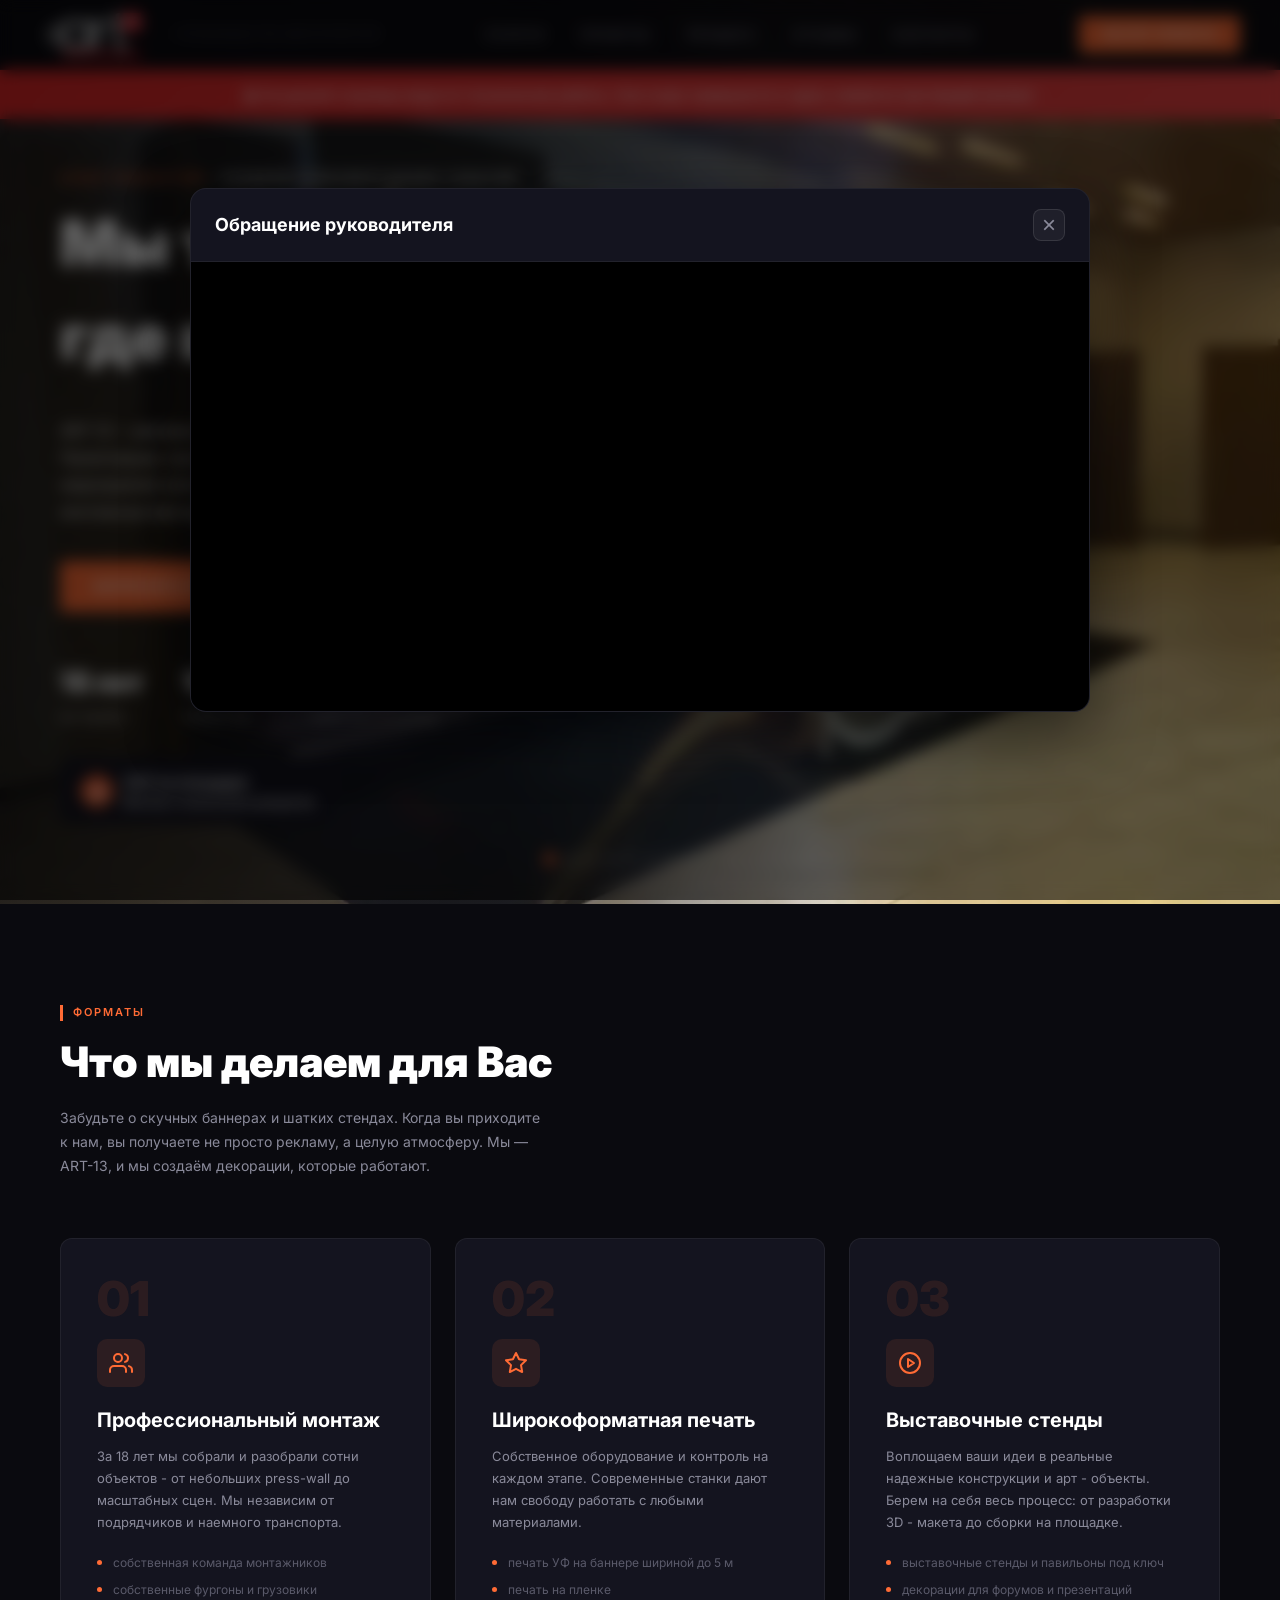
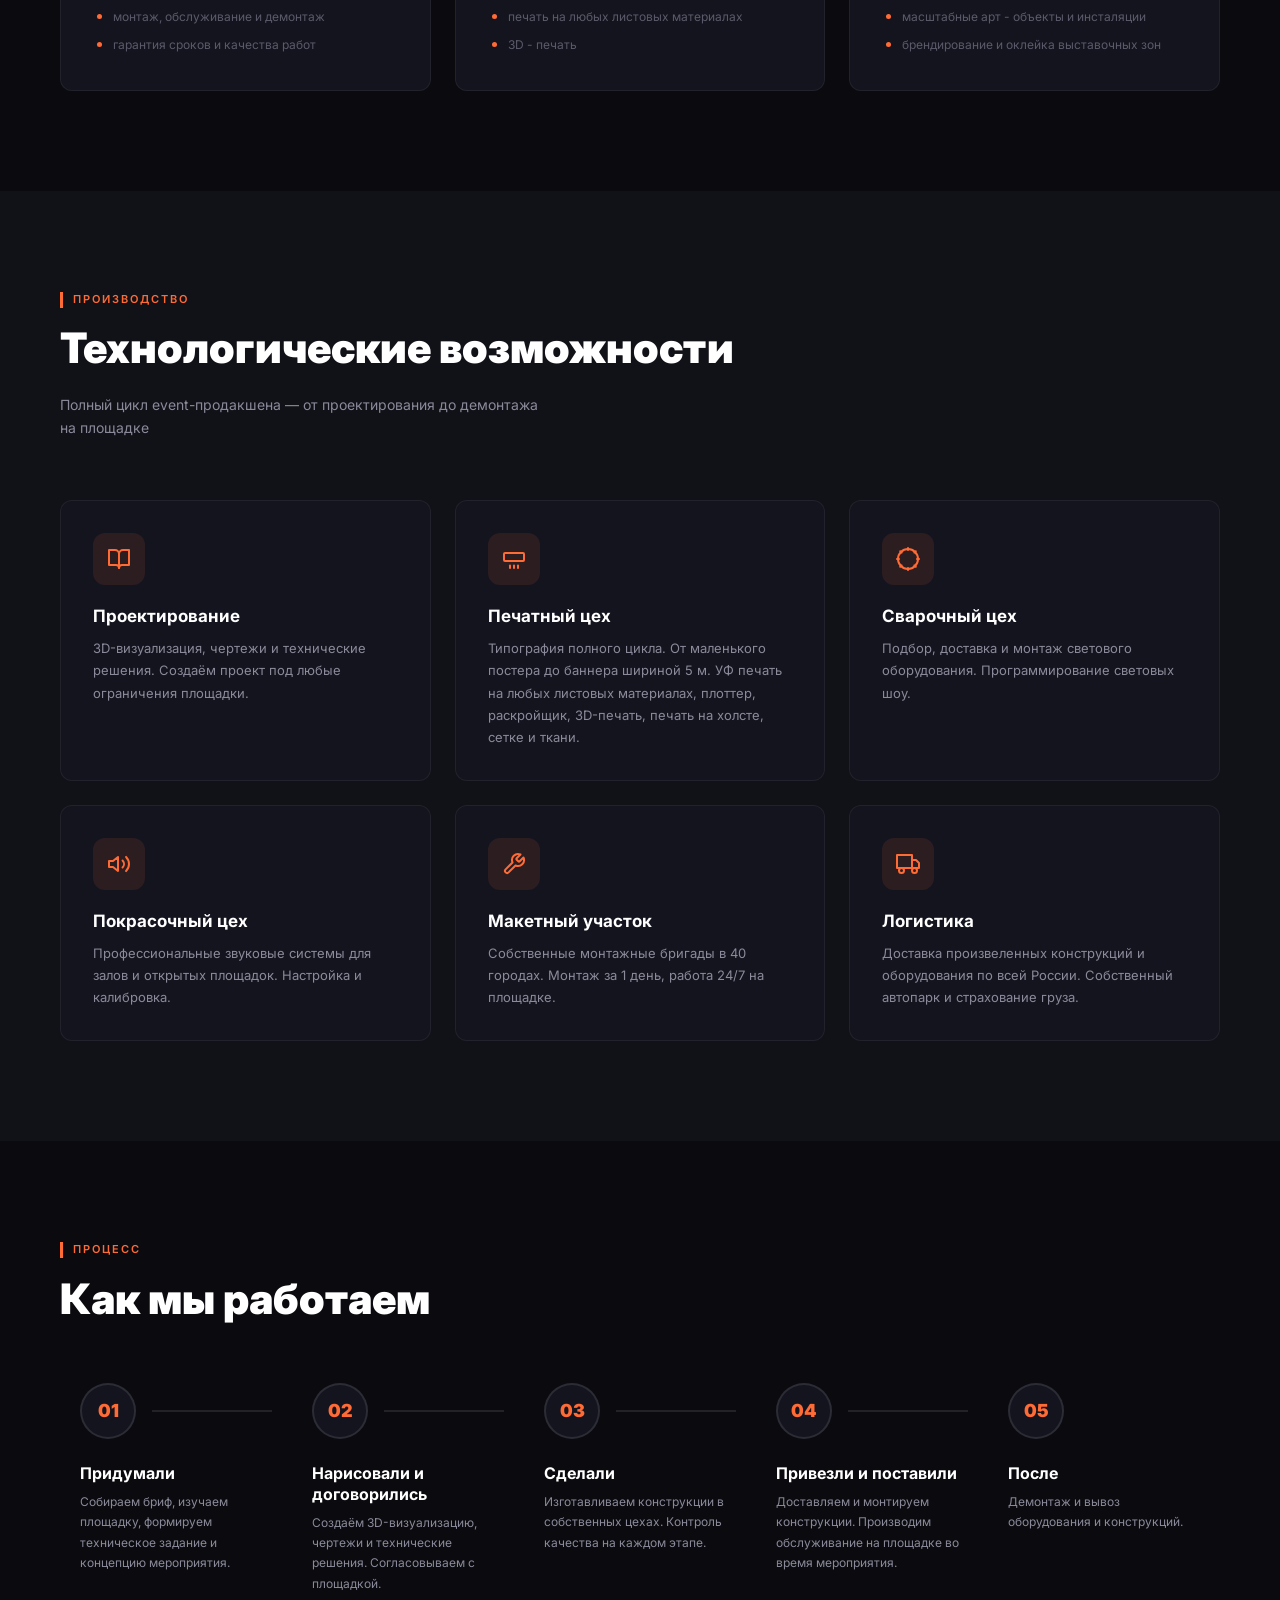
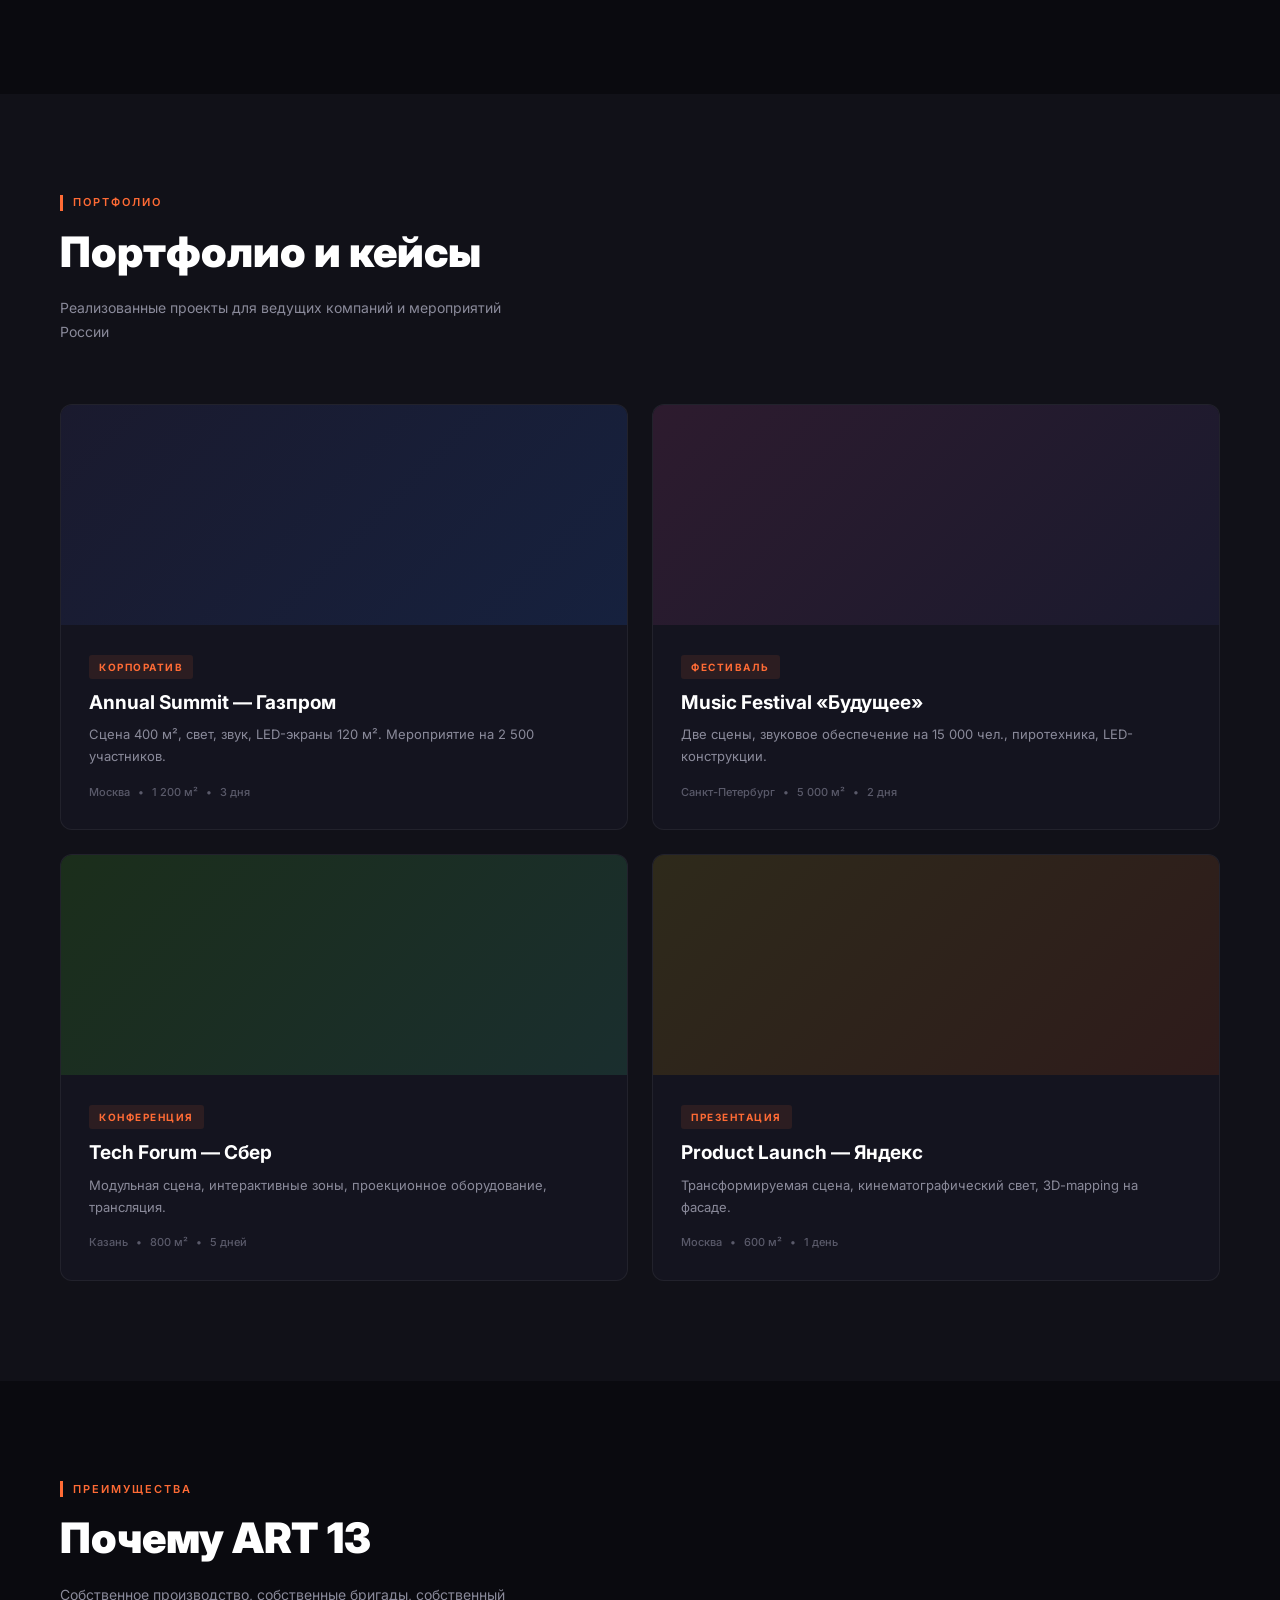
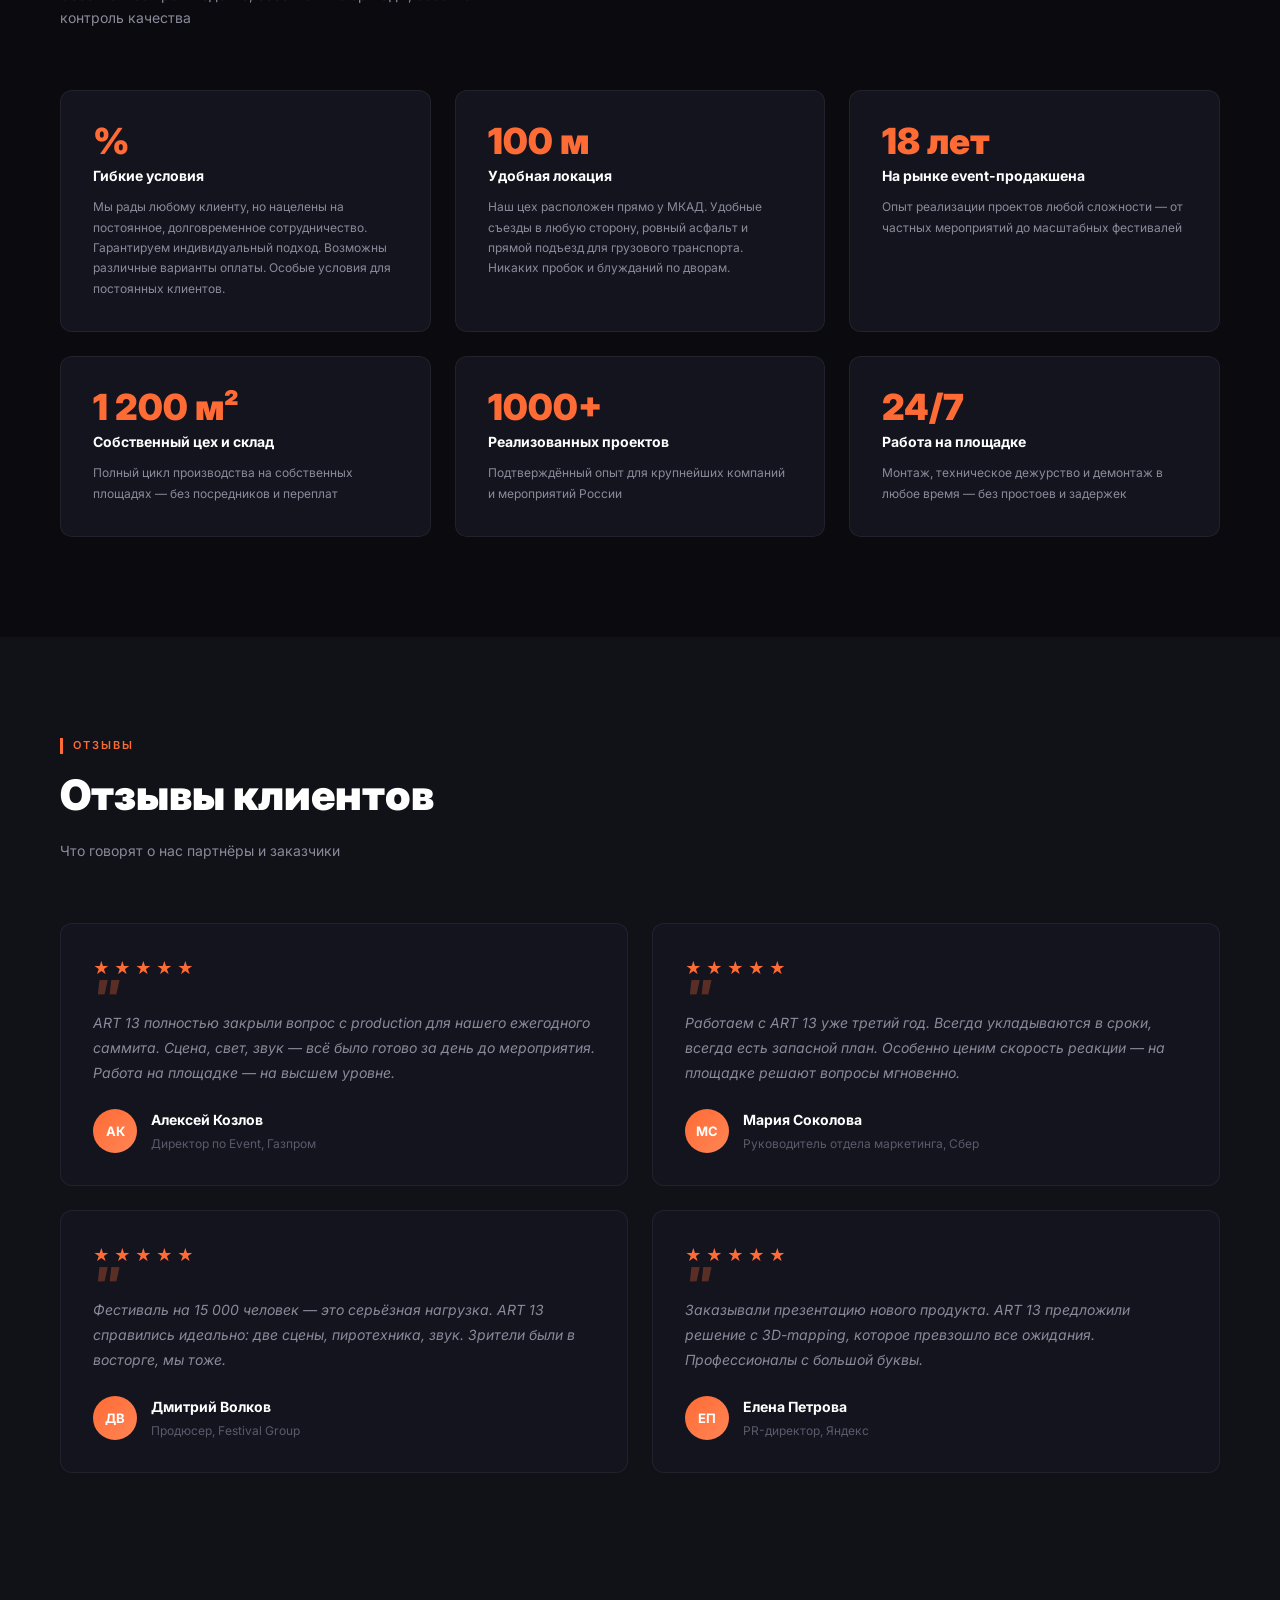
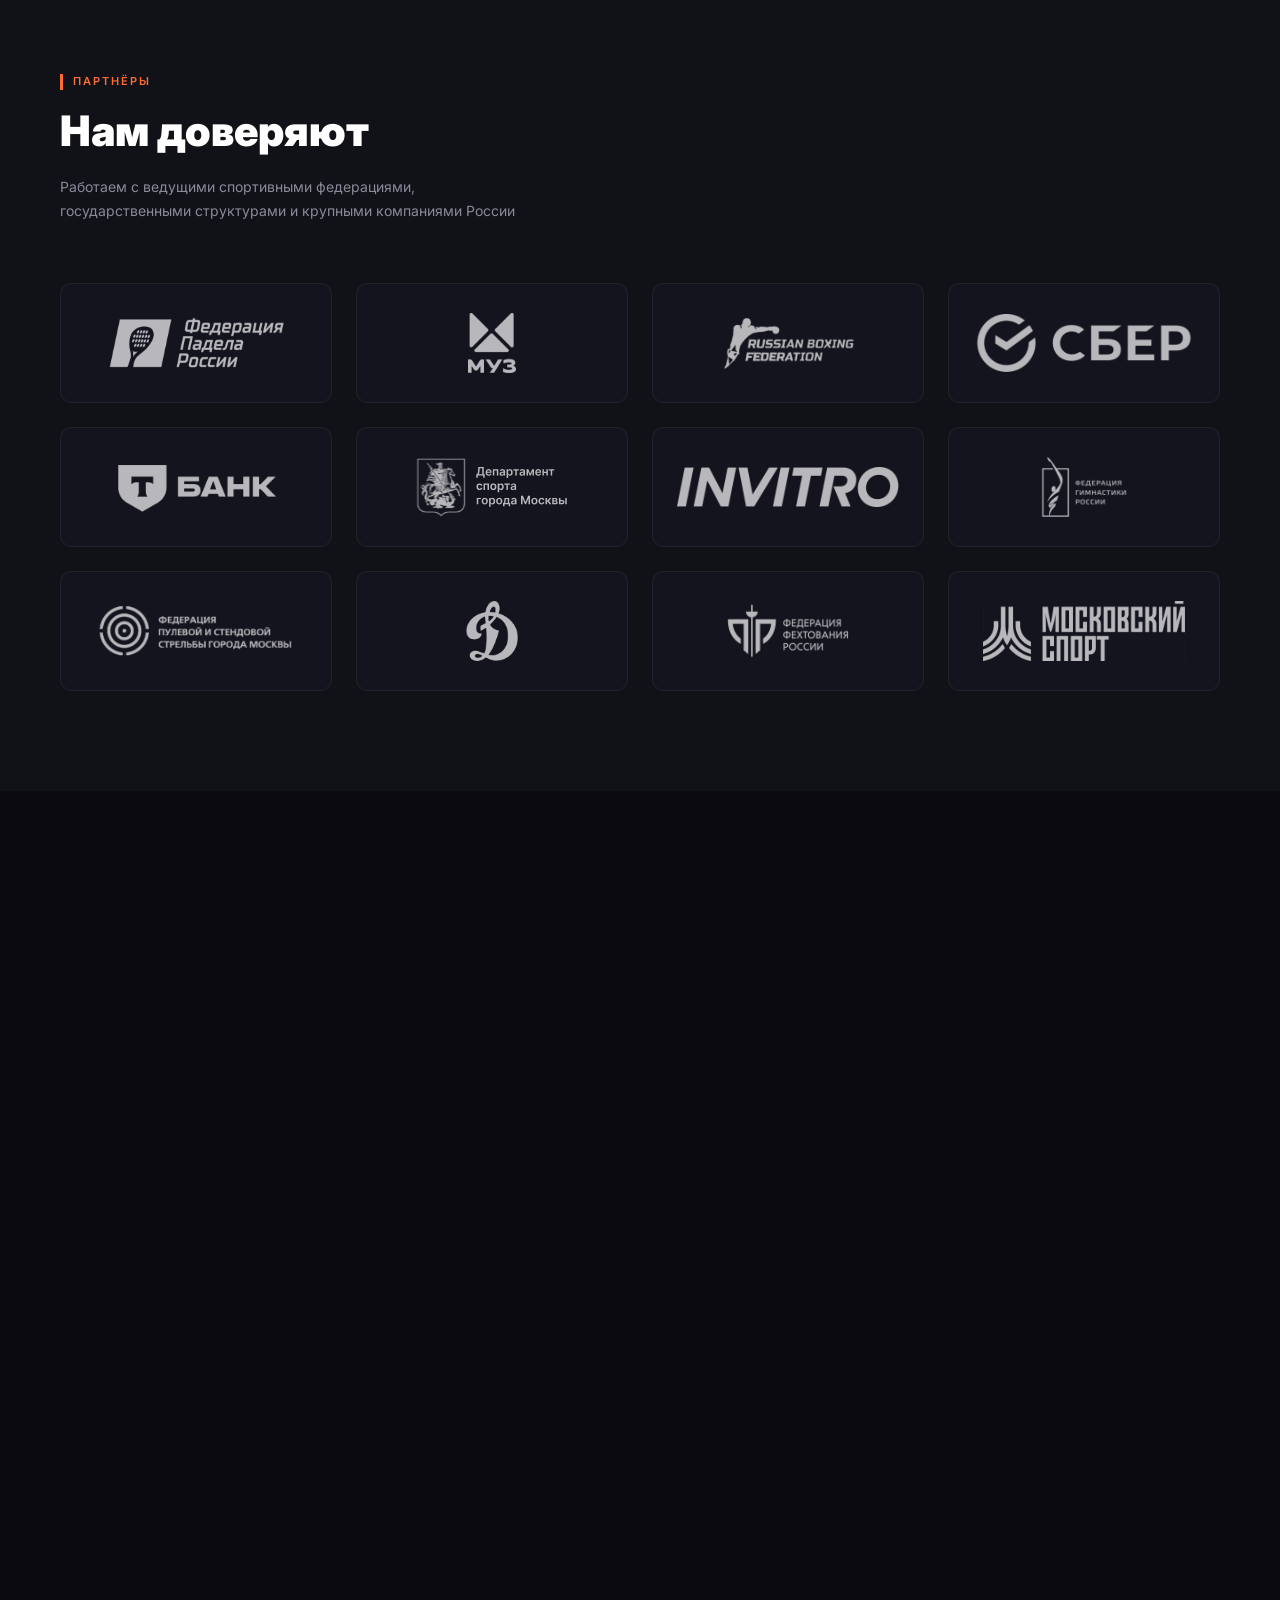
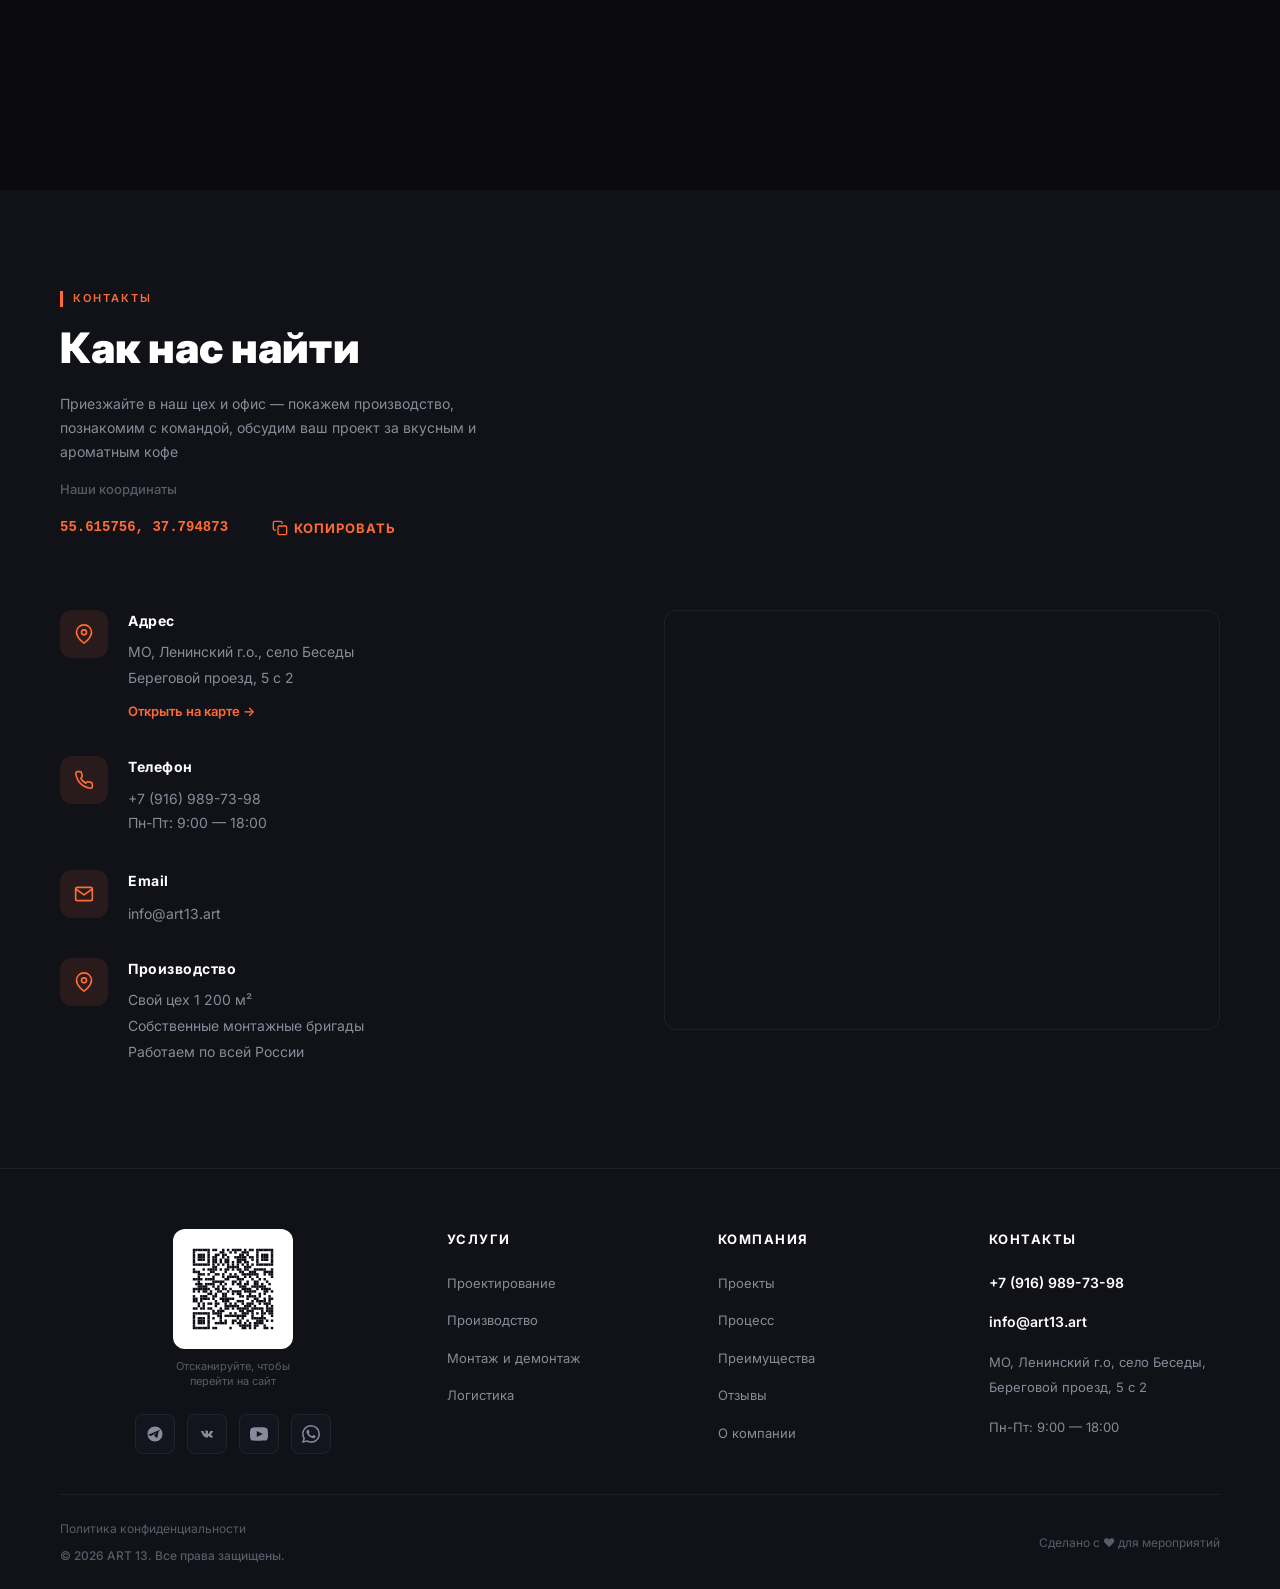
<file: index.html>
<!DOCTYPE html>
<html lang="ru">
<head>
    <meta charset="UTF-8">
    <meta name="viewport" content="width=device-width, initial-scale=1.0">
    <title>ART 13 — Производственная компания полного цикла</title>
    <meta name="description" content="ART 13 — event-продакшен полного цикла: проектирование, производство и монтаж декораций для мероприятий, выставочные стенды, фотозоны, профессионалный монтаж. Собственный цех 1200 м².">
    <meta name="keywords" content="event продакшен, монтаж сцен, световое оборудование, звуковое оборудование, производство сцен, организация мероприятий, ART 13">
    <meta property="og:title" content="ART 13 — Event-продакшен полного цикла">
    <meta property="og:description" content="Проектирование, производство и монтаж сцен, света, звука и декораций. Цех 2000 м², монтаж в 40 городах.">
    <meta property="og:type" content="website">
    <meta property="og:url" content="https://art13.art/">
    <meta property="og:image" content="https://art13.art/image/og-image.png">
    <meta name="author" content="Peter Razumkin">
    <link rel="icon" type="image/svg+xml" href="image/favicon.svg">
    <link rel="icon" type="image/png" sizes="32x32" href="image/favicon-32.png">
    <link rel="icon" type="image/png" sizes="16x16" href="image/favicon-16.png">
    <link rel="icon" type="image/png" sizes="512x512" href="image/favicon-512.png">
    <link rel="apple-touch-icon" sizes="180x180" href="image/apple-touch-icon.png">
    <link rel="preconnect" href="https://fonts.googleapis.com">
    <link rel="preconnect" href="https://fonts.gstatic.com" crossorigin>
    <link href="https://fonts.googleapis.com/css2?family=Inter:wght@400;500;600;700;900&display=swap" rel="stylesheet">
    <link rel="stylesheet" href="style.css">
    <style>
        /* ===== LOADER ===== */
        .loader {
            position: fixed;
            inset: 0;
            z-index: 99999;
            background: #0a0a0f;
            display: flex;
            align-items: center;
            justify-content: center;
            transition: opacity 0.5s ease, visibility 0.5s ease;
        }

        .loader--hidden {
            opacity: 0;
            visibility: hidden;
        }

        .loader-spinner {
            width: 40px;
            height: 40px;
            border: 3px solid rgba(255, 107, 53, 0.2);
            border-top-color: var(--accent);
            border-radius: 50%;
            animation: spin 0.8s linear infinite;
        }

        @keyframes spin {
            to { transform: rotate(360deg); }
        }
    </style>
</head>
<body>
    <!-- Loader -->
    <div class="loader" id="loader">
        <div class="loader-spinner"></div>
    </div>

    <!-- Header -->
    <header class="header">
        <div class="header-inner">
            <a href="#" class="logo">
                <img src="image/ART13.png" alt="ART 13" class="logo-img">
                <span class="logo-sub">Производство мероприятий</span>
            </a>
            <nav class="nav">
                <a href="#services">Услуги</a>
                <a href="#projects">Проекты</a>
                <a href="#process">Процесс</a>
                <a href="#reviews">Отзывы</a>
                <a href="#contacts">Контакты</a>
            </nav>
            <a href="#calc" class="btn btn-primary header-btn">Расчёт проекта</a>
        </div>
    </header>

    <!-- Информационная строка -->
    <div class="info-banner" id="infoBanner">
        <div class="container">
            <p class="info-banner-text">⚠️ На данной странице ведутся технические работы. Они скоро завершатся и здесь появится настоящий контент.</p>
        </div>
    </div>

    <!-- Hero -->
    <section class="hero">
        <!-- Слайдер фона -->
        <div class="hero-slider" id="heroSlider">
            <div class="hero-slide hero-slide--active">
                <img src="slider/1.jpg" alt="ART 13 — Проект 1">
                <div class="hero-slide-overlay"></div>
            </div>
            <div class="hero-slide">
                <img src="slider/2.jpg" alt="ART 13 — Проект 2">
                <div class="hero-slide-overlay"></div>
            </div>
            <div class="hero-slide">
                <img src="slider/3.jpg" alt="ART 13 — Проект 3">
                <div class="hero-slide-overlay"></div>
            </div>
            <div class="hero-slide">
                <img src="slider/4.jpg" alt="ART 13 — Проект 4">
                <div class="hero-slide-overlay"></div>
            </div>
            <div class="hero-slide">
                <img src="slider/5.jpg" alt="ART 13 — Проект 5">
                <div class="hero-slide-overlay"></div>
            </div>
            <div class="hero-slide">
                <img src="slider/6.jpg" alt="ART 13 — Проект 6">
                <div class="hero-slide-overlay"></div>
            </div>
            <div class="hero-slide">
                <img src="slider/7.jpg" alt="ART 13 — Проект 7">
                <div class="hero-slide-overlay"></div>
            </div>
            <div class="hero-slide">
                <img src="slider/8.jpg" alt="ART 13 — Проект 8">
                <div class="hero-slide-overlay"></div>
            </div>
            <div class="hero-slide">
                <img src="slider/9.jpg" alt="ART 13 — Проект 9">
                <div class="hero-slide-overlay"></div>
            </div>
            <div class="hero-slide">
                <img src="slider/10.jpg" alt="ART 13 — Проект 10">
                <div class="hero-slide-overlay"></div>
            </div>
        </div>

        <div class="container">
            <div class="hero-inner">
                <div class="hero-content">
                <div class="hero-badge animate-on-scroll">
                    <span>Event-production</span> · создаем атмосферу ваших событий
                </div>
                <div class="hero-typing animate-on-scroll" style="transition-delay: 0.1s;">
                    <div class="typing-line typing-line--static">Мы там,</div>
                    <div class="typing-line"><span class="typing-text" id="hero-typing-text"></span></div>
                </div>
                <p class="hero-text animate-on-scroll" style="transition-delay: 0.2s;">
                    ART-13 — рекламно-производственная компания полного цикла. Проектируем, производим и монтируем декорации для мероприятий любого масштаба. Собственный цех 1 200 м² и монтажные бригады проффесионалов.
                </p>
                <div class="hero-buttons animate-on-scroll" style="transition-delay: 0.3s;">
                    <a href="#calc" class="btn btn-primary">Запросить расчёт</a>
                    <a href="#projects" class="btn btn-outline">Смотреть проекты</a>
                </div>
                <div class="hero-stats animate-on-scroll" style="transition-delay: 0.4s;">
                    <div class="hero-stat">
                        <span class="hero-stat-value">18 лет</span>
                        <span class="hero-stat-label">На рынке</span>
                    </div>
                    <div class="hero-stat">
                        <span class="hero-stat-value">1000+</span>
                        <span class="hero-stat-label">Проектов</span>
                    </div>
                    <div class="hero-stat">
                        <span class="hero-stat-value">1 200 м²</span>
                        <span class="hero-stat-label">Свой цех и склад</span>
                    </div>
                </div>
                <div class="hero-visual-badge animate-on-scroll animate--left" style="transition-delay: 0.5s;">
                        <div class="icon">⏰</div>
                        <div>
                            <div style="font-size: 14px; font-weight: 700;">24/7 на площадке</div>
                            <div style="font-size: 11px; color: #ffffff;">Монтаж и техническое дежурство</div>
                        </div>
                    </div>
                </div>
            </div>
        </div>

        <!-- Video Modal -->
        <div class="video-modal" id="videoModal">
            <div class="video-modal-overlay" id="videoModalOverlay"></div>
            <div class="video-modal-content">
                <div class="video-modal-inner">
                    <div class="video-modal-header">
                        <h3 class="video-modal-title">Обращение руководителя</h3>
                        <button class="video-modal-close" id="videoModalClose">&times;</button>
                    </div>
                    <div class="video-modal-video">
                        <video id="modalVideo" playsinline>
                            <source src="video/ceo-video.mp4" type="video/mp4">
                            Ваш браузер не поддерживает видео.
                        </video>
                    </div>
                </div>
            </div>
        </div>

        <!-- Slider Navigation -->
        <div class="hero-slider-nav" id="heroSliderNav">
            <button class="hero-slider-dot hero-slider-dot--active" data-slide="0" aria-label="Слайд 1"></button>
            <button class="hero-slider-dot" data-slide="1" aria-label="Слайд 2"></button>
            <button class="hero-slider-dot" data-slide="2" aria-label="Слайд 3"></button>
            <button class="hero-slider-dot" data-slide="3" aria-label="Слайд 4"></button>
            <button class="hero-slider-dot" data-slide="4" aria-label="Слайд 5"></button>
            <button class="hero-slider-dot" data-slide="5" aria-label="Слайд 6"></button>
            <button class="hero-slider-dot" data-slide="6" aria-label="Слайд 7"></button>
            <button class="hero-slider-dot" data-slide="7" aria-label="Слайд 8"></button>
            <button class="hero-slider-dot" data-slide="8" aria-label="Слайд 9"></button>
            <button class="hero-slider-dot" data-slide="9" aria-label="Слайд 10"></button>
        </div>
    </section>

    <!-- Main -->
    <main>
        <!-- Section 01 — Форматы мероприятий -->
        <section class="section formats" id="services">
            <div class="container">
                <div class="section-header animate-on-scroll">
                    <div class="section-label">Форматы</div>
                    <h2 class="section-title">Что мы делаем для Вас</h2>
                    <p class="section-desc">Забудьте о скучных баннерах и шатких стендах. Когда вы приходите к нам, вы получаете не просто рекламу, а целую атмосферу. Мы — ART-13, и мы создаём декорации, которые работают.</p>
                </div>
                <div class="formats-grid">
                    <div class="format-card animate-on-scroll" data-delay="1">
                        <div class="format-card-number">01</div>
                        <div class="format-card-icon">
                            <svg width="24" height="24" viewBox="0 0 24 24" fill="none" stroke="currentColor" stroke-width="2" stroke-linecap="round" stroke-linejoin="round">
                                <path d="M17 21v-2a4 4 0 0 0-4-4H5a4 4 0 0 0-4 4v2"/>
                                <circle cx="9" cy="7" r="4"/>
                                <path d="M23 21v-2a4 4 0 0 0-3-3.87"/>
                                <path d="M16 3.13a4 4 0 0 1 0 7.75"/>
                            </svg>
                        </div>
                        <h3 class="format-card-title">Профессиональный монтаж</h3>
                        <p class="format-card-desc"> За 18 лет мы собрали и разобрали сотни объектов - от небольших press-wall до масштабных сцен. Мы независим от подрядчиков и наемного транспорта.</p>
</p>
                        <ul class="format-card-list">
                            <li>собственная команда монтажников</li>
                            <li>собственные фургоны и грузовики</li>
                            <li>монтаж, обслуживание и демонтаж</li>
                            <li>гарантия сроков и качества работ</li>
                        </ul>
                    </div>
                    <div class="format-card animate-on-scroll" data-delay="2">
                        <div class="format-card-number">02</div>
                        <div class="format-card-icon">
                            <svg width="24" height="24" viewBox="0 0 24 24" fill="none" stroke="currentColor" stroke-width="2" stroke-linecap="round" stroke-linejoin="round">
                                <polygon points="12 2 15.09 8.26 22 9.27 17 14.14 18.18 21.02 12 17.77 5.82 21.02 7 14.14 2 9.27 8.91 8.26 12 2"/>
                            </svg>
                        </div>
                        <h3 class="format-card-title">Широкоформатная печать</h3>
                        <p class="format-card-desc">Собственное оборудование и контроль на каждом этапе. Современные станки дают нам свободу работать с любыми материалами.</p>
                        <ul class="format-card-list">
                            <li>печать УФ на баннере шириной до 5 м</li>
                            <li>печать на пленке</li>
                            <li>печать на любых листовых материалах</li>
                            <li>3D - печать</li>
                        </ul>
                    </div>
                    <div class="format-card animate-on-scroll" data-delay="3">
                        <div class="format-card-number">03</div>
                        <div class="format-card-icon">
                            <svg width="24" height="24" viewBox="0 0 24 24" fill="none" stroke="currentColor" stroke-width="2" stroke-linecap="round" stroke-linejoin="round">
                                <circle cx="12" cy="12" r="10"/>
                                <polygon points="10 8 16 12 10 16 10 8"/>
                            </svg>
                        </div>
                        <h3 class="format-card-title">Выставочные стенды</h3>
                        <p class="format-card-desc">Воплощаем ваши идеи в реальные надежные конструкции и арт - объекты. Берем на себя весь процесс: от разработки 3D - макета до сборки на площадке.</p>
                        <ul class="format-card-list">
                            <li>выставочные стенды и павильоны под ключ</li>
                            <li>декорации для форумов и презентаций</li>
                            <li>масштабные арт - объекты и инсталяции</li>
                            <li>брендирование и оклейка выставочных зон</li>
                        </ul>
                    </div>
                </div>
            </div>
        </section>

        <!-- Section 02 — Производство -->
        <section class="section services" id="services-detail">
            <div class="container">
                <div class="section-header animate-on-scroll">
                    <div class="section-label">Производство</div>
                    <h2 class="section-title">Технологические возможности</h2>
                    <p class="section-desc">Полный цикл event-продакшена — от проектирования до демонтажа на площадке</p>
                </div>
                <div class="services-grid">
                    <div class="service-card animate-on-scroll" data-delay="1">
                        <div class="service-card-icon">
                            <svg width="24" height="24" viewBox="0 0 24 24" fill="none" stroke="currentColor" stroke-width="2" stroke-linecap="round" stroke-linejoin="round">
                                <path d="M2 3h6a4 4 0 0 1 4 4v14a3 3 0 0 0-3-3H2z"/>
                                <path d="M22 3h-6a4 4 0 0 0-4 4v14a3 3 0 0 1 3-3h7z"/>
                            </svg>
                        </div>
                        <h3 class="service-card-title">Проектирование</h3>
                        <p class="service-card-desc">3D-визуализация, чертежи и технические решения. Создаём проект под любые ограничения площадки.</p>
                    </div>
                    <div class="service-card">
                        <div class="service-card-icon">
                            <svg width="24" height="24" viewBox="0 0 24 24" fill="none" stroke="currentColor" stroke-width="2" stroke-linecap="round" stroke-linejoin="round">
                                <rect x="2" y="6" width="20" height="8" rx="1"/>
                                <path d="M12 18.5v2.5"/>
                                <path d="M8 18.5v2.5"/>
                                <path d="M16 18.5v2.5"/>
                            </svg>
                        </div>
                        <h3 class="service-card-title">Печатный цех</h3>
                        <p class="service-card-desc">Типография полного цикла. От маленького постера до баннера шириной 5 м. УФ печать на любых листовых материалах, плоттер, раскройщик, 3D-печать, печать на холсте, сетке и ткани.</p>
                    </div>
                    
                    <div class="service-card animate-on-scroll" data-delay="2">
                        <div class="service-card-icon">
                            <svg width="24" height="24" viewBox="0 0 24 24" fill="none" stroke="currentColor" stroke-width="2" stroke-linecap="round" stroke-linejoin="round">
                                <circle cx="12" cy="12" r="10"/>
                                <line x1="12" y1="1" x2="12" y2="3"/>
                                <line x1="12" y1="21" x2="12" y2="23"/>
                                <line x1="4.22" y1="4.22" x2="5.64" y2="5.64"/>
                                <line x1="18.36" y1="18.36" x2="19.78" y2="19.78"/>
                                <line x1="1" y1="12" x2="3" y2="12"/>
                                <line x1="21" y1="12" x2="23" y2="12"/>
                                <line x1="4.22" y1="19.78" x2="5.64" y2="18.36"/>
                                <line x1="18.36" y1="5.64" x2="19.78" y2="4.22"/>
                            </svg>
                        </div>
                        <h3 class="service-card-title">Сварочный цех</h3>
                        <p class="service-card-desc">Подбор, доставка и монтаж светового оборудования. Программирование световых шоу.</p>
                    </div>
                    <div class="service-card animate-on-scroll" data-delay="3">
                        <div class="service-card-icon">
                            <svg width="24" height="24" viewBox="0 0 24 24" fill="none" stroke="currentColor" stroke-width="2" stroke-linecap="round" stroke-linejoin="round">
                                <polygon points="11 5 6 9 2 9 2 15 6 15 11 19 11 5"/>
                                <path d="M19.07 4.93a10 10 0 0 1 0 14.14"/>
                                <path d="M15.54 8.46a5 5 0 0 1 0 7.07"/>
                            </svg>
                        </div>
                        <h3 class="service-card-title">Покрасочный цех</h3>
                        <p class="service-card-desc">Профессиональные звуковые системы для залов и открытых площадок. Настройка и калибровка.</p>
                    </div>
                  
                    <div class="service-card animate-on-scroll" data-delay="4">
                        <div class="service-card-icon">
                            <svg width="24" height="24" viewBox="0 0 24 24" fill="none" stroke="currentColor" stroke-width="2" stroke-linecap="round" stroke-linejoin="round">
                                <path d="M14.7 6.3a1 1 0 0 0 0 1.4l1.6 1.6a1 1 0 0 0 1.4 0l3.77-3.77a6 6 0 0 1-7.94 7.94l-6.91 6.91a2.12 2.12 0 0 1-3-3l6.91-6.91a6 6 0 0 1 7.94-7.94l-3.76 3.76z"/>
                            </svg>
                        </div>
                        <h3 class="service-card-title">Макетный участок</h3>
                        <p class="service-card-desc">Собственные монтажные бригады в 40 городах. Монтаж за 1 день, работа 24/7 на площадке.</p>
                    </div>
                    <div class="service-card animate-on-scroll" data-delay="5">
                        <div class="service-card-icon">
                            <svg width="24" height="24" viewBox="0 0 24 24" fill="none" stroke="currentColor" stroke-width="2" stroke-linecap="round" stroke-linejoin="round">
                                <rect x="1" y="3" width="15" height="13"/>
                                <polygon points="16 8 20 8 23 11 23 16 16 16 16 8"/>
                                <circle cx="5.5" cy="18.5" r="2.5"/>
                                <circle cx="18.5" cy="18.5" r="2.5"/>
                            </svg>
                        </div>
                        <h3 class="service-card-title">Логистика</h3>
                        <p class="service-card-desc">Доставка произвеленных конструкций и оборудования по всей России. Собственный автопарк и страхование груза.</p>
                    </div>
                    
                </div>
            </div>
        </section>

        <!-- Section 03 — Процесс production -->
        <section class="section process animate-on-scroll" id="process">
            <div class="container">
                <div class="section-header animate-on-scroll">
                    <div class="section-label">Процесс</div>
                    <h2 class="section-title">Как мы работаем</h2>
                   <!-- <p class="section-desc">Наша схема</p>-->
                </div>
                <div class="process-timeline">
                    <div class="process-step animate-on-scroll" data-delay="1">
                        <div class="process-step-header">
                            <div class="process-step-number">01</div>
                            <div class="process-step-line"></div>
                        </div>
                        <h3 class="process-step-title">Придумали</h3>
                        <p class="process-step-desc">Собираем бриф, изучаем площадку, формируем техническое задание и концепцию мероприятия.</p>
                    </div>
                    <div class="process-step animate-on-scroll" data-delay="2">
                        <div class="process-step-header">
                            <div class="process-step-number">02</div>
                            <div class="process-step-line"></div>
                        </div>
                        <h3 class="process-step-title">Нарисовали и  договорились</h3>
                        <p class="process-step-desc">Создаём 3D-визуализацию, чертежи и технические решения. Согласовываем с площадкой.</p>
                    </div>
                    <div class="process-step animate-on-scroll" data-delay="3">
                        <div class="process-step-header">
                            <div class="process-step-number">03</div>
                            <div class="process-step-line"></div>
                        </div>
                        <h3 class="process-step-title">Сделали</h3>
                        <p class="process-step-desc">Изготавливаем конструкции в собственных цехах. Контроль качества на каждом этапе.</p>
                    </div>
                    <div class="process-step animate-on-scroll" data-delay="4">
                        <div class="process-step-header">
                            <div class="process-step-number">04</div>
                            <div class="process-step-line"></div>
                        </div>
                        <h3 class="process-step-title">Привезли и поставили</h3>
                        <p class="process-step-desc">Доставляем и монтируем конструкции. Производим обслуживание на площадке во время мероприятия. </p>
                    </div>
                    <div class="process-step animate-on-scroll" data-delay="5">
                        <div class="process-step-header">
                            <div class="process-step-number">05</div>
                        </div>
                        <h3 class="process-step-title">После</h3>
                        <p class="process-step-desc"> Демонтаж и вывоз оборудования и конструкций.</p>
                    </div>
                </div>
            </div>
        </section>

        <!-- Section 04 — Портфолио/кейсы -->
        <section class="section portfolio" id="projects">
            <div class="container">
                <div class="section-header animate-on-scroll">
                    <div class="section-label">Портфолио</div>
                    <h2 class="section-title">Портфолио и кейсы</h2>
                    <p class="section-desc">Реализованные проекты для ведущих компаний и мероприятий России</p>
                </div>
                <div class="portfolio-grid">
                    <a href="portfolio-01.html" class="portfolio-card animate-on-scroll" data-delay="1">
                        <div class="portfolio-card-image" style="background: linear-gradient(135deg, #1a1a2e, #16213e);">
                            <div class="portfolio-card-overlay">
                                <span>Смотреть кейс</span>
                            </div>
                        </div>
                        <div class="portfolio-card-content">
                            <div class="portfolio-card-tag">Корпоратив</div>
                            <h3 class="portfolio-card-title">Annual Summit — Газпром</h3>
                            <p class="portfolio-card-desc">Сцена 400 м², свет, звук, LED-экраны 120 м². Мероприятие на 2 500 участников.</p>
                            <div class="portfolio-card-meta">
                                <span>Москва</span>
                                <span>•</span>
                                <span>1 200 м²</span>
                                <span>•</span>
                                <span>3 дня</span>
                            </div>
                        </div>
                    </a>
                    <a href="portfolio-02.html" class="portfolio-card animate-on-scroll" data-delay="2">
                        <div class="portfolio-card-image" style="background: linear-gradient(135deg, #2d1b2e, #1a1a2e);">
                            <div class="portfolio-card-overlay">
                                <span>Смотреть кейс</span>
                            </div>
                        </div>
                        <div class="portfolio-card-content">
                            <div class="portfolio-card-tag">Фестиваль</div>
                            <h3 class="portfolio-card-title">Music Festival «Будущее»</h3>
                            <p class="portfolio-card-desc">Две сцены, звуковое обеспечение на 15 000 чел., пиротехника, LED-конструкции.</p>
                            <div class="portfolio-card-meta">
                                <span>Санкт-Петербург</span>
                                <span>•</span>
                                <span>5 000 м²</span>
                                <span>•</span>
                                <span>2 дня</span>
                            </div>
                        </div>
                    </a>
                    <a href="portfolio-03.html" class="portfolio-card animate-on-scroll" data-delay="3">
                        <div class="portfolio-card-image" style="background: linear-gradient(135deg, #1b2e1b, #1a2e2e);">
                            <div class="portfolio-card-overlay">
                                <span>Смотреть кейс</span>
                            </div>
                        </div>
                        <div class="portfolio-card-content">
                            <div class="portfolio-card-tag">Конференция</div>
                            <h3 class="portfolio-card-title">Tech Forum — Сбер</h3>
                            <p class="portfolio-card-desc">Модульная сцена, интерактивные зоны, проекционное оборудование, трансляция.</p>
                            <div class="portfolio-card-meta">
                                <span>Казань</span>
                                <span>•</span>
                                <span>800 м²</span>
                                <span>•</span>
                                <span>5 дней</span>
                            </div>
                        </div>
                    </a>
                    <a href="portfolio-04.html" class="portfolio-card animate-on-scroll" data-delay="4">
                        <div class="portfolio-card-image" style="background: linear-gradient(135deg, #2e2a1b, #2e1b1b);">
                            <div class="portfolio-card-overlay">
                                <span>Смотреть кейс</span>
                            </div>
                        </div>
                        <div class="portfolio-card-content">
                            <div class="portfolio-card-tag">Презентация</div>
                            <h3 class="portfolio-card-title">Product Launch — Яндекс</h3>
                            <p class="portfolio-card-desc">Трансформируемая сцена, кинематографический свет, 3D-mapping на фасаде.</p>
                            <div class="portfolio-card-meta">
                                <span>Москва</span>
                                <span>•</span>
                                <span>600 м²</span>
                                <span>•</span>
                                <span>1 день</span>
                            </div>
                        </div>
                    </a>
                </div>
            </div>
        </section>          

        <!-- Section 05 — Почему ART 13 -->
        <section class="section advantages" id="advantages">
            <div class="container">
                <div class="section-header animate-on-scroll">
                    <div class="section-label">Преимущества</div>
                    <h2 class="section-title">Почему ART 13</h2>
                    <p class="section-desc">Собственное производство, собственные бригады, собственный контроль качества</p>
                </div>
                <div class="advantages-grid">
                    <div class="advantage-card animate-on-scroll" data-delay="1">
                        <div class="advantage-card-value">%</div>
                        <div class="advantage-card-label">Гибкие условия</div>
                        <p class="advantage-card-desc">Мы рады любому клиенту, но нацелены на постоянное, долговременное сотрудничество. Гарантируем индивидуальный подход. Возможны различные варианты оплаты. Особые условия для постоянных клиентов.</p>
                    </div>
                    <div class="advantage-card">
                        <div class="advantage-card-value">100 м</div>
                        <div class="advantage-card-label">Удобная локация</div>
                        <p class="advantage-card-desc">Наш цех расположен прямо у МКАД. Удобные съезды в любую сторону, ровный асфальт и прямой подъезд для грузового транспорта. Никаких пробок и блужданий по дворам.</p>
                    </div>
                    <div class="advantage-card">
                        <div class="advantage-card-value">18 лет</div>
                        <div class="advantage-card-label">На рынке event-продакшена</div>
                        <p class="advantage-card-desc">Опыт реализации проектов любой сложности — от частных мероприятий до масштабных фестивалей</p>
                    </div>
                    <div class="advantage-card animate-on-scroll" data-delay="2">
                        <div class="advantage-card-value">1 200 м²</div>
                        <div class="advantage-card-label">Собственный цех и склад</div>
                        <p class="advantage-card-desc">Полный цикл производства на собственных площадях — без посредников и переплат</p>
                    </div>
                    <div class="advantage-card animate-on-scroll" data-delay="3">
                        <div class="advantage-card-value">1000+</div>
                        <div class="advantage-card-label">Реализованных проектов</div>
                        <p class="advantage-card-desc">Подтверждённый опыт для крупнейших компаний и мероприятий России</p>
                    </div>
                    <div class="advantage-card animate-on-scroll" data-delay="4">
                        <div class="advantage-card-value">24/7</div>
                        <div class="advantage-card-label">Работа на площадке</div>
                        <p class="advantage-card-desc">Монтаж, техническое дежурство и демонтаж в любое время — без простоев и задержек</p>
                    </div>
                    </div>
                </div>
            </div>
        </section>

        <!-- Section 06 — Отзывы клиентов -->
        <section class="section reviews" id="reviews">
            <div class="container">
                <div class="section-header animate-on-scroll">
                    <div class="section-label">Отзывы</div>
                    <h2 class="section-title">Отзывы клиентов</h2>
                    <p class="section-desc">Что говорят о нас партнёры и заказчики</p>
                </div>
                <div class="reviews-grid">
                    <div class="review-card animate-on-scroll" data-delay="1">
                        <div class="review-card-stars">
                            <span>★</span><span>★</span><span>★</span><span>★</span><span>★</span>
                        </div>
                        <p class="review-card-text">ART 13 полностью закрыли вопрос с production для нашего ежегодного саммита. Сцена, свет, звук — всё было готово за день до мероприятия. Работа на площадке — на высшем уровне.</p>
                        <div class="review-card-author">
                            <div class="review-card-avatar">АК</div>
                            <div>
                                <div class="review-card-name">Алексей Козлов</div>
                                <div class="review-card-role">Директор по Event, Газпром</div>
                            </div>
                        </div>
                    </div>
                    <div class="review-card">
                        <div class="review-card-stars">
                            <span>★</span><span>★</span><span>★</span><span>★</span><span>★</span>
                        </div>
                        <p class="review-card-text">Работаем с ART 13 уже третий год. Всегда укладываются в сроки, всегда есть запасной план. Особенно ценим скорость реакции — на площадке решают вопросы мгновенно.</p>
                        <div class="review-card-author">
                            <div class="review-card-avatar">МС</div>
                            <div>
                                <div class="review-card-name">Мария Соколова</div>
                                <div class="review-card-role">Руководитель отдела маркетинга, Сбер</div>
                            </div>
                        </div>
                    </div>
                    <div class="review-card animate-on-scroll" data-delay="2">
                        <div class="review-card-stars">
                            <span>★</span><span>★</span><span>★</span><span>★</span><span>★</span>
                        </div>
                        <p class="review-card-text">Фестиваль на 15 000 человек — это серьёзная нагрузка. ART 13 справились идеально: две сцены, пиротехника, звук. Зрители были в восторге, мы тоже.</p>
                        <div class="review-card-author">
                            <div class="review-card-avatar">ДВ</div>
                            <div>
                                <div class="review-card-name">Дмитрий Волков</div>
                                <div class="review-card-role">Продюсер, Festival Group</div>
                            </div>
                        </div>
                    </div>
                    <div class="review-card animate-on-scroll" data-delay="3">
                        <div class="review-card-stars">
                            <span>★</span><span>★</span><span>★</span><span>★</span><span>★</span>
                        </div>
                        <p class="review-card-text">Заказывали презентацию нового продукта. ART 13 предложили решение с 3D-mapping, которое превзошло все ожидания. Профессионалы с большой буквы.</p>
                        <div class="review-card-author">
                            <div class="review-card-avatar">ЕП</div>
                            <div>
                                <div class="review-card-name">Елена Петрова</div>
                                <div class="review-card-role">PR-директор, Яндекс</div>
                            </div>
                        </div>
                    </div>
                </div>
            </div>
        </section>

        <!-- Section 06.5 — Нам доверяют -->
        <section class="section partners" id="partners">
            <div class="container">
                <div class="section-header animate-on-scroll">
                    <div class="section-label">Партнёры</div>
                    <h2 class="section-title">Нам доверяют</h2>
                    <p class="section-desc">Работаем с ведущими спортивными федерациями, государственными структурами и крупными компаниями России</p>
                </div>
                <div class="partners-grid">
                    <div class="partner-item animate-on-scroll" data-delay="1">
                        <div class="partner-logo">
                            <img src="partners/federaciya-padela-rossii.svg" alt="Федерация Падела России">
                        </div>
                    </div>
                    <div class="partner-item animate-on-scroll" data-delay="2">
                        <div class="partner-logo">
                            <img src="partners/muz-tv.svg" alt="МУЗ ТВ">
                        </div>
                    </div>
                    <div class="partner-item animate-on-scroll" data-delay="3">
                        <div class="partner-logo">
                            <img src="partners/federaciya-boksa-rossii.svg" alt="Федерация Бокса России">
                        </div>
                    </div>
                    <div class="partner-item animate-on-scroll" data-delay="4">
                        <div class="partner-logo">
                            <img src="partners/sber.svg" alt="Сбер">
                        </div>
                    </div>
                    <div class="partner-item animate-on-scroll" data-delay="5">
                        <div class="partner-logo">
                            <img src="partners/t-bank.svg" alt="T — Банк">
                        </div>
                    </div>
                    <div class="partner-item animate-on-scroll" data-delay="6">
                        <div class="partner-logo">
                            <img src="partners/departament-sporta-moskvy.svg" alt="Департамент спорта Москвы">
                        </div>
                    </div>
                    <div class="partner-item animate-on-scroll" data-delay="7">
                        <div class="partner-logo">
                            <img src="partners/invitro.svg" alt="INVITRO">
                        </div>
                    </div>
                    <div class="partner-item animate-on-scroll" data-delay="8">
                        <div class="partner-logo">
                            <img src="partners/federaciya-gimnastiki-rossii.svg" alt="Федерация гимнастики России">
                        </div>
                    </div>
                    <div class="partner-item animate-on-scroll" data-delay="9">
                        <div class="partner-logo">
                            <img src="partners/federaciya-pulevoy-strelby.svg" alt="Федерация пулевой и стендовой стрельбы Москвы">
                        </div>
                    </div>
                    <div class="partner-item animate-on-scroll" data-delay="10">
                        <div class="partner-logo">
                            <img src="partners/dinamo.svg" alt="Общество «Динамо»">
                        </div>
                    </div>
                    <div class="partner-item animate-on-scroll" data-delay="11">
                        <div class="partner-logo">
                            <img src="partners/federaciya-fektovaniya.svg" alt="Федерация фехтования России">
                        </div>
                    </div>
                    <div class="partner-item animate-on-scroll" data-delay="1">
                        <div class="partner-logo">
                            <img src="partners/moskovskiy-sport.svg" alt="Московский спорт">
                        </div>
                    </div>
                </div>
            </div>
        </section>

        <!-- Section 07 — Расчёт проекта + форма -->
        <section class="section calc" id="calc">
            <div class="container">
                <div class="calc-inner">
                    <div class="calc-info animate-on-scroll">
                        <div class="section-label">Начать проект</div>
                        <h2 class="section-title">Расчёт проекта</h2>
                        <p class="calc-desc">Расскажите о вашем мероприятии — мы подготовим коммерческое предложение в течение 24 часов</p>
                        <div class="calc-features">
                            <div class="calc-feature">
                                <div class="calc-feature-icon">✓</div>
                                <span>Расчёт за 24 часа</span>
                            </div>
                            <div class="calc-feature">
                                <div class="calc-feature-icon">✓</div>
                                <span>Бесплатная консультация</span>
                            </div>
                            <div class="calc-feature">
                                <div class="calc-feature-icon">✓</div>
                                <span>Индивидуальное решение</span>
                            </div>
                        </div>
                        <div class="calc-contacts">
                            <div class="calc-contact-item">
                                <div class="calc-contact-icon">📞</div>
                                <div>
                                    <div class="calc-contact-label">Телефон</div>
                                    <a href="tel:+74951234567" class="calc-contact-value">+7 (916) 989-73-98</a>
                                </div>
                            </div>
                            <div class="calc-contact-item">
                                <div class="calc-contact-icon">✉️</div>
                                <div>
                                    <div class="calc-contact-label">Email</div>
                                    <a href="mailto:info@art13.ru" class="calc-contact-value">info@art13.art</a>
                                </div>
                            </div>
                        </div>
                    </div>
                    <form class="calc-form animate-on-scroll animate--right" id="contactForm" novalidate>
                        <!-- Honeypot — защита от ботов (скрытое поле) -->
                        <div class="form-honeypot">
                            <label for="website">Не заполняйте это поле</label>
                            <input type="text" id="website" name="website" tabindex="-1" autocomplete="off">
                        </div>

                        <div class="form-group" data-validate="required">
                            <label for="name">Ваше имя <span class="required-star">*</span></label>
                            <input type="text" id="name" name="name" placeholder="Иван Иванов" required autocomplete="name">
                            <span class="error-message"></span>
                        </div>
                        <div class="form-group">
                            <label for="company">Компания</label>
                            <input type="text" id="company" name="company" placeholder="Название компании" autocomplete="organization">
                        </div>
                        <div class="form-row">
                            <div class="form-group" data-validate="email">
                                <label for="email">Email <span class="required-star">*</span></label>
                                <input type="email" id="email" name="email" placeholder="ivan@company.ru" required autocomplete="email">
                                <span class="error-message"></span>
                            </div>
                            <div class="form-group" data-validate="phone">
                                <label for="phone">Телефон <span class="required-star">*</span></label>
                                <input type="tel" id="phone" name="phone" placeholder="+7 (___) ___-__-__" required autocomplete="tel">
                                <span class="error-message"></span>
                            </div>
                        </div>
                        <div class="form-group">
                            <label for="format">Формат мероприятия</label>
                            <select id="format" name="format">
                                <option value="">Выберите формат</option>
                                <option value="corporate">Корпоративное мероприятие</option>
                                <option value="stage">Сценический production</option>
                                <option value="open">Открытое мероприятие</option>
                                <option value="other">Другое</option>
                            </select>
                        </div>
                        <div class="form-row">
                            <div class="form-group" data-validate="future-date">
                                <label for="date">Дата мероприятия</label>
                                <input type="date" id="date" name="date" autocomplete="bday-event">
                                <span class="error-message"></span>
                            </div>
                            <div class="form-group">
                                <label for="budget">Бюджет</label>
                                <select id="budget" name="budget">
                                    <option value="">Укажите бюджет</option>
                                    <option value="small">до 500 000 ₽</option>
                                    <option value="medium">500 000 — 1 500 000 ₽</option>
                                    <option value="large">1 500 000 — 5 000 000 ₽</option>
                                    <option value="enterprise">от 5 000 000 ₽</option>
                                </select>
                            </div>
                        </div>
                        <div class="form-group">
                            <label for="message">Описание проекта <span class="required-star">*</span></label>
                            <textarea id="message" name="message" rows="4" placeholder="Расскажите о вашем мероприятии: масштаб, площадка, особые требования..." required></textarea>
                            <span class="error-message"></span>
                        </div>

                        <!-- Согласие на обработку данных -->
                        <div class="form-consent" id="formConsent">
                            <label class="consent-label">
                                <input type="checkbox" id="consentCheck" name="consent" required>
                                <span>Согласие на обработку <a href="#" class="data-info-link" id="dataInfoLink">вводимых данных</a></span>
                            </label>
                            <span class="error-message" id="consentError"></span>
                        </div>

                        <p class="form-note">Нажимая кнопку, вы соглашаетесь с <a href="privacy.html" target="_blank">политикой конфиденциальности</a></p>

                        <button type="submit" class="btn btn-primary form-submit" id="submitBtn">
                            <span class="btn-text">Отправить заявку</span>
                            <span class="btn-loading" style="display:none;">
                                <svg class="loading-spinner" width="18" height="18" viewBox="0 0 24 24" fill="none" stroke="currentColor" stroke-width="2">
                                    <path d="M12 2v4M12 18v4M4.93 4.93l2.83 2.83M16.24 16.24l2.83 2.83M2 12h4M18 12h4M4.93 19.07l2.83-2.83M16.24 7.76l2.83-2.83"/>
                                </svg>
                                Отправка...
                            </span>
                            <span class="btn-success" style="display:none;">✓ Заявка отправлена</span>
                        </button>
                    </form>

                    <!-- Модальное окно — Что такое вводимые данные -->
                    <div class="data-modal" id="dataModal">
                        <div class="data-modal-overlay" id="dataModalOverlay"></div>
                        <div class="data-modal-content">
                            <div class="data-modal-header">
                                <h3 class="data-modal-title">Что такое вводимые данные</h3>
                                <button class="data-modal-close" id="dataModalClose">&times;</button>
                            </div>
                            <div class="data-modal-body">
                                <p><strong>Вводимые данные</strong> — Вводимые данные в форму заявки на сайте art13.art — это информация, которую пользователь самостоятельно заполняет в поля веб-формы, чтобы оставить запрос: связаться с компанией, записаться на услугу, запросить консультацию или информацию о продукте.</p>
                                
                                <h4>Какие данные мы собираем:</h4>
                                <ul>
                                    <li><strong>Обязательные:</strong> ваше имя, email и номер телефона — для связи с вами и подготовки коммерческого предложения</li>
                                    <li><strong>Необязательные:</strong> название компании, формат мероприятия, дата, бюджет и описание проекта — для более точного расчёта стоимости</li>
                                </ul>
                                
                                <h4>Зачем мы это делаем:</h4>
                                <ul>
                                    <li>Обработка вашей заявки и подготовка индивидуального предложения</li>
                                    <li>Связь с вами для уточнения деталей проекта</li>
                                    <li>Улучшение качества наших услуг</li>
                                </ul>
                                
                                <h4>Как мы их защищаем:</h4>
                                <p>Мы принимаем все необходимые организационные и технические меры для защиты ваших данных от несанкционированного доступа. Данные не передаются третьим лицам, за исключением случаев, предусмотренных законодательством РФ.</p>
                                
                                <p>Подробную информацию см. в <a href="privacy.html" target="_blank">полной Политике конфиденциальности</a>.</p>
                            </div>
                            <div class="data-modal-footer">
                                <button class="btn btn-primary" id="dataModalAccept">Понятно</button>
                            </div>
                        </div>
                    </div>
                </div>
            </div>
        </section>

    </main>

    <!-- Контакты -->
    <section class="section contacts" id="contacts">
        <div class="container">
            <div class="section-header animate-on-scroll">
                <div class="section-label">Контакты</div>
                <h2 class="section-title">Как нас найти</h2>
                <p class="section-desc">Приезжайте в наш цех и офис — покажем производство, познакомим с командой, обсудим ваш проект за вкусным и ароматным кофе</p>
                <div class="coords-block">
                    <span class="coords-label">Наши координаты</span>
                    <div class="coords-row">
                        <span class="section-coords" id="coordsText">55.615756, 37.794873</span>
                        <button class="btn btn-copy-coords" id="copyCoordsBtn" aria-label="Копировать координаты">
                            <svg width="16" height="16" viewBox="0 0 24 24" fill="none" stroke="currentColor" stroke-width="2" stroke-linecap="round" stroke-linejoin="round">
                                <rect x="9" y="9" width="13" height="13" rx="2" ry="2"/>
                                <path d="M5 15H4a2 2 0 0 1-2-2V4a2 2 0 0 1 2-2h9a2 2 0 0 1 2 2v1"/>
                            </svg>
                            <span class="btn-copy-text">Копировать</span>
                        </button>
                        <span class="coords-copied" id="coordsCopied">Координаты скопированы</span>
                    </div>
                </div>
            </div>
            <div class="contacts-grid">
                <div class="contacts-info animate-on-scroll" data-delay="1">
                    <div class="contact-item">
                        <div class="contact-item-icon">
                            <svg width="20" height="20" viewBox="0 0 24 24" fill="none" stroke="currentColor" stroke-width="2" stroke-linecap="round" stroke-linejoin="round">
                                <path d="M21 10c0 7-9 13-9 13s-9-6-9-13a9 9 0 0 1 18 0z"/>
                                <circle cx="12" cy="10" r="3"/>
                            </svg>
                        </div>
                        <div class="contact-item-content">
                            <h3 class="contact-item-title">Адрес</h3>
                            <p class="contact-item-text">МО, Ленинский г.о., село Беседы</p>
                            <p class="contact-item-text">Береговой проезд, 5 с 2</p>
                            <a href="https://yandex.ru/maps/?text=МО+Ленинский+г.+о.+село+Беседы+Береговой+проезд+5+с+2" target="_blank" class="contact-item-link">Открыть на карте →</a>
                        </div>
                    </div>
                    <div class="contact-item">
                        <div class="contact-item-icon">
                            <svg width="20" height="20" viewBox="0 0 24 24" fill="none" stroke="currentColor" stroke-width="2" stroke-linecap="round" stroke-linejoin="round">
                                <path d="M22 16.92v3a2 2 0 0 1-2.18 2 19.79 19.79 0 0 1-8.63-3.07 19.5 19.5 0 0 1-6-6 19.79 19.79 0 0 1-3.07-8.67A2 2 0 0 1 4.11 2h3a2 2 0 0 1 2 1.72 12.84 12.84 0 0 0 .7 2.81 2 2 0 0 1-.45 2.11L8.09 9.91a16 16 0 0 0 6 6l1.27-1.27a2 2 0 0 1 2.11-.45 12.84 12.84 0 0 0 2.81.7A2 2 0 0 1 22 16.92z"/>
                            </svg>
                        </div>
                        <div class="contact-item-content">
                            <h3 class="contact-item-title">Телефон</h3>
                            <a href="tel:+79169897398" class="contact-item-text contact-link">+7 (916) 989-73-98</a>
                            <p class="contact-item-text contact-link">Пн-Пт: 9:00 — 18:00</p>
                        </div>
                    </div>
                    <div class="contact-item">
                        <div class="contact-item-icon">
                            <svg width="20" height="20" viewBox="0 0 24 24" fill="none" stroke="currentColor" stroke-width="2" stroke-linecap="round" stroke-linejoin="round">
                                <path d="M4 4h16c1.1 0 2 .9 2 2v12c0 1.1-.9 2-2 2H4c-1.1 0-2-.9-2-2V6c0-1.1.9-2 2-2z"/>
                                <polyline points="22,6 12,13 2,6"/>
                            </svg>
                        </div>
                        <div class="contact-item-content">
                            <h3 class="contact-item-title">Email</h3>
                            <a href="mailto:info@art13.art" class="contact-item-text contact-link">info@art13.art</a>
                        </div>
                    </div>
                    <div class="contact-item">
                        <div class="contact-item-icon">
                            <svg width="20" height="20" viewBox="0 0 24 24" fill="none" stroke="currentColor" stroke-width="2" stroke-linecap="round" stroke-linejoin="round">
                                <path d="M21 10c0 7-9 13-9 13s-9-6-9-13a9 9 0 0 1 18 0z"/>
                                <circle cx="12" cy="10" r="3"/>
                            </svg>
                        </div>
                        <div class="contact-item-content">
                            <h3 class="contact-item-title">Производство</h3>
                            <p class="contact-item-text">Свой цех 1 200 м²</p>
                            <p class="contact-item-text">Собственные монтажные бригады</p>
                            <p class="contact-item-text">Работаем по всей России</p>
                        </div>
                    </div>
                </div>
                <div class="contacts-map animate-on-scroll" data-delay="2">
                    <div class="contacts-map-wrapper">
                        <iframe src="https://yandex.ru/map-widget/v1/?ll=37.794873%2C55.615756&z=16&l=map&pt=37.794873,55.615756,pm2rdm" width="100%" height="100%" frameborder="0" allowfullscreen="true" style="position:relative;"></iframe>
                    </div>
                </div>
            </div>
        </div>
    </section>

    <!-- Footer -->
    <footer class="footer" id="footer">
        <div class="container">
            <div class="footer-inner">
                <div class="footer-col footer-col--brand">
                    <div class="footer-qr">
                        <img src="image/qr-code.svg" alt="QR-код сайта" class="footer-qr-img">
                        <span class="footer-qr-text">Отсканируйте, чтобы перейти на сайт</span>
                    </div>
                    <div class="footer-socials">
                        <a href="#" class="footer-social" aria-label="Telegram">
                            <svg width="20" height="20" viewBox="0 0 24 24" fill="currentColor">
                                <path d="M12 2C6.48 2 2 6.48 2 12s4.48 10 10 10 10-4.48 10-10S17.52 2 12 2zm4.64 6.8c-.15 1.58-.8 5.42-1.13 7.19-.14.75-.42 1-.68 1.03-.58.05-1.02-.38-1.58-.75-.88-.58-1.38-.94-2.23-1.5-.99-.65-.35-1.01.22-1.59.15-.15 2.71-2.48 2.76-2.69.01-.03.01-.14-.07-.2-.08-.06-.19-.04-.27-.02-.12.03-1.99 1.27-5.62 3.72-.53.36-1.01.54-1.44.53-.47-.01-1.38-.27-2.06-.49-.83-.27-1.49-.42-1.43-.88.03-.24.38-.49 1.05-.75 4.12-1.8 6.87-2.98 8.26-3.55 3.93-1.64 4.75-1.92 5.28-1.93.12 0 .37.03.54.17.14.12.18.28.2.45-.01.06.01.24 0 .38z"/>
                            </svg>
                        </a>
                        <a href="#" class="footer-social" aria-label="VK">
                            <svg width="20" height="20" viewBox="0 0 24 24" fill="currentColor">
                                <path d="M12.785 16.721s.288-.032.436-.194c.136-.148.132-.427.132-.427s-.02-1.304.587-1.496c.596-.19 1.362 1.26 2.174 1.817.614.42 1.082.328 1.082.328l2.172-.03s1.136-.07.597-.964c-.044-.073-.314-.661-1.618-1.869-1.366-1.265-1.183-1.06.462-3.248.999-1.33 1.398-2.142 1.273-2.49-.12-.331-.857-.244-.857-.244l-2.443.015s-.181-.025-.315.056c-.131.079-.216.263-.216.263s-.388 1.032-.905 1.913c-1.093 1.86-1.529 1.96-1.708 1.845-.416-.267-.312-1.075-.312-1.649 0-1.794.272-2.542-.53-2.736-.266-.065-.462-.108-1.143-.115-.872-.009-1.608.003-2.025.207-.278.136-.492.438-.362.455.161.021.527.099.72.363.25.34.241 1.106.241 1.106s.143 2.11-.334 2.372c-.327.18-.775-.187-1.736-1.865-.492-.859-.864-1.81-.864-1.81s-.072-.176-.2-.271c-.155-.115-.372-.151-.372-.151l-2.323.015s-.349.01-.477.161c-.114.135-.009.414-.009.414s1.82 4.258 3.88 6.402c1.888 1.966 4.032 1.837 4.032 1.837h.972z"/>
                            </svg>
                        </a>
                        <a href="#" class="footer-social" aria-label="YouTube">
                            <svg width="20" height="20" viewBox="0 0 24 24" fill="currentColor">
                                <path d="M19.615 3.184c-3.604-.246-11.631-.245-15.23 0C.488 3.45.029 5.804 0 12c.029 6.185.484 8.549 4.385 8.816 3.6.245 11.626.246 15.23 0C23.512 20.55 23.971 18.196 24 12c-.029-6.185-.484-8.549-4.385-8.816zM9 16V8l8 3.993L9 16z"/>
                            </svg>
                        </a>
                        <a href="#" class="footer-social" aria-label="WhatsApp">
                            <svg width="20" height="20" viewBox="0 0 24 24" fill="currentColor">
                                <path d="M17.472 14.382c-.297-.149-1.758-.867-2.03-.967-.273-.099-.471-.148-.67.15-.197.297-.767.966-.94 1.164-.173.199-.347.223-.644.075-.297-.15-1.255-.463-2.39-1.475-.883-.788-1.48-1.761-1.653-2.059-.173-.297-.018-.458.13-.606.134-.133.298-.347.446-.52.149-.174.198-.298.298-.497.099-.198.05-.371-.025-.52-.075-.149-.669-1.612-.916-2.207-.242-.579-.487-.5-.669-.51-.173-.008-.371-.01-.57-.01-.198 0-.52.074-.792.372-.272.297-1.04 1.016-1.04 2.479 0 1.462 1.065 2.875 1.213 3.074.149.198 2.096 3.2 5.077 4.487.709.306 1.262.489 1.694.625.712.227 1.36.195 1.871.118.571-.085 1.758-.719 2.006-1.413.248-.694.248-1.289.173-1.413-.074-.124-.272-.198-.57-.347m-5.421 7.403h-.004a9.87 9.87 0 01-5.031-1.378l-.361-.214-3.741.982.998-3.648-.235-.374a9.86 9.86 0 01-1.51-5.26c.001-5.45 4.436-9.884 9.888-9.884 2.64 0 5.122 1.03 6.988 2.898a9.825 9.825 0 012.893 6.994c-.003 5.45-4.437 9.884-9.885 9.884m8.413-18.297A11.815 11.815 0 0012.05 0C5.495 0 .16 5.335.157 11.892c0 2.096.547 4.142 1.588 5.945L.057 24l6.305-1.654a11.882 11.882 0 005.683 1.448h.005c6.554 0 11.89-5.335 11.893-11.893a11.821 11.821 0 00-3.48-8.413z"/>
                            </svg>
                        </a>
                    </div>
                </div>
                <div class="footer-col">
                    <h4 class="footer-col-title">Услуги</h4>
                    <ul class="footer-links">
                        <li><a href="#services">Проектирование</a></li>
                        <li><a href="#services">Производство</a></li>
                        <li><a href="#services">Монтаж и демонтаж</a></li>
                        <li><a href="#services">Логистика</a></li>
                    </ul>
                </div>
                <div class="footer-col">
                    <h4 class="footer-col-title">Компания</h4>
                    <ul class="footer-links">
                        <li><a href="#projects">Проекты</a></li>
                        <li><a href="#process">Процесс</a></li>
                        <li><a href="#advantages">Преимущества</a></li>
                        <li><a href="#reviews">Отзывы</a></li>
                        <li><a href="#">О компании</a></li>
                    </ul>
                </div>
                <div class="footer-col">
                    <h4 class="footer-col-title">Контакты</h4>
                    <ul class="footer-contacts">
                        <li>
                            <a href="tel:+74951234567" class="footer-contact-link">+7 (916) 989-73-98</a>
                        </li>
                        <li>
                            <a href="mailto:info@art13.art" class="footer-contact-link">info@art13.art</a>
                        </li>
                        <li>
                            <span class="footer-contact-text">МО, Ленинский г.о, село Беседы, Береговой проезд, 5 с 2</span>
                        </li>
                        <li>
                            <span class="footer-contact-text">Пн-Пт: 9:00 — 18:00</span>
                        </li>
                    </ul>
                </div>
            </div>
            <div class="footer-bottom">
                <div class="footer-bottom-left">
                    <a href="privacy.html" class="footer-privacy" target="_blank">Политика конфиденциальности</a>
                    <span class="footer-copyright">© 2026 ART 13. Все права защищены.</span>
                </div>
                <div class="footer-bottom-right">
                    <span class="footer-made">Сделано с ❤️ для мероприятий</span>
                </div>
            </div>
        </div>
    </footer>

    <!-- Scroll to top button -->
    <button class="scroll-top" id="scrollTopBtn" aria-label="Наверх">
        <svg width="20" height="20" viewBox="0 0 24 24" fill="none" stroke="currentColor" stroke-width="2" stroke-linecap="round" stroke-linejoin="round">
            <polyline points="18 15 12 9 6 15"></polyline>
        </svg>
    </button>

    <script>
        const scrollTopBtn = document.getElementById('scrollTopBtn');
        let lastScroll = 0;

        window.addEventListener('scroll', () => {
            const currentScroll = window.pageYOffset;

            if (currentScroll > 400) {
                scrollTopBtn.classList.add('visible');
            } else {
                scrollTopBtn.classList.remove('visible');
            }

            lastScroll = currentScroll;
        });

        scrollTopBtn.addEventListener('click', () => {
            window.scrollTo({ top: 0, behavior: 'smooth' });
        });
    </script>

    <!-- Form AJAX Handler -->
    <script>
        const contactForm = document.getElementById('contactForm');
        const submitBtn = document.getElementById('submitBtn');
        const btnText = submitBtn.querySelector('.btn-text');
        const btnLoading = submitBtn.querySelector('.btn-loading');
        const btnSuccess = submitBtn.querySelector('.btn-success');

        // Маска телефона
        const phoneInput = document.getElementById('phone');
        
        phoneInput.addEventListener('input', function(e) {
            let value = e.target.value.replace(/\D/g, '');
            
            // Если начинается с 8, заменяем на 7
            if (value.startsWith('8') && value.length > 1) {
                value = '7' + value.slice(1);
            }
            // Если не начинается с 7, добавляем 7
            if (!value.startsWith('7') && value.length > 0) {
                value = '7' + value;
            }
            
            let formatted = '';
            if (value.length > 0) {
                formatted = '+7';
            }
            if (value.length > 1) {
                formatted += ' (' + value.slice(1, 4);
            }
            if (value.length > 4) {
                formatted += ') ' + value.slice(4, 7);
            }
            if (value.length > 7) {
                formatted += '-' + value.slice(7, 9);
            }
            if (value.length > 9) {
                formatted += '-' + value.slice(9, 11);
            }
            
            e.target.value = formatted;
        });

        phoneInput.addEventListener('focus', function(e) {
            if (!e.target.value) {
                e.target.value = '+7';
            }
        });

        phoneInput.addEventListener('blur', function(e) {
            if (e.target.value === '+7' || e.target.value === '+7 ') {
                e.target.value = '';
            }
        });

        // Валидация
        function validateField(group) {
            const type = group.dataset.validate;
            const input = group.querySelector('input, select, textarea');
            const errorSpan = group.querySelector('.error-message');
            let error = '';

            if (!type) return true;

            switch(type) {
                case 'required':
                    if (!input.value.trim()) {
                        error = 'Это поле обязательно для заполнения';
                    }
                    break;
                case 'email':
                    const emailRegex = /^[^\s@]+@[^\s@]+\.[^\s@]+$/;
                    if (!input.value.trim()) {
                        error = 'Это поле обязательно для заполнения';
                    } else if (!emailRegex.test(input.value.trim())) {
                        error = 'Введите корректный email (например: name@example.com)';
                    }
                    break;
                case 'phone':
                    const digits = input.value.replace(/\D/g, '');
                    if (!input.value.trim()) {
                        error = 'Это поле обязательно для заполнения';
                    } else if (digits.length < 11) {
                        error = 'Введите полный номер телефона';
                    }
                    break;
                case 'future-date':
                    if (input.value) {
                        const selectedDate = new Date(input.value);
                        const today = new Date();
                        today.setHours(0, 0, 0, 0);
                        if (selectedDate < today) {
                            error = 'Дата не может быть в прошлом';
                        }
                    }
                    break;
            }

            // Очистка предыдущего состояния
            group.classList.remove('has-error', 'success');
            if (errorSpan) errorSpan.classList.remove('visible');

            if (error) {
                group.classList.add('has-error');
                if (errorSpan) {
                    errorSpan.textContent = error;
                    errorSpan.classList.add('visible');
                }
                return false;
            }

            if (input && input.value.trim()) {
                group.classList.add('success');
            }

            return true;
        }

        // Валидация при потере фокуса
        document.querySelectorAll('.form-group[data-validate]').forEach(group => {
            const input = group.querySelector('input, select, textarea');
            if (input) {
                input.addEventListener('blur', () => validateField(group));
                input.addEventListener('input', () => {
                    if (group.classList.contains('has-error')) {
                        validateField(group);
                    }
                });
            }
        });

        // Валидация чекбокса согласия
        const consentCheck = document.getElementById('consentCheck');
        const formConsent = document.getElementById('formConsent');
        
        consentCheck.addEventListener('change', () => {
            formConsent.classList.remove('has-error');
            const consentError = document.getElementById('consentError');
            if (consentError) consentError.classList.remove('visible');
        });

        function validateForm() {
            let isValid = true;

            // Валидация всех полей
            document.querySelectorAll('.form-group[data-validate]').forEach(group => {
                if (!validateField(group)) {
                    isValid = false;
                }
            });

            // Валидация чекбокса
            if (!consentCheck.checked) {
                formConsent.classList.add('has-error');
                const consentError = document.getElementById('consentError');
                if (consentError) {
                    consentError.textContent = 'Необходимо дать согласие на обработку данных';
                    consentError.classList.add('visible');
                }
                isValid = false;
            }

            // Подсветка первой ошибки
            if (!isValid) {
                const firstError = contactForm.querySelector('.has-error');
                if (firstError) {
                    firstError.scrollIntoView({ behavior: 'smooth', block: 'center' });
                    const firstInput = firstError.querySelector('input, select, textarea');
                    if (firstInput) firstInput.focus();
                }
            }

            return isValid;
        }

        // Отправка формы
        contactForm.addEventListener('submit', function(e) {
            e.preventDefault();

            if (!validateForm()) return;

            // Блокируем кнопку и показываем загрузку
            const formData = new FormData(this);
            
            // Убираем honeypot из отправки
            formData.delete('website');

            submitBtn.disabled = true;
            submitBtn.classList.add('btn--loading');
            btnText.style.display = 'none';
            btnLoading.style.display = 'inline-flex';
            btnSuccess.style.display = 'none';

            fetch('send.php', {
                method: 'POST',
                body: formData
            })
            .then(response => response.json())
            .then(data => {
                if (data.success) {
                    // Показываем успех — зелёная кнопка
                    btnLoading.style.display = 'none';
                    btnSuccess.style.display = 'inline-flex';
                    submitBtn.classList.remove('btn--loading');
                    submitBtn.style.background = '#22c55e';
                    submitBtn.style.borderColor = '#22c55e';
                    submitBtn.style.outline = 'none';
                    
                    this.reset();
                    
                    // Очистка состояний валидации
                    document.querySelectorAll('.form-group').forEach(g => {
                        g.classList.remove('has-error', 'success');
                    });

                    setTimeout(() => {
                        submitBtn.disabled = false;
                        submitBtn.style.background = '';
                        submitBtn.style.borderColor = '';
                        btnText.style.display = 'inline';
                        btnLoading.style.display = 'none';
                        btnSuccess.style.display = 'none';
                    }, 4000);
                } else {
                    submitBtn.disabled = false;
                    submitBtn.classList.remove('btn--loading');
                    submitBtn.style.background = '';
                    submitBtn.style.borderColor = '';
                    btnText.style.display = 'inline';
                    btnLoading.style.display = 'none';
                    
                    // Показываем ошибку
                    const errorMsg = document.createElement('div');
                    errorMsg.style.cssText = 'margin-top: 12px; padding: 12px 16px; background: rgba(239, 68, 68, 0.1); border: 1px solid rgba(239, 68, 68, 0.3); border-radius: 6px; color: #ef4444; font-size: 13px; text-align: center;';
                    errorMsg.textContent = data.message || 'Произошла ошибка при отправке. Попробуйте позже.';
                    
                    const existingError = contactForm.querySelector('.form-submit-error');
                    if (existingError) existingError.remove();
                    errorMsg.classList.add('form-submit-error');
                    contactForm.appendChild(errorMsg);
                    
                    setTimeout(() => errorMsg.remove(), 5000);
                }
            })
            .catch(error => {
                submitBtn.disabled = false;
                submitBtn.classList.remove('btn--loading');
                submitBtn.style.background = '';
                submitBtn.style.borderColor = '';
                btnText.style.display = 'inline';
                btnLoading.style.display = 'none';
                
                const errorMsg = document.createElement('div');
                errorMsg.style.cssText = 'margin-top: 12px; padding: 12px 16px; background: rgba(239, 68, 68, 0.1); border: 1px solid rgba(239, 68, 68, 0.3); border-radius: 6px; color: #ef4444; font-size: 13px; text-align: center;';
                errorMsg.textContent = 'Ошибка сети. Проверьте подключение и попробуйте снова.';
                
                const existingError = contactForm.querySelector('.form-submit-error');
                if (existingError) existingError.remove();
                errorMsg.classList.add('form-submit-error');
                contactForm.appendChild(errorMsg);
                
                setTimeout(() => errorMsg.remove(), 5000);
            });
        });
    </script>

    <!-- Disable right-click -->
    <script>
        document.addEventListener('contextmenu', function(e) {
            e.preventDefault();
        });
    </script>

    <!-- Hero Slider -->
    <script>
        const slides = document.querySelectorAll('.hero-slide');
        const dots = document.querySelectorAll('.hero-slider-dot');
        let currentSlide = 0;
        let slideInterval;

        function goToSlide(index) {
            slides[currentSlide].classList.remove('hero-slide--active');
            dots[currentSlide].classList.remove('hero-slider-dot--active');
            
            currentSlide = index;
            
            slides[currentSlide].classList.add('hero-slide--active');
            dots[currentSlide].classList.add('hero-slider-dot--active');
        }

        function nextSlide() {
            const next = (currentSlide + 1) % slides.length;
            goToSlide(next);
        }

        function startSlider() {
            slideInterval = setInterval(nextSlide, 5000);
        }

        function resetSlider() {
            clearInterval(slideInterval);
            startSlider();
        }

        dots.forEach((dot, index) => {
            dot.addEventListener('click', () => {
                goToSlide(index);
                resetSlider();
            });
        });

        startSlider();
    </script>

    <!-- Video Modal -->
    <script>
        document.addEventListener('DOMContentLoaded', () => {
            const videoModal = document.getElementById('videoModal');
            const modalVideo = document.getElementById('modalVideo');
            const videoModalClose = document.getElementById('videoModalClose');
            let scrollTimeout;

            // localStorage — хранится между страницами и сессиями
            let hasShownModal = localStorage.getItem('ceoVideoShown') === 'true';

            function showModal() {
                if (hasShownModal) return;
                
                videoModal.classList.add('video-modal--active');
                document.body.style.overflow = 'hidden';
            }

            function hideModal() {
                videoModal.classList.remove('video-modal--active');
                document.body.style.overflow = '';
                modalVideo.pause();
                modalVideo.currentTime = 0;
                localStorage.setItem('ceoVideoShown', 'true');
                hasShownModal = true;
            }

            modalVideo.addEventListener('ended', hideModal);
            modalVideo.addEventListener('error', hideModal);
            videoModalClose.addEventListener('click', hideModal);

            // Отслеживание скролла с debounce
            let lastScrollPosition = 0;
            let isModalOpen = false;

            window.addEventListener('scroll', () => {
                if (isModalOpen || hasShownModal) return;
                
                const currentScroll = window.pageYOffset;
                const scrollDelta = Math.abs(currentScroll - lastScrollPosition);
                
                if (scrollDelta > 50) {
                    isModalOpen = true;
                    lastScrollPosition = currentScroll;
                    
                    clearTimeout(scrollTimeout);
                    scrollTimeout = setTimeout(() => {
                        showModal();
                        isModalOpen = false;
                    }, 150);
                }
            });

            // Предотвращение скролла при открытом модале
            document.addEventListener('wheel', (e) => {
                if (videoModal.classList.contains('video-modal--active')) {
                    e.preventDefault();
                }
            }, { passive: false });

            // Touch-события для мобильных
            document.addEventListener('touchmove', (e) => {
                if (videoModal.classList.contains('video-modal--active')) {
                    e.preventDefault();
                }
            }, { passive: false });
        });
    </script>

    <!-- Scroll Animations -->
    <script>
        const observerOptions = {
            root: null,
            rootMargin: '0px',
            threshold: 0.15
        };
 
        const observer = new IntersectionObserver((entries) => {
            entries.forEach(entry => {
                if (entry.isIntersecting) {
                    entry.target.classList.add('animate--visible');
                    observer.unobserve(entry.target);
                }
            });
        }, observerOptions);

        document.querySelectorAll('.animate-on-scroll').forEach(el => {
            observer.observe(el);
        });
    </script>

    <!-- Loader -->
    <script>
        window.addEventListener('load', () => {
            const loader = document.getElementById('loader');
            setTimeout(() => {
                loader.classList.add('loader--hidden');
            }, 300);
        });
    </script>

    <!-- Data Info Modal -->
    <script>
        const dataModal = document.getElementById('dataModal');
        const dataModalOverlay = document.getElementById('dataModalOverlay');
        const dataModalClose = document.getElementById('dataModalClose');
        const dataModalAccept = document.getElementById('dataModalAccept');
        const dataInfoLink = document.getElementById('dataInfoLink');

        function openDataModal() {
            dataModal.classList.add('data-modal--active');
            document.body.style.overflow = 'hidden';
        }

        function closeDataModal(autoCheck) {
            dataModal.classList.remove('data-modal--active');
            document.body.style.overflow = '';
            
            // Автоматически ставим галочку, если нажали "Понятно"
            if (autoCheck) {
                consentCheck.checked = true;
                formConsent.classList.remove('has-error');
                const consentError = document.getElementById('consentError');
                if (consentError) consentError.classList.remove('visible');
            }
        }

        dataInfoLink.addEventListener('click', (e) => {
            e.preventDefault();
            openDataModal();
        });

        dataModalClose.addEventListener('click', () => closeDataModal(false));
        dataModalAccept.addEventListener('click', () => closeDataModal(true));
        dataModalOverlay.addEventListener('click', () => closeDataModal(false));

        document.addEventListener('keydown', (e) => {
            if (!dataModal.classList.contains('data-modal--active')) return;
            if (e.key === 'Escape') closeDataModal();
        });

        // Предотвращение скролла при открытом модале
        document.addEventListener('wheel', (e) => {
            if (dataModal.classList.contains('data-modal--active')) {
                e.preventDefault();
            }
        }, { passive: false });

        document.addEventListener('touchmove', (e) => {
            if (dataModal.classList.contains('data-modal--active')) {
                e.preventDefault();
            }
        }, { passive: false });
    </script>

    <!-- Info Banner Control -->
    <script>
        const infoBanner = document.getElementById('infoBanner');

        // ← ВКЛ/ВЫКЛ баннера: true = показывать, false = скрыть
        const SHOW_INFO_BANNER = true;

        if (!SHOW_INFO_BANNER) {
            infoBanner.classList.add('info-banner--hidden');
        }
    </script>

    <!-- Copy Coordinates -->
    <script>
        document.addEventListener('DOMContentLoaded', () => {
            const copyBtn = document.getElementById('copyCoordsBtn');
            const coordsText = document.getElementById('coordsText');
            const copiedMsg = document.getElementById('coordsCopied');

            if (copyBtn && coordsText) {
                copyBtn.addEventListener('click', () => {
                    const coords = coordsText.textContent.trim();

                    navigator.clipboard.writeText(coords).then(() => {
                        copiedMsg.classList.add('visible');
                        copyBtn.querySelector('.btn-copy-text').textContent = 'Скопировано!';

                        setTimeout(() => {
                            copiedMsg.classList.remove('visible');
                            copyBtn.querySelector('.btn-copy-text').textContent = 'Копировать';
                        }, 2500);
                    }).catch(() => {
                        // Fallback for older browsers
                        const textarea = document.createElement('textarea');
                        textarea.value = coords;
                        textarea.style.position = 'fixed';
                        textarea.style.opacity = '0';
                        document.body.appendChild(textarea);
                        textarea.select();
                        document.execCommand('copy');
                        document.body.removeChild(textarea);

                        copiedMsg.classList.add('visible');
                        copyBtn.querySelector('.btn-copy-text').textContent = 'Скопировано!';

                        setTimeout(() => {
                            copiedMsg.classList.remove('visible');
                            copyBtn.querySelector('.btn-copy-text').textContent = 'Копировать';
                        }, 2500);
                    });
                });
            }
        });
    </script>

    <!-- Typing Animation -->
    <script src="typing-animation.js"></script>
    <script>
        document.addEventListener('DOMContentLoaded', () => {
            const heroTyping = new TypingAnimation({
                element: document.getElementById('hero-typing-text'),
                phrase: 'где ваше мероприятие!',
                errorChance: 0.06,
                baseSpeed: 75
            });
            // Начинаем печать второй строки после появления первой
            setTimeout(() => {
                heroTyping.start();
            }, 1200);
        });
    </script>
</body>
</html>
</file>
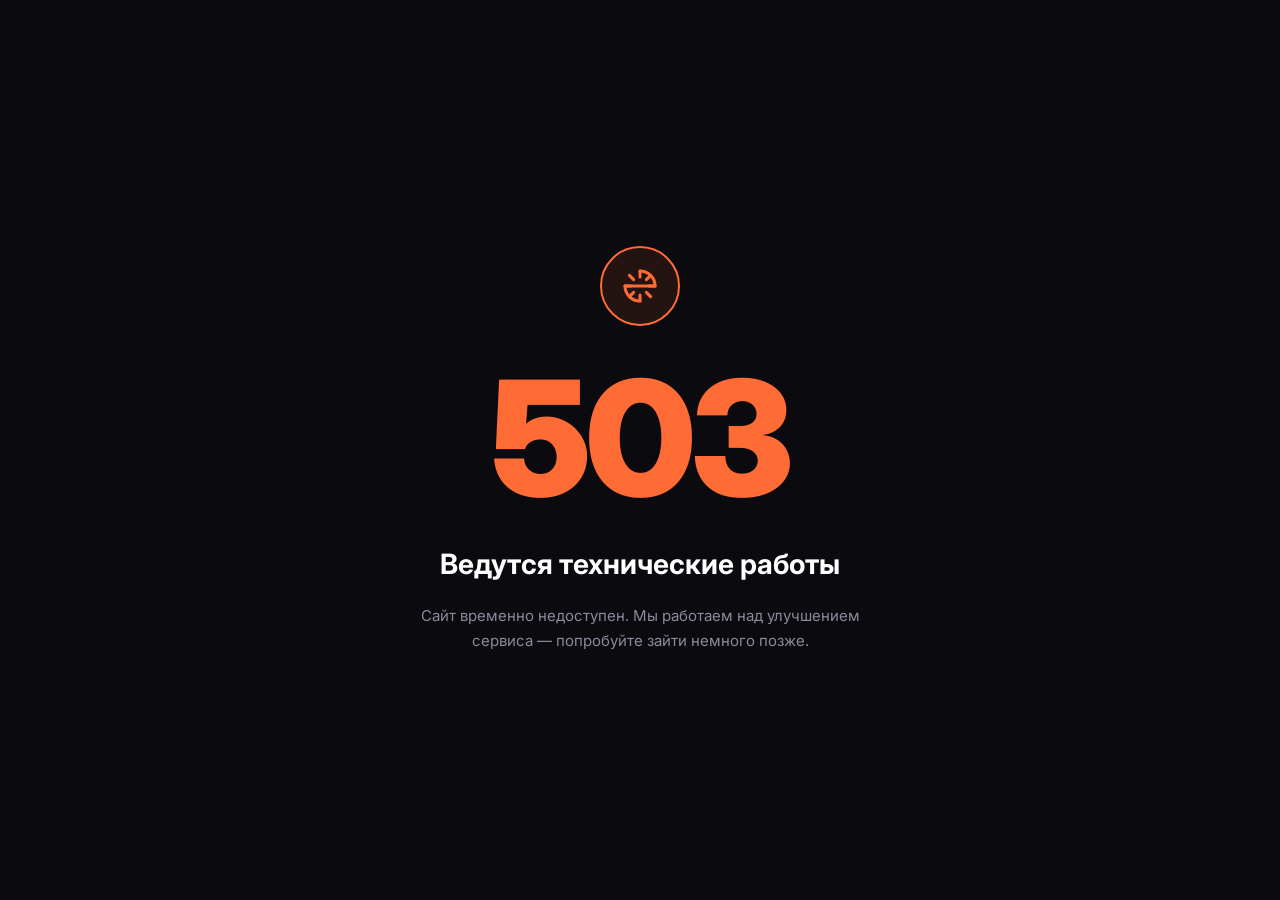
<file: 50x.html>
<!DOCTYPE html>
<html lang="ru">
<head>
    <meta charset="UTF-8">
    <meta name="viewport" content="width=device-width, initial-scale=1.0">
    <title>ART 13 — Технические работы</title>
    <link rel="icon" type="image/svg+xml" href="image/favicon.svg">
    <link rel="icon" type="image/png" sizes="32x32" href="image/favicon-32.png">
    <link rel="icon" type="image/png" sizes="16x16" href="image/favicon-16.png">
    <link rel="icon" type="image/png" sizes="512x512" href="image/favicon-512.png">
    <link rel="apple-touch-icon" sizes="180x180" href="image/apple-touch-icon.png">
    <link rel="preconnect" href="https://fonts.googleapis.com">
    <link rel="preconnect" href="https://fonts.gstatic.com" crossorigin>
    <link href="https://fonts.googleapis.com/css2?family=Inter:wght@400;500;600;700;900&display=swap" rel="stylesheet">
    <link rel="stylesheet" href="style.css">
    <style>
        .error-page {
            min-height: 100vh;
            display: flex;
            align-items: center;
            justify-content: center;
            padding: 40px;
        }

        .error-inner {
            text-align: center;
            max-width: 500px;
        }

        .error-icon {
            width: 80px;
            height: 80px;
            background: rgba(255, 107, 53, 0.1);
            border: 2px solid var(--accent);
            border-radius: 50%;
            display: flex;
            align-items: center;
            justify-content: center;
            margin: 0 auto 32px;
        }

        .error-icon svg {
            width: 36px;
            height: 36px;
            color: var(--accent);
        }

        .error-code {
            font-size: clamp(80px, 15vw, 160px);
            font-weight: 900;
            color: var(--accent);
            line-height: 1;
            margin-bottom: 24px;
            letter-spacing: -4px;
        }

        .error-title {
            font-size: clamp(20px, 3vw, 28px);
            font-weight: 700;
            margin-bottom: 16px;
        }

        .error-desc {
            font-size: 15px;
            color: var(--text-secondary);
            line-height: 1.7;
        }

        @media (max-width: 768px) {
            .error-page {
                padding: 24px;
            }
        }
    </style>
</head>
<body>
    <main>
        <section class="error-page">
            <div class="error-inner">
                <div class="error-icon">
                    <svg viewBox="0 0 24 24" fill="none" stroke="currentColor" stroke-width="2" stroke-linecap="round" stroke-linejoin="round">
                        <path d="M2 12h20"></path>
                        <path d="M12 2a10 10 0 0 1 10 10"></path>
                        <path d="M12 22A10 10 0 0 1 2 12"></path>
                        <path d="M12 2v4"></path>
                        <path d="M12 18v4"></path>
                        <path d="M4.93 4.93l2.83 2.83"></path>
                        <path d="M16.24 16.24l2.83 2.83"></path>
                        <path d="M2 12h4"></path>
                        <path d="M18 12h4"></path>
                        <path d="M4.93 19.07l2.83-2.83"></path>
                        <path d="M16.24 7.76l2.83-2.83"></path>
                    </svg>
                </div>
                <div class="error-code">503</div>
                <h1 class="error-title">Ведутся технические работы</h1>
                <p class="error-desc">Сайт временно недоступен. Мы работаем над улучшением сервиса — попробуйте зайти немного позже.</p>
            </div>
        </section>
    </main>
</body>
</html>
</file>
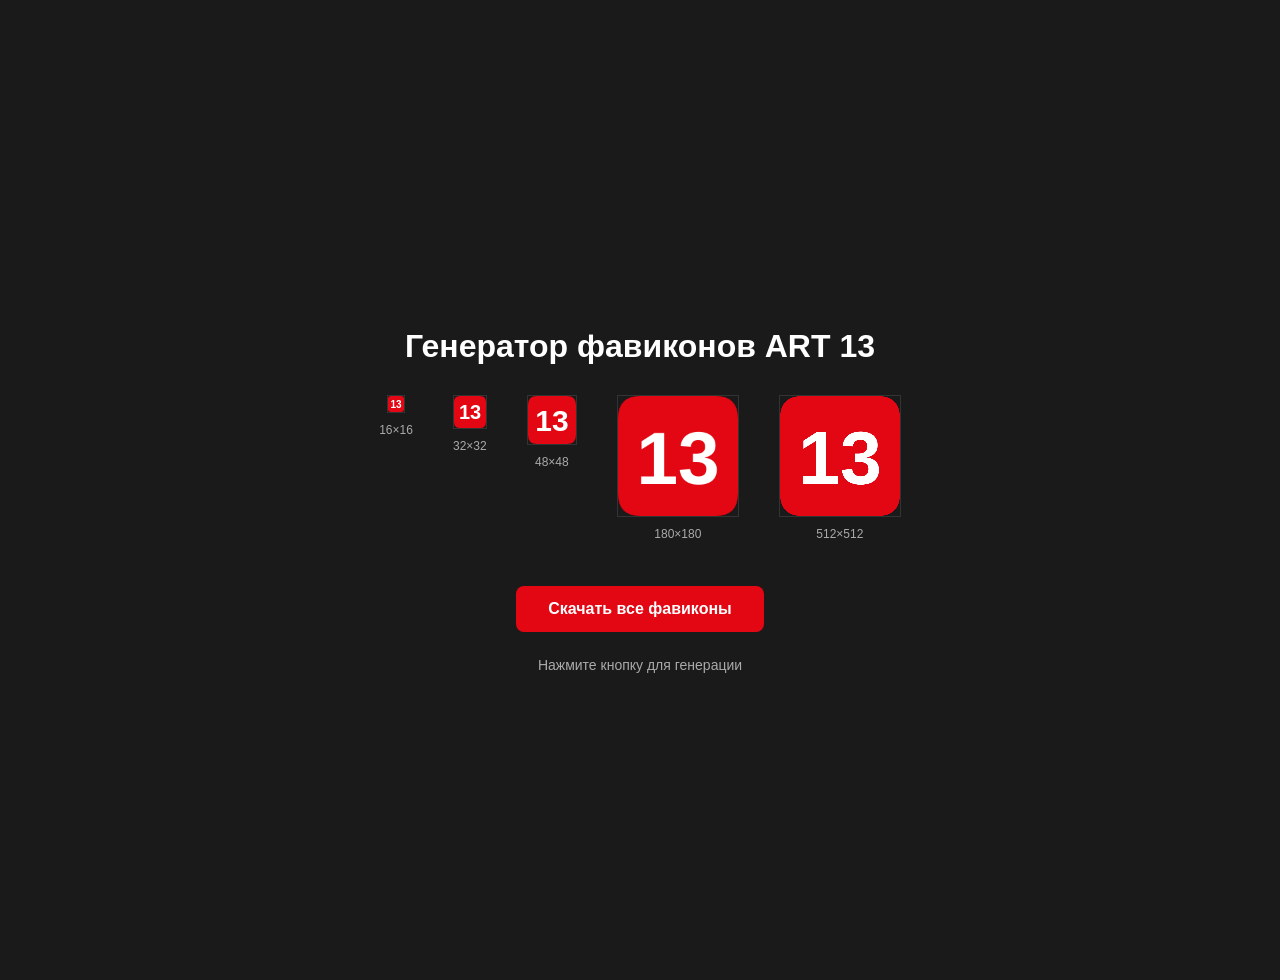
<file: generate-favicon.html>
<!DOCTYPE html>
<html lang="ru">
<head>
    <meta charset="UTF-8">
    <meta name="viewport" content="width=device-width, initial-scale=1.0">
    <title>Генератор фавиконов ART 13</title>
    <style>
        body {
            font-family: Arial, sans-serif;
            background: #1a1a1a;
            color: #fff;
            display: flex;
            flex-direction: column;
            align-items: center;
            justify-content: center;
            min-height: 100vh;
            margin: 0;
            padding: 40px;
        }
        h1 { margin-bottom: 30px; }
        .preview {
            display: flex;
            gap: 40px;
            margin-bottom: 40px;
            flex-wrap: wrap;
            justify-content: center;
        }
        .preview-item {
            display: flex;
            flex-direction: column;
            align-items: center;
            gap: 10px;
        }
        canvas {
            border: 1px solid #333;
            image-rendering: pixelated;
        }
        .btn {
            padding: 14px 32px;
            background: #E30613;
            color: #fff;
            border: none;
            border-radius: 8px;
            font-size: 16px;
            font-weight: 700;
            cursor: pointer;
            transition: background 0.3s;
            margin: 5px;
        }
        .btn:hover { background: #ff1a29; }
        .btn:disabled { opacity: 0.5; cursor: not-allowed; }
        #status { margin-top: 20px; font-size: 14px; color: #aaa; }
    </style>
</head>
<body>
    <h1>Генератор фавиконов ART 13</h1>
    <div class="preview" id="preview"></div>
    <button class="btn" id="generateBtn" onclick="generate()">Скачать все фавиконы</button>
    <div id="status">Нажмите кнопку для генерации</div>

    <script>
        const sizes = [16, 32, 48, 180, 512];
        const colors = {
            bg: '#E30613',
            text: '#FFFFFF'
        };

        function drawFavicon(size) {
            const canvas = document.createElement('canvas');
            canvas.width = size;
            canvas.height = size;
            const ctx = canvas.getContext('2d');

            // Rounded rect
            const r = size * 0.1875; // 96/512
            ctx.beginPath();
            ctx.moveTo(r, 0);
            ctx.lineTo(size - r, 0);
            ctx.quadraticCurveTo(size, 0, size, r);
            ctx.lineTo(size, size - r);
            ctx.quadraticCurveTo(size, size, size - r, size);
            ctx.lineTo(r, size);
            ctx.quadraticCurveTo(0, size, 0, size - r);
            ctx.lineTo(0, r);
            ctx.quadraticCurveTo(0, 0, r, 0);
            ctx.closePath();
            ctx.fillStyle = colors.bg;
            ctx.fill();

            // "13" text
            const fontSize = Math.floor(size * 0.625); // 320/512
            ctx.font = `900 ${fontSize}px "Arial Black", Impact, sans-serif`;
            ctx.fillStyle = colors.text;
            ctx.textAlign = 'center';
            ctx.textBaseline = 'middle';
            ctx.fillText('13', size / 2, size / 2 + size * 0.06);

            return canvas;
        }

        function renderPreviews() {
            const preview = document.getElementById('preview');
            sizes.forEach(size => {
                const item = document.createElement('div');
                item.className = 'preview-item';

                const displaySize = Math.min(size, 120);
                const canvas = drawFavicon(size);
                const scaled = document.createElement('canvas');
                scaled.width = displaySize;
                scaled.height = displaySize;
                scaled.style.width = displaySize + 'px';
                scaled.style.height = displaySize + 'px';
                scaled.getContext('2d').drawImage(canvas, 0, 0, displaySize, displaySize);

                const label = document.createElement('span');
                label.style.fontSize = '12px';
                label.style.color = '#aaa';
                label.textContent = `${size}×${size}`;

                item.appendChild(scaled);
                item.appendChild(label);
                preview.appendChild(item);
            });
        }

        function generate() {
            const btn = document.getElementById('generateBtn');
            const status = document.getElementById('status');
            btn.disabled = true;
            status.textContent = 'Генерация...';

            const output = [];

            sizes.forEach(size => {
                const canvas = drawFavicon(size);
                canvas.toBlob(blob => {
                    const url = URL.createObjectURL(blob);
                    const a = document.createElement('a');

                    let filename;
                    if (size === 16) filename = 'favicon-16.png';
                    else if (size === 32) filename = 'favicon-32.png';
                    else if (size === 180) filename = 'apple-touch-icon.png';
                    else if (size === 512) filename = 'favicon-512.png';
                    else return; // skip 48

                    a.href = url;
                    a.download = filename;
                    document.body.appendChild(a);
                    a.click();
                    document.body.removeChild(a);
                    URL.revokeObjectURL(url);

                    output.push(filename);
                    status.textContent = `Скачано: ${output.join(', ')}`;

                    if (output.length >= 4) {
                        btn.disabled = false;
                        status.textContent = '✅ Готово! Все фавиконы скачаны.';
                    }
                }, 'image/png');
            });
        }

        renderPreviews();
    </script>
</body>
</html>
</file>
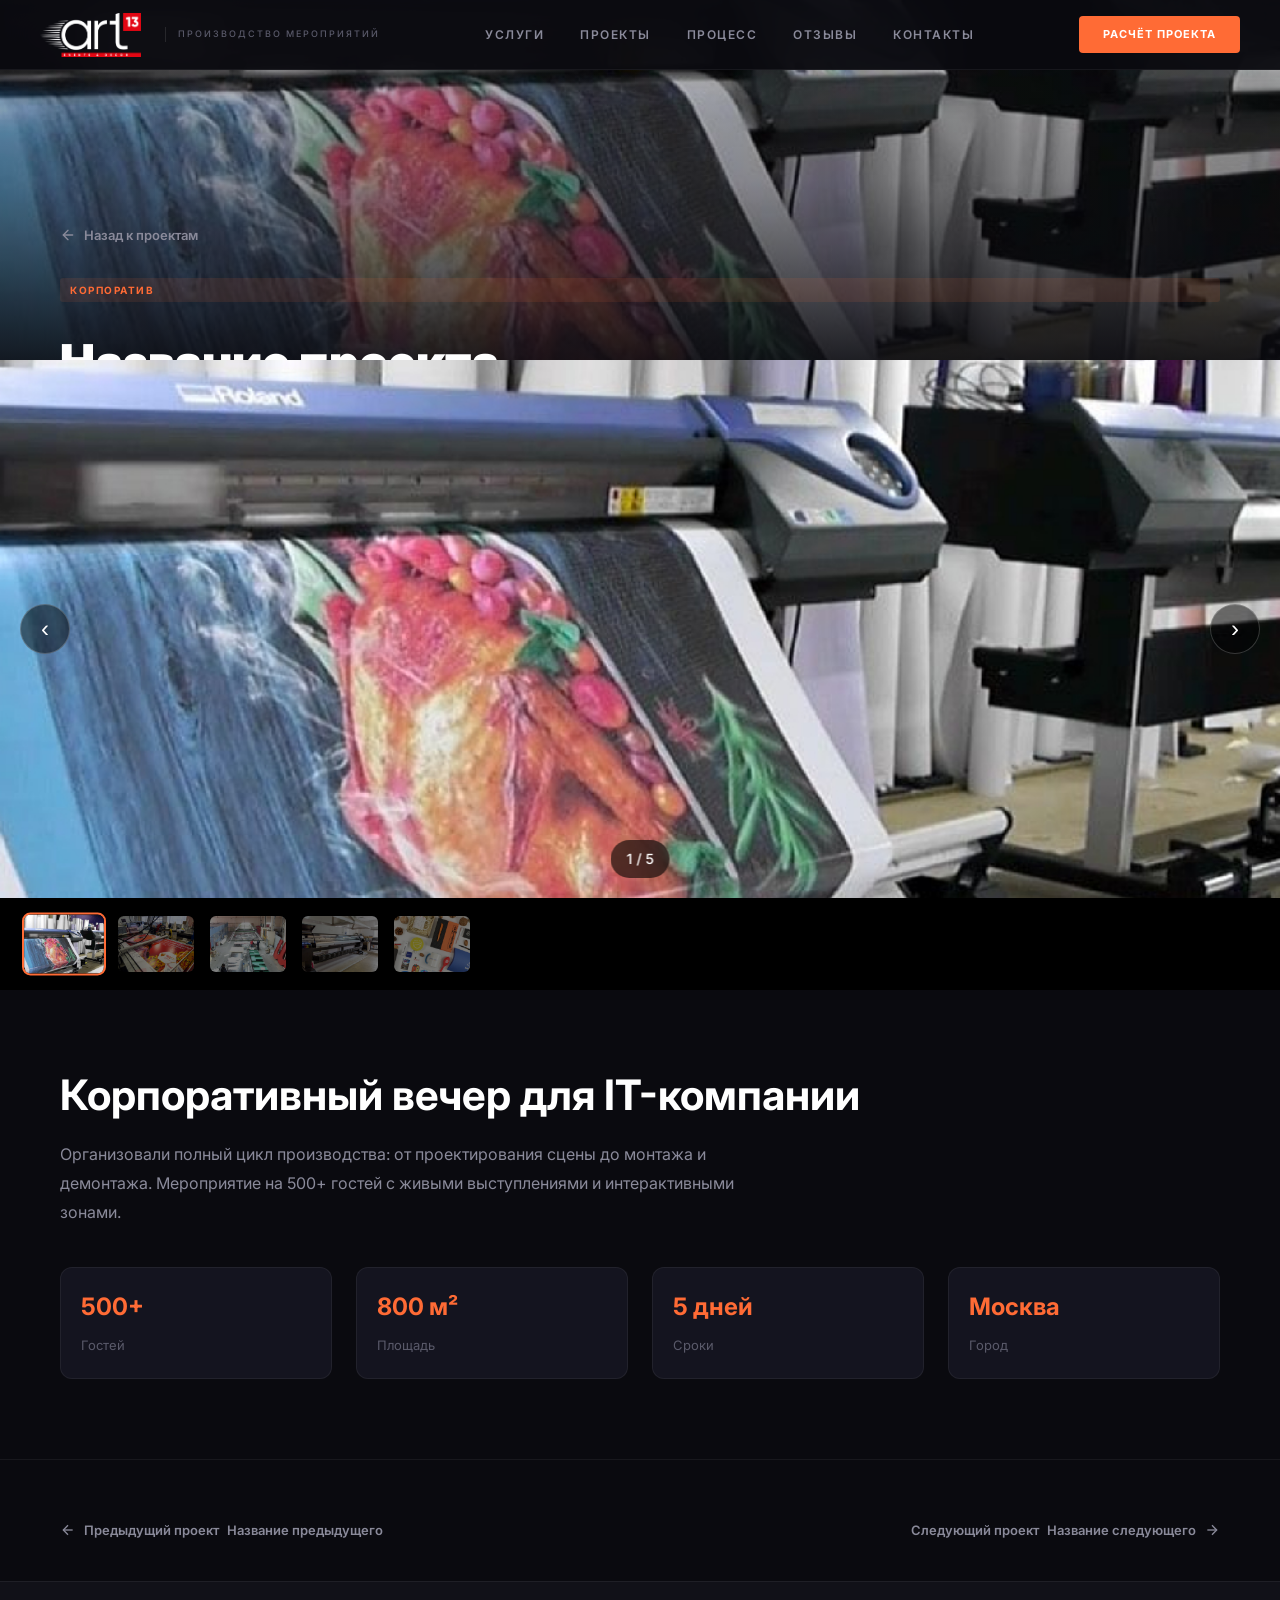
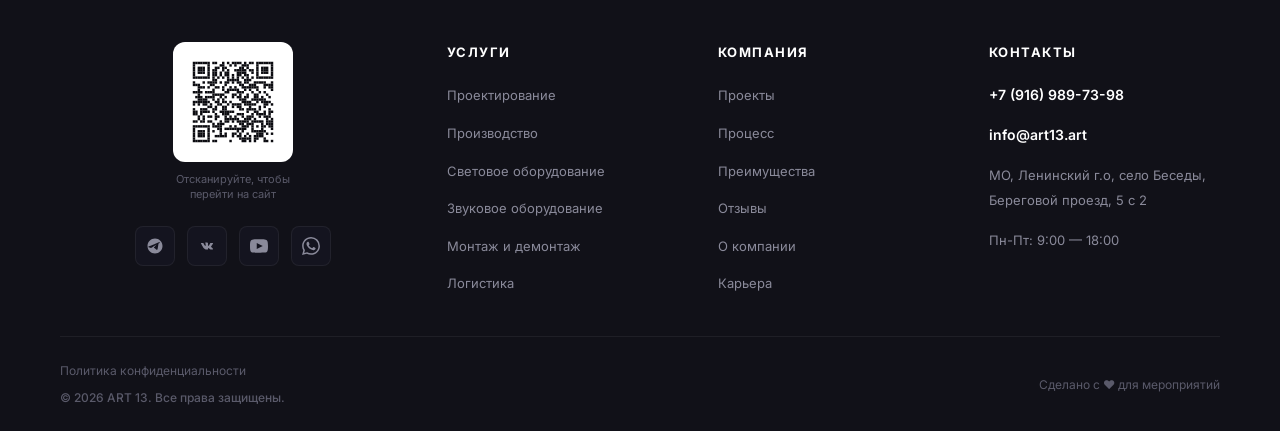
<file: portfolio-01.html>
<!DOCTYPE html>
<html lang="ru">
<head>
    <meta charset="UTF-8">
    <meta name="viewport" content="width=device-width, initial-scale=1.0">
    <title>ART 13 — Портфолио: Название проекта</title>
    <meta name="description" content="Описание проекта">
    <link rel="icon" type="image/svg+xml" href="image/favicon.svg">
    <link rel="icon" type="image/png" sizes="32x32" href="image/favicon-32.png">
    <link rel="icon" type="image/png" sizes="16x16" href="image/favicon-16.png">
    <link rel="icon" type="image/png" sizes="512x512" href="image/favicon-512.png">
    <link rel="apple-touch-icon" sizes="180x180" href="image/apple-touch-icon.png">
    <link rel="preconnect" href="https://fonts.googleapis.com">
    <link rel="preconnect" href="https://fonts.gstatic.com" crossorigin>
    <link href="https://fonts.googleapis.com/css2?family=Inter:wght@400;500;600;700;900&display=swap" rel="stylesheet">
    <link rel="stylesheet" href="style.css">
</head>
<body>
    <!-- Header -->
    <header class="header">
        <div class="header-inner">
            <a href="index.html" class="logo">
                <img src="image/ART13.png" alt="ART 13" class="logo-img">
                <span class="logo-sub">Производство мероприятий</span>
            </a>
            <nav class="nav">
                <a href="index.html#services">Услуги</a>
                <a href="index.html#projects">Проекты</a>
                <a href="index.html#process">Процесс</a>
                <a href="index.html#reviews">Отзывы</a>
                <a href="index.html#contacts">Контакты</a>
            </nav>
            <a href="index.html#calc" class="btn btn-primary header-btn">Расчёт проекта</a>
        </div>
    </header>

    <!-- Project Hero -->
    <section class="project-hero">
        <div class="project-hero-image">
            <img src="portfolio-01/1.jpg" alt="Название проекта">
        </div>
        <div class="container">
            <div class="project-hero-content">
                <a href="index.html#projects" class="project-back-link" id="projectBackLink">
                    <svg width="16" height="16" viewBox="0 0 24 24" fill="none" stroke="currentColor" stroke-width="2" stroke-linecap="round" stroke-linejoin="round">
                        <line x1="19" y1="12" x2="5" y2="12"></line>
                        <polyline points="12 19 5 12 12 5"></polyline>
                    </svg>
                    Назад к проектам
                </a>
                <div class="project-hero-tag">Корпоратив</div>
                <h1 class="project-hero-title">Название проекта</h1>
                <p class="project-hero-desc">Краткое описание проекта: что делали, масштаб, результаты.</p>
                <div class="project-hero-meta">
                    <div class="project-hero-meta-item">
                        <span class="project-hero-meta-label">Город</span>
                        <span class="project-hero-meta-value">Москва</span>
                    </div>
                    <div class="project-hero-meta-item">
                        <span class="project-hero-meta-label">Площадь</span>
                        <span class="project-hero-meta-value">1 200 м²</span>
                    </div>
                    <div class="project-hero-meta-item">
                        <span class="project-hero-meta-label">Сроки</span>
                        <span class="project-hero-meta-value">3 дня</span>
                    </div>
                </div>
            </div>
        </div>
    </section>

    <!-- Main Content -->
    <main>
        <!-- Полноэкранная галерея -->
        <section class="gallery-fullscreen">
            <div class="gallery-fullscreen-wrapper">
                <div class="gallery-fullscreen-main" id="galleryMain">
                    <img src="portfolio-01/1.jpg" alt="Фото проекта" class="gallery-fullscreen-img" id="galleryMainImg">
                    <div class="gallery-fullscreen-nav">
                        <button class="gallery-fullscreen-btn gallery-fullscreen-prev" id="galleryPrev">&#8249;</button>
                        <button class="gallery-fullscreen-btn gallery-fullscreen-next" id="galleryNext">&#8250;</button>
                    </div>
                    <div class="gallery-fullscreen-counter" id="galleryCounter">1 / 5</div>
                </div>
                
                <!-- Миниатюры -->
                <div class="gallery-fullscreen-thumbs" id="galleryThumbs">
                    <div class="gallery-thumb active" data-index="0">
                        <img src="portfolio-01/1.jpg" alt="Миниатюра 1">
                    </div>
                    <div class="gallery-thumb" data-index="1">
                        <img src="portfolio-01/2.jpg" alt="Миниатюра 2">
                    </div>
                    <div class="gallery-thumb" data-index="2">
                        <img src="portfolio-01/3.jpg" alt="Миниатюра 3">
                    </div>
                    <div class="gallery-thumb" data-index="3">
                        <img src="portfolio-01/4.jpg" alt="Миниатюра 4">
                    </div>
                    <div class="gallery-thumb" data-index="4">
                        <img src="portfolio-01/5.jpg" alt="Миниатюра 5">
                    </div>
                </div>
            </div>
        </section>

        <!-- Краткое описание -->
        <section class="section project-brief">
            <div class="container">
                <h2 class="project-brief-title">Корпоративный вечер для IT-компании</h2>
                <p class="project-brief-text">Организовали полный цикл производства: от проектирования сцены до монтажа и демонтажа. Мероприятие на 500+ гостей с живыми выступлениями и интерактивными зонами.</p>
                
                <div class="project-brief-metrics">
                    <div class="project-brief-metric">
                        <span class="project-brief-metric-value">500+</span>
                        <span class="project-brief-metric-label">Гостей</span>
                    </div>
                    <div class="project-brief-metric">
                        <span class="project-brief-metric-value">800 м²</span>
                        <span class="project-brief-metric-label">Площадь</span>
                    </div>
                    <div class="project-brief-metric">
                        <span class="project-brief-metric-value">5 дней</span>
                        <span class="project-brief-metric-label">Сроки</span>
                    </div>
                    <div class="project-brief-metric">
                        <span class="project-brief-metric-value">Москва</span>
                        <span class="project-brief-metric-label">Город</span>
                    </div>
                </div>
            </div>
        </section>

        <!-- Навигация между проектами -->
        <section class="section project-nav-section">
            <div class="container">
                <div class="project-nav">
                    <a href="portfolio-04.html" class="project-nav-prev">
                        <svg width="16" height="16" viewBox="0 0 24 24" fill="none" stroke="currentColor" stroke-width="2">
                            <line x1="19" y1="12" x2="5" y2="12"></line>
                            <polyline points="12 19 5 12 12 5"></polyline>
                        </svg>
                        <div class="project-nav-label">Предыдущий проект</div>
                        <div class="project-nav-title">Название предыдущего</div>
                    </a>
                    <a href="portfolio-02.html" class="project-nav-next">
                        <div class="project-nav-label">Следующий проект</div>
                        <div class="project-nav-title">Название следующего</div>
                        <svg width="16" height="16" viewBox="0 0 24 24" fill="none" stroke="currentColor" stroke-width="2">
                            <line x1="5" y1="12" x2="19" y2="12"></line>
                            <polyline points="12 5 19 12 12 19"></polyline>
                        </svg>
                    </a>
                </div>
            </div>
        </section>
    </main>

    <!-- Footer -->
    <footer class="footer" id="contacts">
        <div class="container">
            <div class="footer-inner">
                <div class="footer-col footer-col--brand">
                    <div class="footer-qr">
                        <img src="image/qr-code.svg" alt="QR-код сайта" class="footer-qr-img">
                        <span class="footer-qr-text">Отсканируйте, чтобы перейти на сайт</span>
                    </div>
                    <div class="footer-socials">
                        <a href="#" class="footer-social" aria-label="Telegram">
                            <svg width="20" height="20" viewBox="0 0 24 24" fill="currentColor">
                                <path d="M12 2C6.48 2 2 6.48 2 12s4.48 10 10 10 10-4.48 10-10S17.52 2 12 2zm4.64 6.8c-.15 1.58-.8 5.42-1.13 7.19-.14.75-.42 1-.68 1.03-.58.05-1.02-.38-1.58-.75-.88-.58-1.38-.94-2.23-1.5-.99-.65-.35-1.01.22-1.59.15-.15 2.71-2.48 2.76-2.69.01-.03.01-.14-.07-.2-.08-.06-.19-.04-.27-.02-.12.03-1.99 1.27-5.62 3.72-.53.36-1.01.54-1.44.53-.47-.01-1.38-.27-2.06-.49-.83-.27-1.49-.42-1.43-.88.03-.24.38-.49 1.05-.75 4.12-1.8 6.87-2.98 8.26-3.55 3.93-1.64 4.75-1.92 5.28-1.93.12 0 .37.03.54.17.14.12.18.28.2.45-.01.06.01.24 0 .38z"/>
                            </svg>
                        </a>
                        <a href="#" class="footer-social" aria-label="VK">
                            <svg width="20" height="20" viewBox="0 0 24 24" fill="currentColor">
                                <path d="M12.785 16.721s.288-.032.436-.194c.136-.148.132-.427.132-.427s-.02-1.304.587-1.496c.596-.19 1.362 1.26 2.174 1.817.614.42 1.082.328 1.082.328l2.172-.03s1.136-.07.597-.964c-.044-.073-.314-.661-1.618-1.869-1.366-1.265-1.183-1.06.462-3.248.999-1.33 1.398-2.142 1.273-2.49-.12-.331-.857-.244-.857-.244l-2.443.015s-.181-.025-.315.056c-.131.079-.216.263-.216.263s-.388 1.032-.905 1.913c-1.093 1.86-1.529 1.96-1.708 1.845-.416-.267-.312-1.075-.312-1.649 0-1.794.272-2.542-.53-2.736-.266-.065-.462-.108-1.143-.115-.872-.009-1.608.003-2.025.207-.278.136-.492.438-.362.455.161.021.527.099.72.363.25.34.241 1.106.241 1.106s.143 2.11-.334 2.372c-.327.18-.775-.187-1.736-1.865-.492-.859-.864-1.81-.864-1.81s-.072-.176-.2-.271c-.155-.115-.372-.151-.372-.151l-2.323.015s-.349.01-.477.161c-.114.135-.009.414-.009.414s1.82 4.258 3.88 6.402c1.888 1.966 4.032 1.837 4.032 1.837h.972z"/>
                            </svg>
                        </a>
                        <a href="#" class="footer-social" aria-label="YouTube">
                            <svg width="20" height="20" viewBox="0 0 24 24" fill="currentColor">
                                <path d="M19.615 3.184c-3.604-.246-11.631-.245-15.23 0C.488 3.45.029 5.804 0 12c.029 6.185.484 8.549 4.385 8.816 3.6.245 11.626.246 15.23 0C23.512 20.55 23.971 18.196 24 12c-.029-6.185-.484-8.549-4.385-8.816zM9 16V8l8 3.993L9 16z"/>
                            </svg>
                        </a>
                        <a href="#" class="footer-social" aria-label="WhatsApp">
                            <svg width="20" height="20" viewBox="0 0 24 24" fill="currentColor">
                                <path d="M17.472 14.382c-.297-.149-1.758-.867-2.03-.967-.273-.099-.471-.148-.67.15-.197.297-.767.966-.94 1.164-.173.199-.347.223-.644.075-.297-.15-1.255-.463-2.39-1.475-.883-.788-1.48-1.761-1.653-2.059-.173-.297-.018-.458.13-.606.134-.133.298-.347.446-.52.149-.174.198-.298.298-.497.099-.198.05-.371-.025-.52-.075-.149-.669-1.612-.916-2.207-.242-.579-.487-.5-.669-.51-.173-.008-.371-.01-.57-.01-.198 0-.52.074-.792.372-.272.297-1.04 1.016-1.04 2.479 0 1.462 1.065 2.875 1.213 3.074.149.198 2.096 3.2 5.077 4.487.709.306 1.262.489 1.694.625.712.227 1.36.195 1.871.118.571-.085 1.758-.719 2.006-1.413.248-.694.248-1.289.173-1.413-.074-.124-.272-.198-.57-.347m-5.421 7.403h-.004a9.87 9.87 0 01-5.031-1.378l-.361-.214-3.741.982.998-3.648-.235-.374a9.86 9.86 0 01-1.51-5.26c.001-5.45 4.436-9.884 9.888-9.884 2.64 0 5.122 1.03 6.988 2.898a9.825 9.825 0 012.893 6.994c-.003 5.45-4.437 9.884-9.885 9.884m8.413-18.297A11.815 11.815 0 0012.05 0C5.495 0 .16 5.335.157 11.892c0 2.096.547 4.142 1.588 5.945L.057 24l6.305-1.654a11.882 11.882 0 005.683 1.448h.005c6.554 0 11.89-5.335 11.893-11.893a11.821 11.821 0 00-3.48-8.413z"/>
                            </svg>
                        </a>
                    </div>
                </div>
                <div class="footer-col">
                    <h4 class="footer-col-title">Услуги</h4>
                    <ul class="footer-links">
                        <li><a href="#services">Проектирование</a></li>
                        <li><a href="#services">Производство</a></li>
                        <li><a href="#services">Световое оборудование</a></li>
                        <li><a href="#services">Звуковое оборудование</a></li>
                        <li><a href="#services">Монтаж и демонтаж</a></li>
                        <li><a href="#services">Логистика</a></li>
                    </ul>
                </div>
                <div class="footer-col">
                    <h4 class="footer-col-title">Компания</h4>
                    <ul class="footer-links">
                        <li><a href="#projects">Проекты</a></li>
                        <li><a href="#process">Процесс</a></li>
                        <li><a href="#advantages">Преимущества</a></li>
                        <li><a href="#reviews">Отзывы</a></li>
                        <li><a href="#">О компании</a></li>
                        <li><a href="#">Карьера</a></li>
                    </ul>
                </div>
                <div class="footer-col">
                    <h4 class="footer-col-title">Контакты</h4>
                    <ul class="footer-contacts">
                        <li>
                            <a href="tel:+74951234567" class="footer-contact-link">+7 (916) 989-73-98</a>
                        </li>
                        <li>
                            <a href="mailto:info@art13.art" class="footer-contact-link">info@art13.art</a>
                        </li>
                        <li>
                            <span class="footer-contact-text">МО, Ленинский г.о, село Беседы, Береговой проезд, 5 с 2</span>
                        </li>
                        <li>
                            <span class="footer-contact-text">Пн-Пт: 9:00 — 18:00</span>
                        </li>
                    </ul>
                </div>
            </div>
            <div class="footer-bottom">
                <div class="footer-bottom-left">
                    <a href="privacy.html" class="footer-privacy" target="_blank">Политика конфиденциальности</a>
                    <span class="footer-copyright">© 2026 ART 13. Все права защищены.</span>
                </div>
                <div class="footer-bottom-right">
                    <span class="footer-made">Сделано с ❤️ для мероприятий</span>
                </div>
            </div>
        </div>
    </footer>

     <!-- Scroll to top button -->
    <button class="scroll-top" id="scrollTopBtn" aria-label="Наверх">
        <svg width="20" height="20" viewBox="0 0 24 24" fill="none" stroke="currentColor" stroke-width="2" stroke-linecap="round" stroke-linejoin="round">
            <polyline points="18 15 12 9 6 15"></polyline>
        </svg>
    </button>

    <script>
        const scrollTopBtn = document.getElementById('scrollTopBtn');
        let lastScroll = 0;

        window.addEventListener('scroll', () => {
            const currentScroll = window.pageYOffset;

            if (currentScroll > 400) {
                scrollTopBtn.classList.add('visible');
            } else {
                scrollTopBtn.classList.remove('visible');
            }

            lastScroll = currentScroll;
        });

        scrollTopBtn.addEventListener('click', () => {
            window.scrollTo({ top: 0, behavior: 'smooth' });
        });
    </script>

    <!-- Fullscreen Gallery -->
    <script>
        const galleryMain = document.getElementById('galleryMain');
        const galleryMainImg = document.getElementById('galleryMainImg');
        const galleryThumbs = document.querySelectorAll('.gallery-thumb');
        const galleryPrev = document.getElementById('galleryPrev');
        const galleryNext = document.getElementById('galleryNext');
        const galleryCounter = document.getElementById('galleryCounter');
        
        const images = [
            'portfolio-01/1.jpg',
            'portfolio-01/2.jpg',
            'portfolio-01/3.jpg',
            'portfolio-01/4.jpg',
            'portfolio-01/5.jpg'
        ];
        
        let currentIndex = 0;

        function updateGallery(index) {
            currentIndex = index;
            galleryMainImg.src = images[index];
            galleryCounter.textContent = `${index + 1} / ${images.length}`;
            
            galleryThumbs.forEach((thumb, i) => {
                thumb.classList.toggle('active', i === index);
            });
        }

        galleryPrev.addEventListener('click', () => {
            const newIndex = (currentIndex - 1 + images.length) % images.length;
            updateGallery(newIndex);
        });

        galleryNext.addEventListener('click', () => {
            const newIndex = (currentIndex + 1) % images.length;
            updateGallery(newIndex);
        });

        galleryThumbs.forEach((thumb, index) => {
            thumb.addEventListener('click', () => {
                updateGallery(index);
            });
        });

        // Клавиатурная навигация
        document.addEventListener('keydown', (e) => {
            if (e.key === 'ArrowLeft') galleryPrev.click();
            if (e.key === 'ArrowRight') galleryNext.click();
        });

        // Свайп для мобильных
        let touchStartX = 0;
        let touchEndX = 0;

        galleryMain.addEventListener('touchstart', (e) => {
            touchStartX = e.changedTouches[0].screenX;
        });

        galleryMain.addEventListener('touchend', (e) => {
            touchEndX = e.changedTouches[0].screenX;
            handleSwipe();
        });

        function handleSwipe() {
            const swipeThreshold = 50;
            if (touchEndX < touchStartX - swipeThreshold) {
                galleryNext.click();
            } else if (touchEndX > touchStartX + swipeThreshold) {
                galleryPrev.click();
            }
        }
    </script>
</body>
</html>
</file>
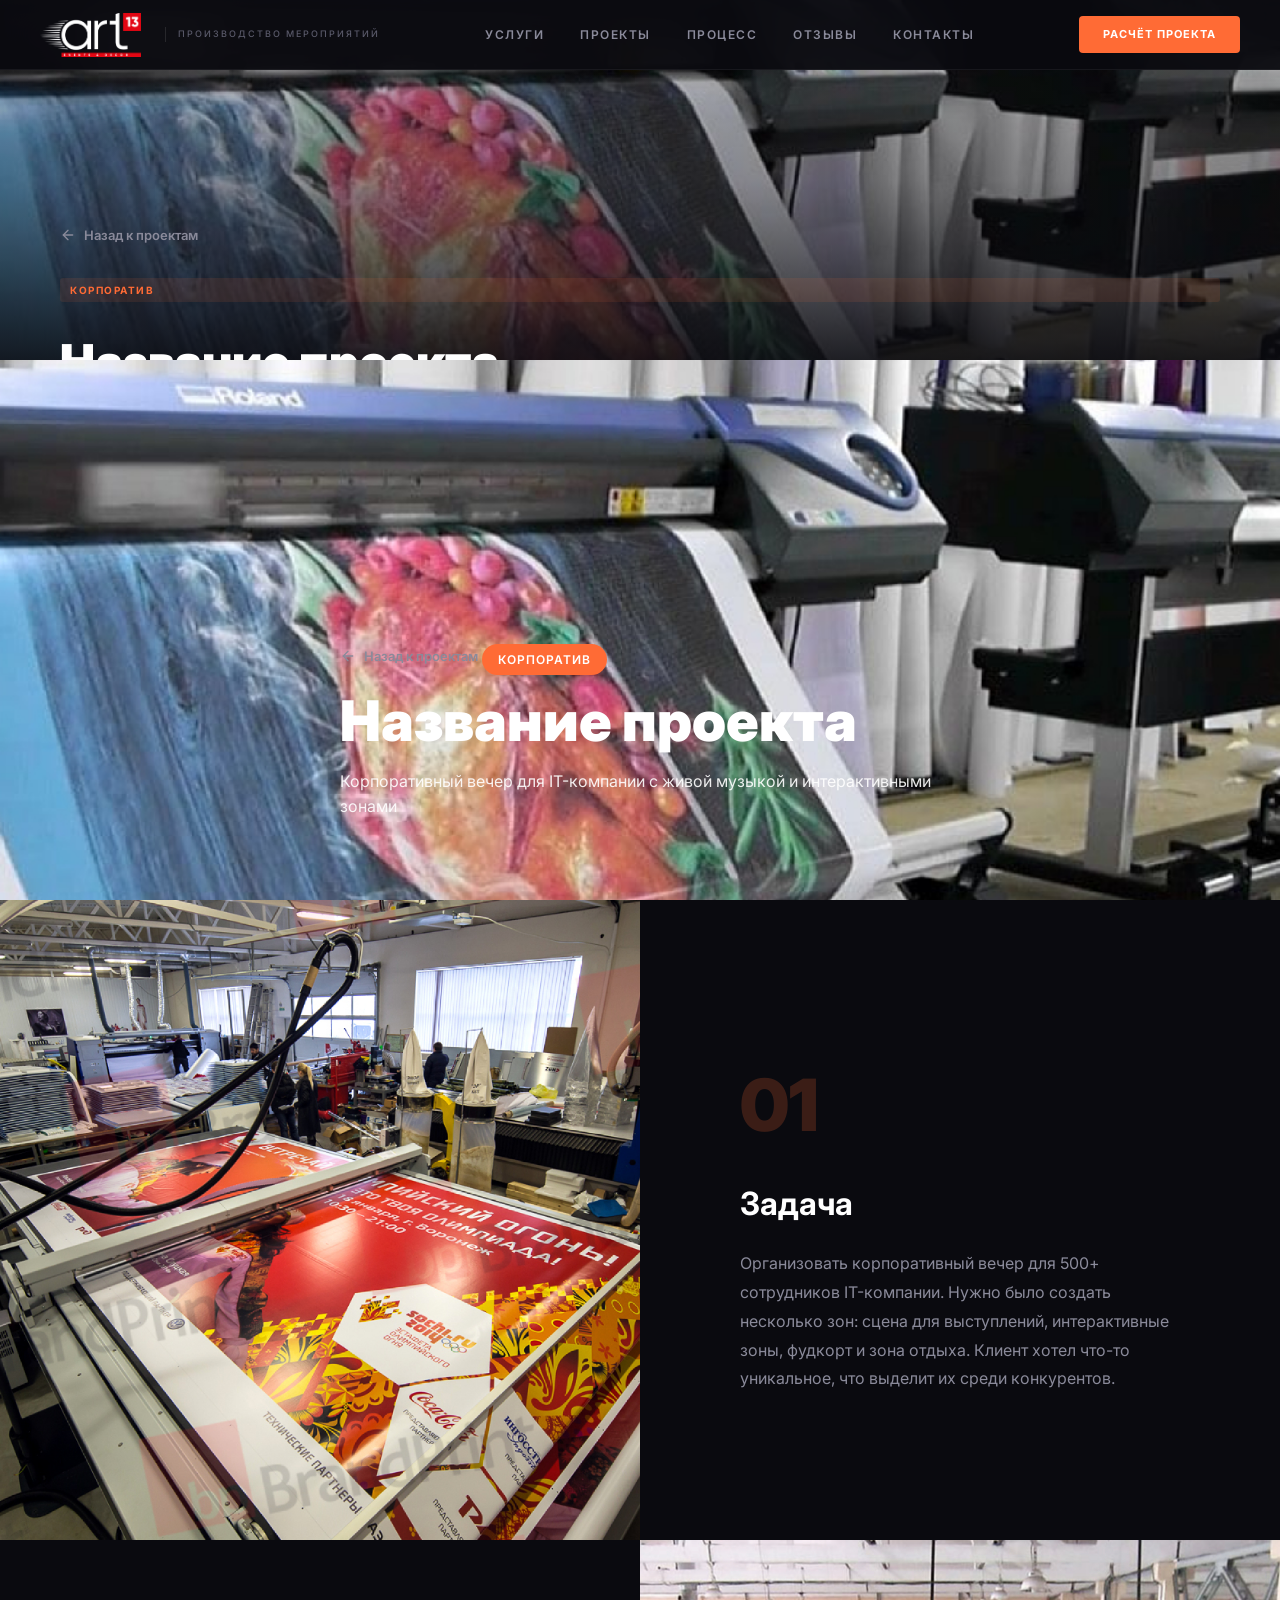
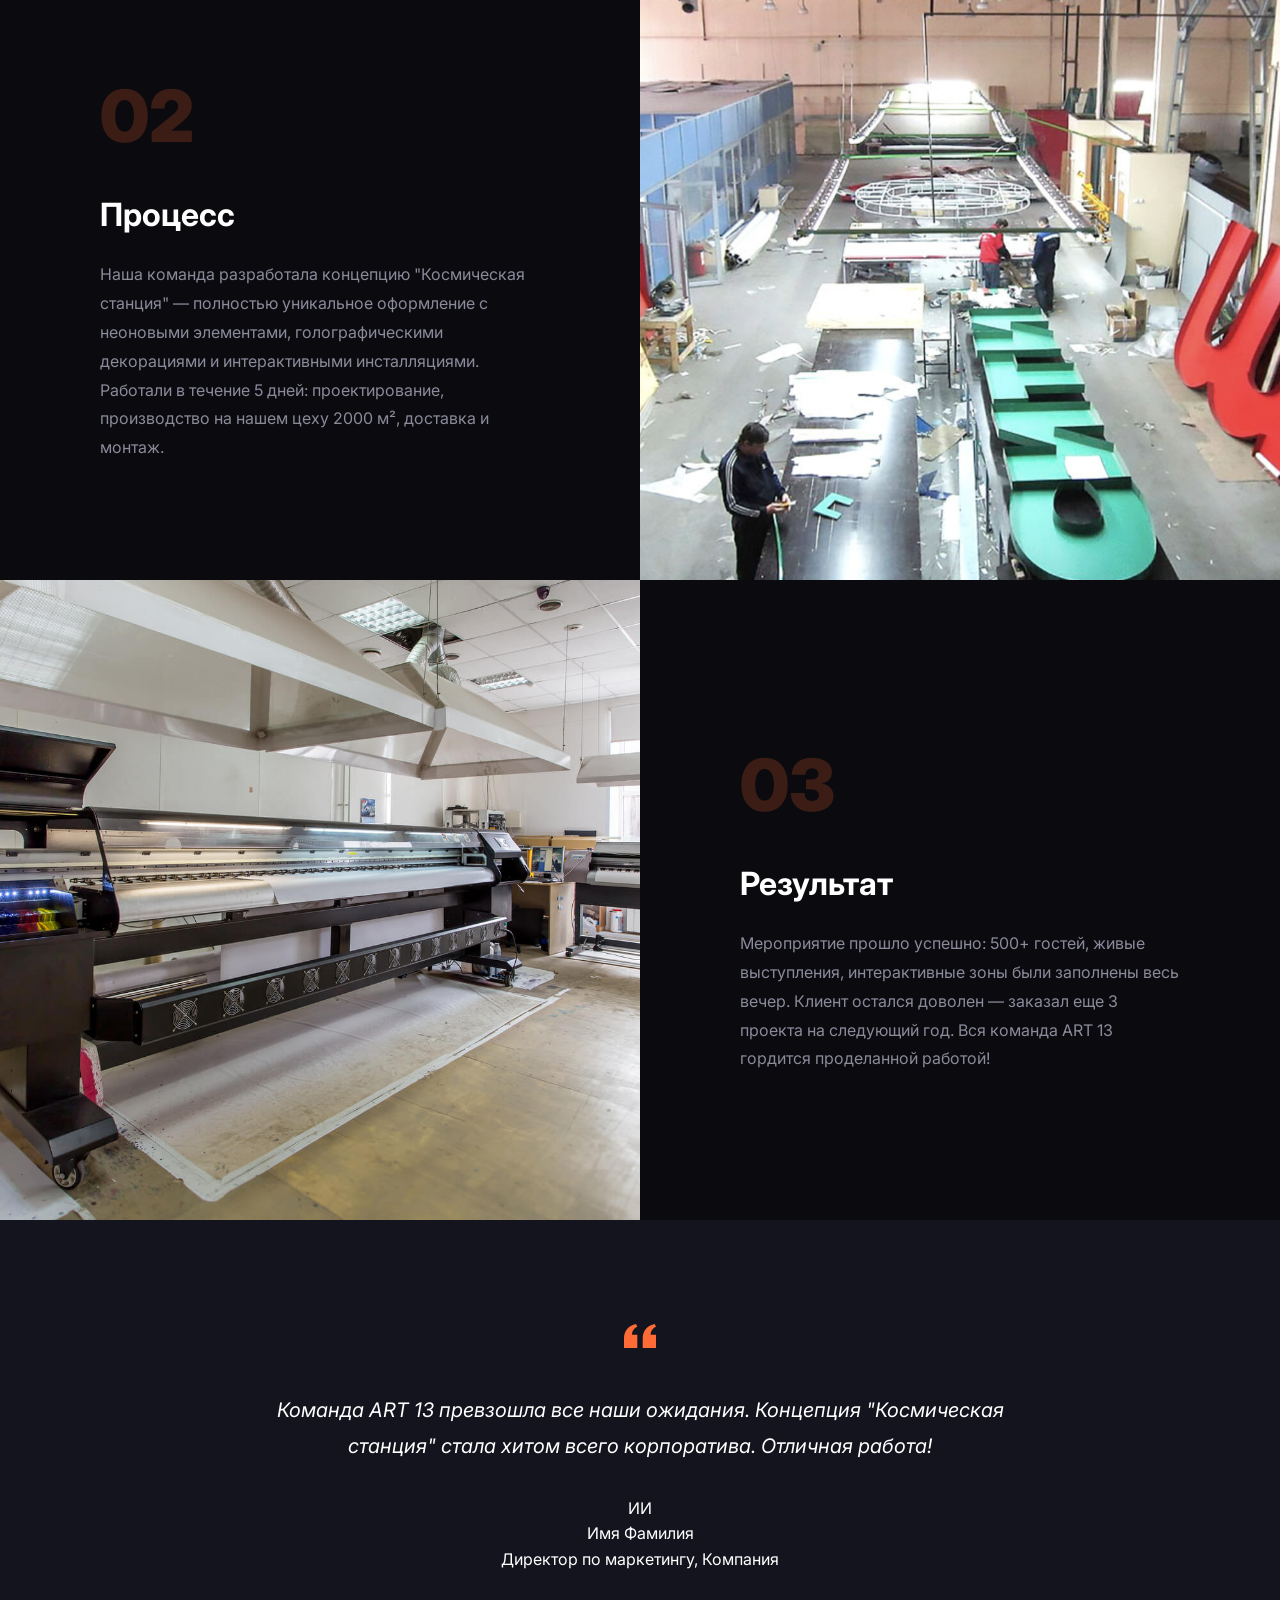
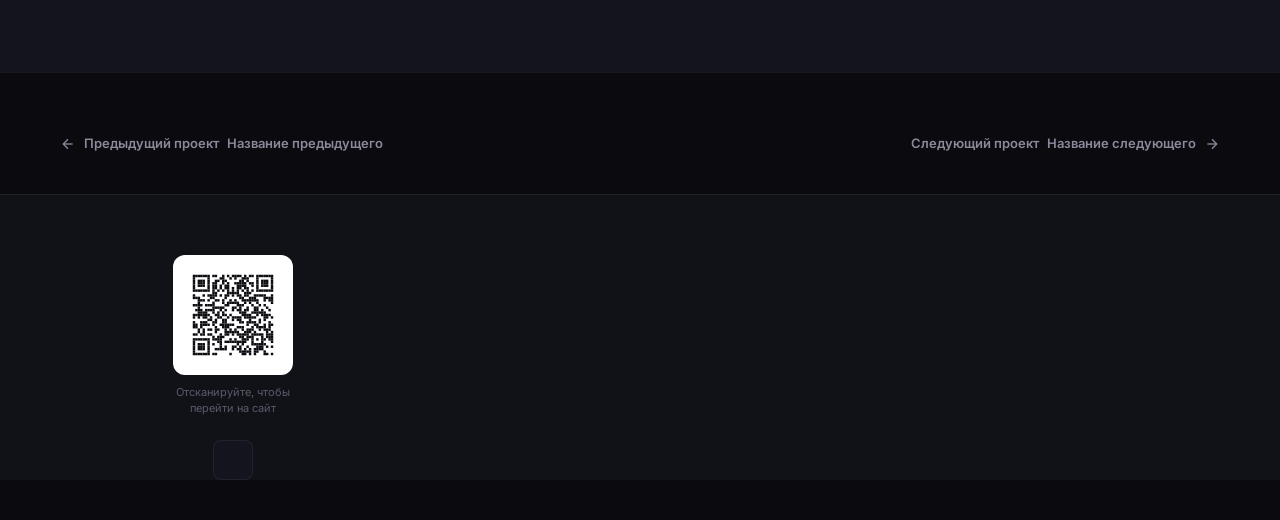
<file: portfolio-02.html>
<!DOCTYPE html>
<html lang="ru">
<head>
    <meta charset="UTF-8">
    <meta name="viewport" content="width=device-width, initial-scale=1.0">
    <title>ART 13 — Портфолио: Название проекта</title>
    <meta name="description" content="Описание проекта">
    <link rel="icon" type="image/svg+xml" href="image/favicon.svg">
    <link rel="icon" type="image/png" sizes="32x32" href="image/favicon-32.png">
    <link rel="icon" type="image/png" sizes="16x16" href="image/favicon-16.png">
    <link rel="icon" type="image/png" sizes="512x512" href="image/favicon-512.png">
    <link rel="apple-touch-icon" sizes="180x180" href="image/apple-touch-icon.png">
    <link rel="preconnect" href="https://fonts.googleapis.com">
    <link rel="preconnect" href="https://fonts.gstatic.com" crossorigin>
    <link href="https://fonts.googleapis.com/css2?family=Inter:wght@400;500;600;700;900&display=swap" rel="stylesheet">
    <link rel="stylesheet" href="style.css">
</head>
<body>
    <!-- Header -->
    <header class="header">
        <div class="header-inner">
            <a href="index.html" class="logo">
                <img src="image/ART13.png" alt="ART 13" class="logo-img">
                <span class="logo-sub">Производство мероприятий</span>
            </a>
            <nav class="nav">
                <a href="index.html#services">Услуги</a>
                <a href="index.html#projects">Проекты</a>
                <a href="index.html#process">Процесс</a>
                <a href="index.html#reviews">Отзывы</a>
                <a href="index.html#contacts">Контакты</a>
            </nav>
            <a href="index.html#calc" class="btn btn-primary header-btn">Расчёт проекта</a>
        </div>
    </header>

    <!-- Project Hero -->
    <section class="project-hero">
        <div class="project-hero-image">
            <img src="portfolio-01/1.jpg" alt="Название проекта">
        </div>
        <div class="container">
            <div class="project-hero-content">
                <a href="index.html#projects" class="project-back-link" id="projectBackLink">
                    <svg width="16" height="16" viewBox="0 0 24 24" fill="none" stroke="currentColor" stroke-width="2" stroke-linecap="round" stroke-linejoin="round">
                        <line x1="19" y1="12" x2="5" y2="12"></line>
                        <polyline points="12 19 5 12 12 5"></polyline>
                    </svg>
                    Назад к проектам
                </a>
                <div class="project-hero-tag">Корпоратив</div>
                <h1 class="project-hero-title">Название проекта</h1>
                <p class="project-hero-desc">Краткое описание проекта: что делали, масштаб, результаты.</p>
                <div class="project-hero-meta">
                    <div class="project-hero-meta-item">
                        <span class="project-hero-meta-label">Город</span>
                        <span class="project-hero-meta-value">Москва</span>
                    </div>
                    <div class="project-hero-meta-item">
                        <span class="project-hero-meta-label">Площадь</span>
                        <span class="project-hero-meta-value">1 200 м²</span>
                    </div>
                    <div class="project-hero-meta-item">
                        <span class="project-hero-meta-label">Сроки</span>
                        <span class="project-hero-meta-value">3 дня</span>
                    </div>
                </div>
            </div>
        </div>
    </section>

    <!-- Main Content -->
    <main>
        <!-- Hero -->
        <section class="story-hero">
            <div class="story-hero-image">
                <img src="portfolio-02/1.jpg" alt="Название проекта">
            </div>
            <div class="story-hero-content">
                <div class="container">
                    <a href="index.html#projects" class="project-back-link" id="projectBackLink">
                        <svg width="16" height="16" viewBox="0 0 24 24" fill="none" stroke="currentColor" stroke-width="2" stroke-linecap="round" stroke-linejoin="round">
                            <line x1="19" y1="12" x2="5" y2="12"></line>
                            <polyline points="12 19 5 12 12 5"></polyline>
                        </svg>
                        Назад к проектам
                    </a>
                    <div class="story-hero-tag">Корпоратив</div>
                    <h1 class="story-hero-title">Название проекта</h1>
                    <p class="story-hero-desc">Корпоративный вечер для IT-компании с живой музыкой и интерактивными зонами</p>
                </div>
            </div>
        </section>

        <!-- Секция 1: Задача -->
        <section class="story-section">
            <div class="story-section-image">
                <img src="portfolio-02/2.jpg" alt="Процесс">
            </div>
            <div class="story-section-content">
                <div class="container">
                    <div class="story-section-number">01</div>
                    <h2 class="story-section-title">Задача</h2>
                    <p class="story-section-text">Организовать корпоративный вечер для 500+ сотрудников IT-компании. Нужно было создать несколько зон: сцена для выступлений, интерактивные зоны, фудкорт и зона отдыха. Клиент хотел что-то уникальное, что выделит их среди конкурентов.</p>
                </div>
            </div>
        </section>

        <!-- Секция 2: Процесс -->
        <section class="story-section story-section--reverse">
            <div class="story-section-image">
                <img src="portfolio-02/3.jpg" alt="Процесс">
            </div>
            <div class="story-section-content">
                <div class="container">
                    <div class="story-section-number">02</div>
                    <h2 class="story-section-title">Процесс</h2>
                    <p class="story-section-text">Наша команда разработала концепцию "Космическая станция" — полностью уникальное оформление с неоновыми элементами, голографическими декорациями и интерактивными инсталляциями. Работали в течение 5 дней: проектирование, производство на нашем цеху 2000 м², доставка и монтаж.</p>
                </div>
            </div>
        </section>

        <!-- Секция 3: Результат -->
        <section class="story-section">
            <div class="story-section-image">
                <img src="portfolio-02/4.jpg" alt="Результат">
            </div>
            <div class="story-section-content">
                <div class="container">
                    <div class="story-section-number">03</div>
                    <h2 class="story-section-title">Результат</h2>
                    <p class="story-section-text">Мероприятие прошло успешно: 500+ гостей, живые выступления, интерактивные зоны были заполнены весь вечер. Клиент остался доволен — заказал еще 3 проекта на следующий год. Вся команда ART 13 гордится проделанной работой!</p>
                </div>
            </div>
        </section>

        <!-- Отзыв -->
        <section class="story-review">
            <div class="container">
                <div class="story-review-card">
                    <div class="story-review-quote">
                        <svg width="32" height="32" viewBox="0 0 24 24" fill="var(--accent)">
                            <path d="M14.017 21v-7.391c0-5.704 3.731-9.57 8.983-10.609l.995 2.151c-2.432.917-3.995 3.638-3.995 5.849h4v10h-9.983zm-14.017 0v-7.391c0-5.704 3.748-9.57 9-10.609l.996 2.151c-2.433.917-3.996 3.638-3.996 5.849h3.983v10h-9.983z"/>
                        </svg>
                    </div>
                    <p class="story-review-text">Команда ART 13 превзошла все наши ожидания. Концепция "Космическая станция" стала хитом всего корпоратива. Отличная работа!</p>
                    <div class="story-review-author">
                        <div class="story-review-avatar">ИИ</div>
                        <div>
                            <div class="story-review-name">Имя Фамилия</div>
                            <div class="story-review-role">Директор по маркетингу, Компания</div>
                        </div>
                    </div>
                </div>
            </div>
        </section>

        <!-- Навигация между проектами -->
        <section class="section project-nav-section">
            <div class="container">
                <div class="project-nav">
                    <a href="portfolio-01.html" class="project-nav-prev">
                        <svg width="16" height="16" viewBox="0 0 24 24" fill="none" stroke="currentColor" stroke-width="2">
                            <line x1="19" y1="12" x2="5" y2="12"></line>
                            <polyline points="12 19 5 12 12 5"></polyline>
                        </svg>
                        <div class="project-nav-label">Предыдущий проект</div>
                        <div class="project-nav-title">Название предыдущего</div>
                    </a>
                    <a href="portfolio-03.html" class="project-nav-next">
                        <div class="project-nav-label">Следующий проект</div>
                        <div class="project-nav-title">Название следующего</div>
                        <svg width="16" height="16" viewBox="0 0 24 24" fill="none" stroke="currentColor" stroke-width="2">
                            <line x1="5" y1="12" x2="19" y2="12"></line>
                            <polyline points="12 5 19 12 12 19"></polyline>
                        </svg>
                    </a>
                </div>
            </div>
        </section>
    </main>

    <!-- Footer -->
    <footer class="footer" id="contacts">
        <div class="container">
            <div class="footer-inner">
                <div class="footer-col footer-col--brand">
                    <div class="footer-qr">
                        <img src="image/qr-code.svg" alt="QR-код сайта" class="footer-qr-img">
                        <span class="footer-qr-text">Отсканируйте, чтобы перейти на сайт</span>
                    </div>
                    <div class="footer-socials">
                        <a href="#" class="footer-social" aria-label="Telegram">
                            <svg width="20" height="20" viewBox="0 0 24 24" fill="currentColor">
                                <path d="M12 2C6.48 2 2 6.48 2 12s4.48 10 10 10 10-4.48 10-10S17.52 2 12 2zm4.64 6.8c-.15 1.58-.8 5.42-1.13 7.19-.14.75-.42 1-.68 1
</file>
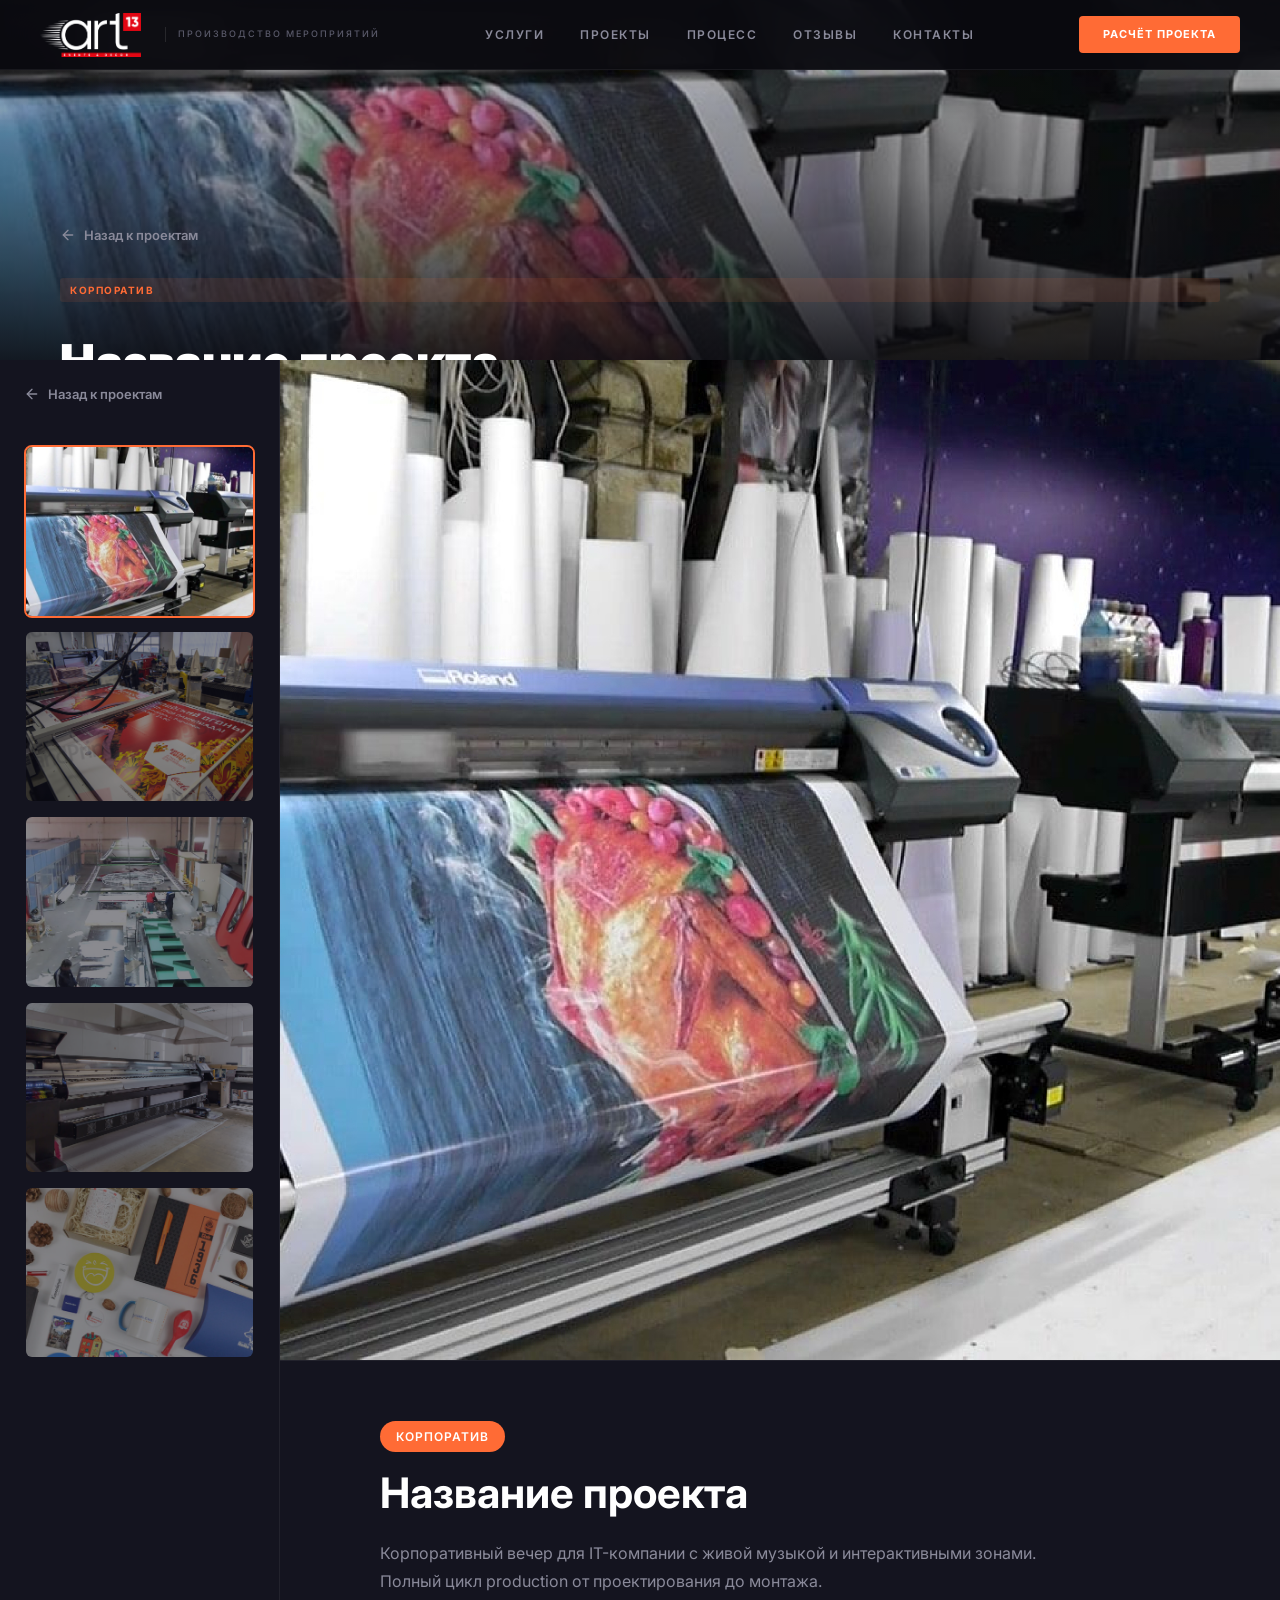
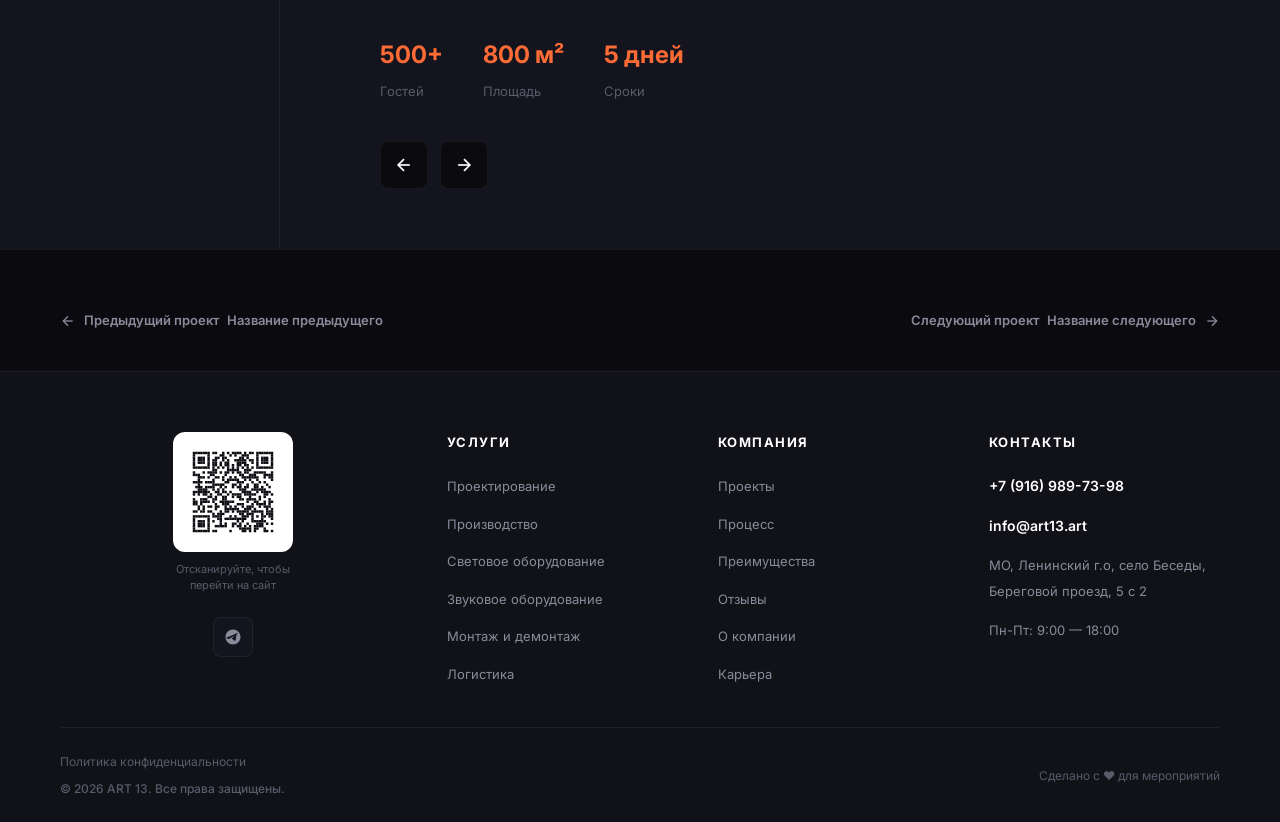
<file: portfolio-03.html>
<!DOCTYPE html>
<html lang="ru">
<head>
    <meta charset="UTF-8">
    <meta name="viewport" content="width=device-width, initial-scale=1.0">
    <title>ART 13 — Портфолио: Название проекта</title>
    <meta name="description" content="Описание проекта">
    <link rel="icon" type="image/svg+xml" href="image/favicon.svg">
    <link rel="icon" type="image/png" sizes="32x32" href="image/favicon-32.png">
    <link rel="icon" type="image/png" sizes="16x16" href="image/favicon-16.png">
    <link rel="icon" type="image/png" sizes="512x512" href="image/favicon-512.png">
    <link rel="apple-touch-icon" sizes="180x180" href="image/apple-touch-icon.png">
    <link rel="preconnect" href="https://fonts.googleapis.com">
    <link rel="preconnect" href="https://fonts.gstatic.com" crossorigin>
    <link href="https://fonts.googleapis.com/css2?family=Inter:wght@400;500;600;700;900&display=swap" rel="stylesheet">
    <link rel="stylesheet" href="style.css">
</head>
<body>
    <!-- Header -->
    <header class="header">
        <div class="header-inner">
            <a href="index.html" class="logo">
                <img src="image/ART13.png" alt="ART 13" class="logo-img">
                <span class="logo-sub">Производство мероприятий</span>
            </a>
            <nav class="nav">
                <a href="index.html#services">Услуги</a>
                <a href="index.html#projects">Проекты</a>
                <a href="index.html#process">Процесс</a>
                <a href="index.html#reviews">Отзывы</a>
                <a href="index.html#contacts">Контакты</a>
            </nav>
            <a href="index.html#calc" class="btn btn-primary header-btn">Расчёт проекта</a>
        </div>
    </header>

    <!-- Project Hero -->
    <section class="project-hero">
        <div class="project-hero-image">
            <img src="portfolio-01/1.jpg" alt="Название проекта">
        </div>
        <div class="container">
            <div class="project-hero-content">
                <a href="index.html#projects" class="project-back-link" id="projectBackLink">
                    <svg width="16" height="16" viewBox="0 0 24 24" fill="none" stroke="currentColor" stroke-width="2" stroke-linecap="round" stroke-linejoin="round">
                        <line x1="19" y1="12" x2="5" y2="12"></line>
                        <polyline points="12 19 5 12 12 5"></polyline>
                    </svg>
                    Назад к проектам
                </a>
                <div class="project-hero-tag">Корпоратив</div>
                <h1 class="project-hero-title">Название проекта</h1>
                <p class="project-hero-desc">Краткое описание проекта: что делали, масштаб, результаты.</p>
                <div class="project-hero-meta">
                    <div class="project-hero-meta-item">
                        <span class="project-hero-meta-label">Город</span>
                        <span class="project-hero-meta-value">Москва</span>
                    </div>
                    <div class="project-hero-meta-item">
                        <span class="project-hero-meta-label">Площадь</span>
                        <span class="project-hero-meta-value">1 200 м²</span>
                    </div>
                    <div class="project-hero-meta-item">
                        <span class="project-hero-meta-label">Сроки</span>
                        <span class="project-hero-meta-value">3 дня</span>
                    </div>
                </div>
            </div>
        </div>
    </section>

    <!-- Main Content -->
    <main>
        <section class="split-screen">
            <!-- Левая панель — миниатюры -->
            <div class="split-screen-sidebar">
                <div class="split-screen-back">
                    <a href="index.html#projects" class="project-back-link" id="projectBackLink">
                        <svg width="16" height="16" viewBox="0 0 24 24" fill="none" stroke="currentColor" stroke-width="2" stroke-linecap="round" stroke-linejoin="round">
                            <line x1="19" y1="12" x2="5" y2="12"></line>
                            <polyline points="12 19 5 12 12 5"></polyline>
                        </svg>
                        Назад к проектам
                    </a>
                </div>
                <div class="split-screen-thumbs" id="splitThumbs">
                    <div class="split-thumb active" data-index="0">
                        <img src="portfolio-03/1.jpg" alt="Миниатюра 1">
                    </div>
                    <div class="split-thumb" data-index="1">
                        <img src="portfolio-03/2.jpg" alt="Миниатюра 2">
                    </div>
                    <div class="split-thumb" data-index="2">
                        <img src="portfolio-03/3.jpg" alt="Миниатюра 3">
                    </div>
                    <div class="split-thumb" data-index="3">
                        <img src="portfolio-03/4.jpg" alt="Миниатюра 4">
                    </div>
                    <div class="split-thumb" data-index="4">
                        <img src="portfolio-03/5.jpg" alt="Миниатюра 5">
                    </div>
                </div>
            </div>

            <!-- Правая панель — большое фото + описание -->
            <div class="split-screen-main">
                <div class="split-screen-image" id="splitMainImage">
                    <img src="portfolio-03/1.jpg" alt="Фото проекта" class="split-main-img">
                </div>
                <div class="split-screen-content">
                    <div class="container">
                        <div class="split-screen-tag">Корпоратив</div>
                        <h1 class="split-screen-title">Название проекта</h1>
                        <p class="split-screen-desc">Корпоративный вечер для IT-компании с живой музыкой и интерактивными зонами. Полный цикл production от проектирования до монтажа.</p>
                        
                        <div class="split-screen-metrics">
                            <div class="split-metric">
                                <span class="split-metric-value">500+</span>
                                <span class="split-metric-label">Гостей</span>
                            </div>
                            <div class="split-metric">
                                <span class="split-metric-value">800 м²</span>
                                <span class="split-metric-label">Площадь</span>
                            </div>
                            <div class="split-metric">
                                <span class="split-metric-value">5 дней</span>
                                <span class="split-metric-label">Сроки</span>
                            </div>
                        </div>

                        <div class="split-screen-nav">
                            <button class="split-nav-btn split-nav-prev" id="splitPrev">
                                <svg width="20" height="20" viewBox="0 0 24 24" fill="none" stroke="currentColor" stroke-width="2">
                                    <line x1="19" y1="12" x2="5" y2="12"></line>
                                    <polyline points="12 19 5 12 12 5"></polyline>
                                </svg>
                            </button>
                            <button class="split-nav-btn split-nav-next" id="splitNext">
                                <svg width="20" height="20" viewBox="0 0 24 24" fill="none" stroke="currentColor" stroke-width="2">
                                    <line x1="5" y1="12" x2="19" y2="12"></line>
                                    <polyline points="12 5 19 12 12 19"></polyline>
                                </svg>
                            </button>
                        </div>
                    </div>
                </div>
            </div>
        </section>

        <!-- Навигация между проектами -->
        <section class="section project-nav-section">
            <div class="container">
                <div class="project-nav">
                    <a href="portfolio-02.html" class="project-nav-prev">
                        <svg width="16" height="16" viewBox="0 0 24 24" fill="none" stroke="currentColor" stroke-width="2">
                            <line x1="19" y1="12" x2="5" y2="12"></line>
                            <polyline points="12 19 5 12 12 5"></polyline>
                        </svg>
                        <div class="project-nav-label">Предыдущий проект</div>
                        <div class="project-nav-title">Название предыдущего</div>
                    </a>
                    <a href="portfolio-04.html" class="project-nav-next">
                        <div class="project-nav-label">Следующий проект</div>
                        <div class="project-nav-title">Название следующего</div>
                        <svg width="16" height="16" viewBox="0 0 24 24" fill="none" stroke="currentColor" stroke-width="2">
                            <line x1="5" y1="12" x2="19" y2="12"></line>
                            <polyline points="12 5 19 12 12 19"></polyline>
                        </svg>
                    </a>
                </div>
            </div>
        </section>
    </main>

    <!-- Footer -->
    <footer class="footer" id="contacts">
        <div class="container">
            <div class="footer-inner">
                <div class="footer-col footer-col--brand">
                    <div class="footer-qr">
                        <img src="image/qr-code.svg" alt="QR-код сайта" class="footer-qr-img">
                        <span class="footer-qr-text">Отсканируйте, чтобы перейти на сайт</span>
                    </div>
                    <div class="footer-socials">
                        <a href="#" class="footer-social" aria-label="Telegram">
                            <svg width="20" height="20" viewBox="0 0 24 24" fill="currentColor">
                                <path d="M12 2C6.48 2 2 6.48 2 12s4.48 10 10 10 10-4.48 10-10S17.52 2 12 2zm4.64 6.8c-.15 1.58-.8 5.42-1.13 7.19-.14.75-.42 1-.68 1.03-.58.05-1.02-.38-1.58-.75-.88-.58-1.38-.94-2.23-1.5-.99-.65-.35-1.01.22-1.59.15-.15 2.71-2.48 2.76-2.69.01-.03.01-.14-.07-.2-.08-.06-.19-.04-.27-.02-.12.03-1.99 1.27-5.62 3.72-.53.36-1.01.54-1.44.53-.47-.01-1.38-.27-2.06-.49-.83-.27-1.49-.42-1.43-.88.03-.24.38-.49 1.05-.75 4.12-1.8 6.87-2.98 8.26-3.55 3.93-1.64 4.75-1.92 5.28-1.93.12 0 .37.03.54.17.14.12.18.28.2.45-.01.06.01.24 0 .38z"/>
                            </svg>
                        </a>
                    </div>
                </div>
                <div class="footer-col">
                    <h4 class="footer-col-title">Услуги</h4>
                    <ul class="footer-links">
                        <li><a href="#services">Проектирование</a></li>
                        <li><a href="#services">Производство</a></li>
                        <li><a href="#services">Световое оборудование</a></li>
                        <li><a href="#services">Звуковое оборудование</a></li>
                        <li><a href="#services">Монтаж и демонтаж</a></li>
                        <li><a href="#services">Логистика</a></li>
                    </ul>
                </div>
                <div class="footer-col">
                    <h4 class="footer-col-title">Компания</h4>
                    <ul class="footer-links">
                        <li><a href="#projects">Проекты</a></li>
                        <li><a href="#process">Процесс</a></li>
                        <li><a href="#advantages">Преимущества</a></li>
                        <li><a href="#reviews">Отзывы</a></li>
                        <li><a href="#">О компании</a></li>
                        <li><a href="#">Карьера</a></li>
                    </ul>
                </div>
                <div class="footer-col">
                    <h4 class="footer-col-title">Контакты</h4>
                    <ul class="footer-contacts">
                        <li>
                            <a href="tel:+74951234567" class="footer-contact-link">+7 (916) 989-73-98</a>
                        </li>
                        <li>
                            <a href="mailto:info@art13.art" class="footer-contact-link">info@art13.art</a>
                        </li>
                        <li>
                            <span class="footer-contact-text">МО, Ленинский г.о, село Беседы, Береговой проезд, 5 с 2</span>
                        </li>
                        <li>
                            <span class="footer-contact-text">Пн-Пт: 9:00 — 18:00</span>
                        </li>
                    </ul>
                </div>
            </div>
            <div class="footer-bottom">
                <div class="footer-bottom-left">
                    <a href="privacy.html" class="footer-privacy" target="_blank">Политика конфиденциальности</a>
                    <span class="footer-copyright">© 2026 ART 13. Все права защищены.</span>
                </div>
                <div class="footer-bottom-right">
                    <span class="footer-made">Сделано с ❤️ для мероприятий</span>
                </div>
            </div>
        </div>
    </footer>

    <!-- Split Screen Gallery -->
    <script>
        const splitThumbs = document.querySelectorAll('.split-thumb');
        const splitMainImage = document.getElementById('splitMainImage');
        const splitPrev = document.getElementById('splitPrev');
        const splitNext = document.getElementById('splitNext');
        
        const images = [
            'portfolio-03/1.jpg',
            'portfolio-03/2.jpg',
            'portfolio-03/3.jpg',
            'portfolio-03/4.jpg',
            'portfolio-03/5.jpg'
        ];
        
        let currentIndex = 0;

        function updateSplitGallery(index) {
            currentIndex = index;
            splitMainImage.querySelector('.split-main-img').src = images[index];
            
            splitThumbs.forEach((thumb, i) => {
                thumb.classList.toggle('active', i === index);
            });
        }

        splitPrev.addEventListener('click', () => {
            const newIndex = (currentIndex - 1 + images.length) % images.length;
            updateSplitGallery(newIndex);
        });

        splitNext.addEventListener('click', () => {
            const newIndex = (currentIndex + 1) % images.length;
            updateSplitGallery(newIndex);
        });

        splitThumbs.forEach((thumb, index) => {
            thumb.addEventListener('click', () => {
                updateSplitGallery(index);
            });
        });

        // Back button
        document.getElementById('projectBackLink').addEventListener('click', function(e) {
            if (document.referrer && document.referrer !== window.location.href) {
                e.preventDefault();
                history.back();
            }
        });
    </script>
</body>
</html>
</file>
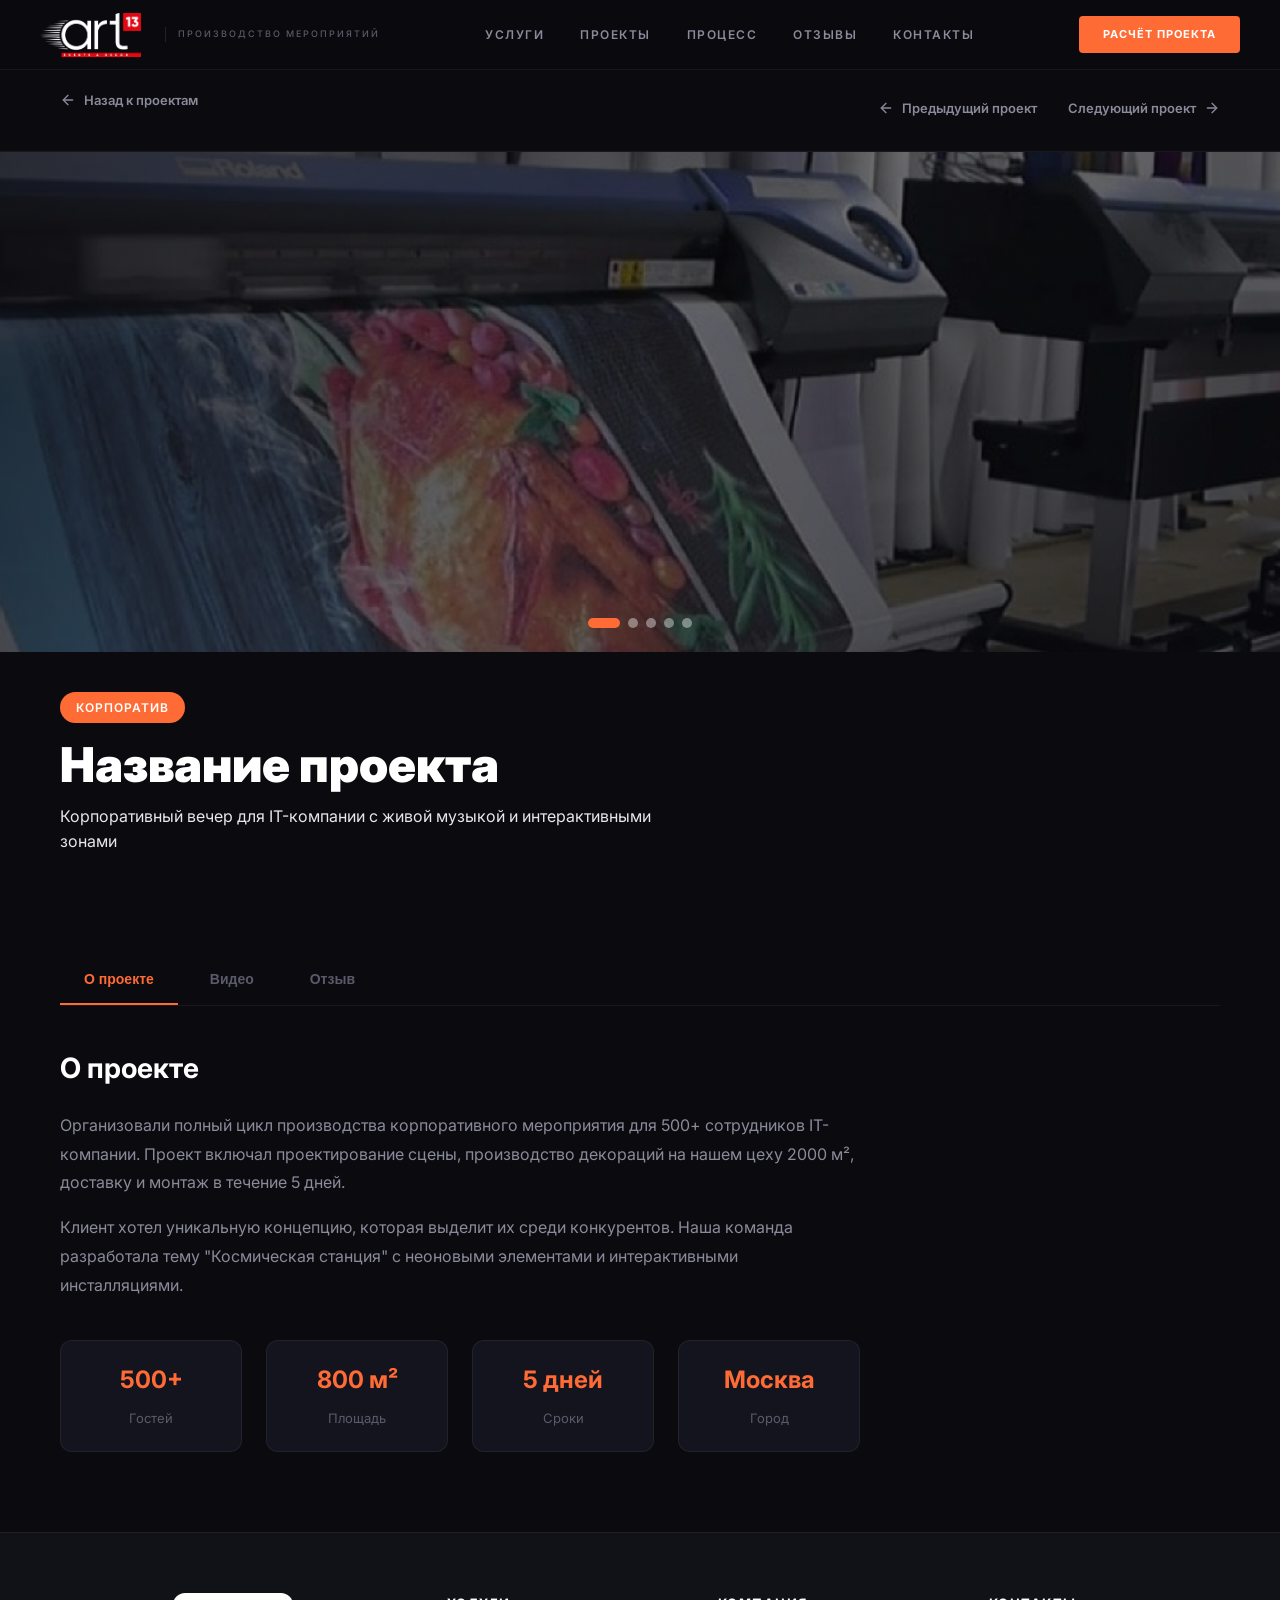
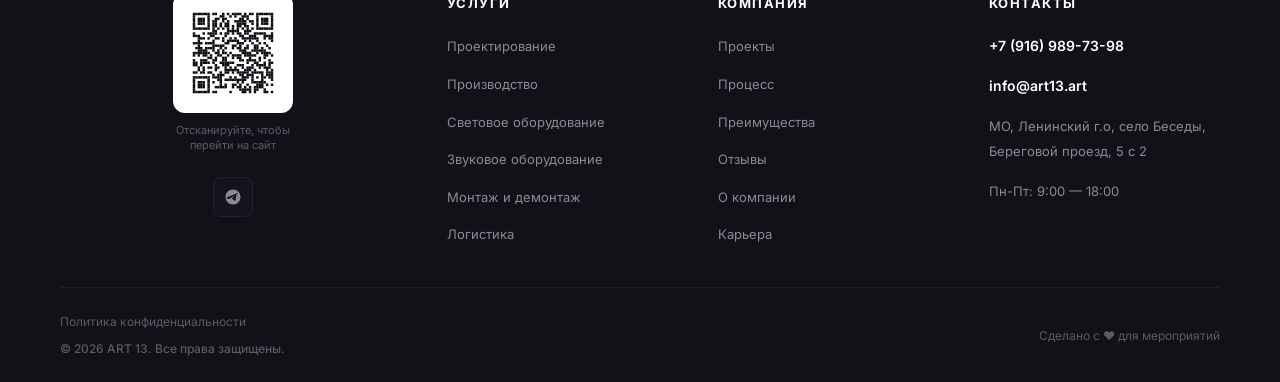
<file: portfolio-04.html>
<!DOCTYPE html>
<html lang="ru">
<head>
    <meta charset="UTF-8">
    <meta name="viewport" content="width=device-width, initial-scale=1.0">
    <title>ART 13 — Портфолио: Название проекта</title>
    <meta name="description" content="Описание проекта">
    <link rel="icon" type="image/svg+xml" href="image/favicon.svg">
    <link rel="icon" type="image/png" sizes="32x32" href="image/favicon-32.png">
    <link rel="icon" type="image/png" sizes="16x16" href="image/favicon-16.png">
    <link rel="icon" type="image/png" sizes="512x512" href="image/favicon-512.png">
    <link rel="apple-touch-icon" sizes="180x180" href="image/apple-touch-icon.png">
    <link rel="preconnect" href="https://fonts.googleapis.com">
    <link rel="preconnect" href="https://fonts.gstatic.com" crossorigin>
    <link href="https://fonts.googleapis.com/css2?family=Inter:wght@400;500;600;700;900&display=swap" rel="stylesheet">
    <link rel="stylesheet" href="style.css">
</head>
<body>
    <!-- Header -->
    <header class="header">
        <div class="header-inner">
            <a href="index.html" class="logo">
                <img src="image/ART13.png" alt="ART 13" class="logo-img">
                <span class="logo-sub">Производство мероприятий</span>
            </a>
            <nav class="nav">
                <a href="index.html#services">Услуги</a>
                <a href="index.html#projects">Проекты</a>
                <a href="index.html#process">Процесс</a>
                <a href="index.html#reviews">Отзывы</a>
                <a href="index.html#contacts">Контакты</a>
            </nav>
            <a href="index.html#calc" class="btn btn-primary header-btn">Расчёт проекта</a>
        </div>
    </header>

    <!-- Back link -->
    <div class="portfolio-back-section">
        <div class="container">
            <div class="portfolio-back-row">
                <a href="index.html#projects" class="project-back-link" id="projectBackLink">
                    <svg width="16" height="16" viewBox="0 0 24 24" fill="none" stroke="currentColor" stroke-width="2" stroke-linecap="round" stroke-linejoin="round">
                        <line x1="19" y1="12" x2="5" y2="12"></line>
                        <polyline points="12 19 5 12 12 5"></polyline>
                    </svg>
                    Назад к проектам
                </a>
                <div class="project-nav">
                    <a href="portfolio-03.html" class="project-nav-link project-nav-prev">
                        <svg width="16" height="16" viewBox="0 0 24 24" fill="none" stroke="currentColor" stroke-width="2" stroke-linecap="round" stroke-linejoin="round">
                            <line x1="19" y1="12" x2="5" y2="12"></line>
                            <polyline points="12 19 5 12 12 5"></polyline>
                        </svg>
                        Предыдущий проект
                    </a>
                    <a href="portfolio-01.html" class="project-nav-link project-nav-next">
                        Следующий проект
                        <svg width="16" height="16" viewBox="0 0 24 24" fill="none" stroke="currentColor" stroke-width="2" stroke-linecap="round" stroke-linejoin="round">
                            <line x1="5" y1="12" x2="19" y2="12"></line>
                            <polyline points="12 5 19 12 12 19"></polyline>
                        </svg>
                    </a>
                </div>
            </div>
        </div>
    </div>

    <!-- Main Content -->
    <main>
        <!-- Hero -->
        <section class="tab-hero">
            <!-- Слайдер фона -->
            <div class="tab-hero-slider" id="tabHeroSlider">
                <div class="tab-hero-slide tab-hero-slide--active">
                    <img src="portfolio-04/1.jpg" alt="Название проекта">
                    <div class="tab-hero-slide-overlay"></div>
                </div>
                <div class="tab-hero-slide">
                    <img src="portfolio-04/2.jpg" alt="Название проекта">
                    <div class="tab-hero-slide-overlay"></div>
                </div>
                <div class="tab-hero-slide">
                    <img src="portfolio-04/3.jpg" alt="Название проекта">
                    <div class="tab-hero-slide-overlay"></div>
                </div>
                <div class="tab-hero-slide">
                    <img src="portfolio-04/4.jpg" alt="Название проекта">
                    <div class="tab-hero-slide-overlay"></div>
                </div>
                <div class="tab-hero-slide">
                    <img src="portfolio-04/5.jpg" alt="Название проекта">
                    <div class="tab-hero-slide-overlay"></div>
                </div>

                <!-- Slider Navigation -->
                <div class="tab-hero-slider-nav" id="tabHeroSliderNav">
                    <button class="tab-hero-dot tab-hero-dot--active" data-slide="0" aria-label="Слайд 1"></button>
                    <button class="tab-hero-dot" data-slide="1" aria-label="Слайд 2"></button>
                    <button class="tab-hero-dot" data-slide="2" aria-label="Слайд 3"></button>
                    <button class="tab-hero-dot" data-slide="3" aria-label="Слайд 4"></button>
                    <button class="tab-hero-dot" data-slide="4" aria-label="Слайд 5"></button>
                </div>
            </div>

            <div class="tab-hero-content">
                <div class="container">
                    <div class="tab-hero-tag">Корпоратив</div>
                    <h1 class="tab-hero-title">Название проекта</h1>
                    <p class="tab-hero-desc">Корпоративный вечер для IT-компании с живой музыкой и интерактивными зонами</p>
                </div>
            </div>
        </section>

        <!-- Табы -->
        <section class="tab-section">
            <div class="container">
                <div class="tab-nav" id="tabNav">
                    <button class="tab-btn active" data-tab="about">О проекте</button>
                    <button class="tab-btn" data-tab="video">Видео</button>
                    <button class="tab-btn" data-tab="review">Отзыв</button>
                </div>
                <!-- Таб: О проекте -->
                <div class="tab-content active" id="tab-about">
                    <div class="tab-about-content">
                        <h2>О проекте</h2>
                        <p>Организовали полный цикл производства корпоративного мероприятия для 500+ сотрудников IT-компании. Проект включал проектирование сцены, производство декораций на нашем цеху 2000 м², доставку и монтаж в течение 5 дней.</p>
                        <p>Клиент хотел уникальную концепцию, которая выделит их среди конкурентов. Наша команда разработала тему "Космическая станция" с неоновыми элементами и интерактивными инсталляциями.</p>
                        
                        <div class="tab-metrics">
                            <div class="tab-metric">
                                <span class="tab-metric-value">500+</span>
                                <span class="tab-metric-label">Гостей</span>
                            </div>
                            <div class="tab-metric">
                                <span class="tab-metric-value">800 м²</span>
                                <span class="tab-metric-label">Площадь</span>
                            </div>
                            <div class="tab-metric">
                                <span class="tab-metric-value">5 дней</span>
                                <span class="tab-metric-label">Сроки</span>
                            </div>
                            <div class="tab-metric">
                                <span class="tab-metric-value">Москва</span>
                                <span class="tab-metric-label">Город</span>
                            </div>
                        </div>
                    </div>
                </div>

                <!-- Таб: Видео -->
                <div class="tab-content" id="tab-video">
                    <a href="https://max.ru/your-channel" target="_blank" class="btn btn-primary tab-video-btn">Смотреть видео</a>
                </div>

                <!-- Таб: Отзыв -->
                <div class="tab-content" id="tab-review">
                    <div class="tab-review-card">
                        <div class="tab-review-quote">
                            <svg width="32" height="32" viewBox="0 0 24 24" fill="var(--accent)">
                                <path d="M14.017 21v-7.391c0-5.704 3.731-9.57 8.983-10.609l.995 2.151c-2.432.917-3.995 3.638-3.995 5.849h4v10h-9.983zm-14.017 0v-7.391c0-5.704 3.748-9.57 9-10.609l.996 2.151c-2.433.917-3.996 3.638-3.996 5.849h3.983v10h-9.983z"/>
                            </svg>
                        </div>
                        <p class="tab-review-text">Команда ART 13 превзошла все наши ожидания. Концепция "Космическая станция" стала хитом всего корпоратива. Отличная работа!</p>
                        <div class="tab-review-author">
                            <div class="tab-review-avatar">Альфа Центавра</div>
                            <div>
                                <div class="tab-review-name">Имя Фамилия</div>
                                <div class="tab-review-role">Директор по маркетингу, Компания</div>
                            </div>
                        </div>
                    </div>
                </div>
            </div>
        </section>
    </main>

    <!-- Footer -->
    <footer class="footer" id="contacts">
        <div class="container">
            <div class="footer-inner">
                <div class="footer-col footer-col--brand">
                    <div class="footer-qr">
                        <img src="image/qr-code.svg" alt="QR-код сайта" class="footer-qr-img">
                        <span class="footer-qr-text">Отсканируйте, чтобы перейти на сайт</span>
                    </div>
                    <div class="footer-socials">
                        <a href="#" class="footer-social" aria-label="Telegram">
                            <svg width="20" height="20" viewBox="0 0 24 24" fill="currentColor">
                                <path d="M12 2C6.48 2 2 6.48 2 12s4.48 10 10 10 10-4.48 10-10S17.52 2 12 2zm4.64 6.8c-.15 1.58-.8 5.42-1.13 7.19-.14.75-.42 1-.68 1.03-.58.05-1.02-.38-1.58-.75-.88-.58-1.38-.94-2.23-1.5-.99-.65-.35-1.01.22-1.59.15-.15 2.71-2.48 2.76-2.69.01-.03.01-.14-.07-.2-.08-.06-.19-.04-.27-.02-.12.03-1.99 1.27-5.62 3.72-.53.36-1.01.54-1.44.53-.47-.01-1.38-.27-2.06-.49-.83-.27-1.49-.42-1.43-.88.03-.24.38-.49 1.05-.75 4.12-1.8 6.87-2.98 8.26-3.55 3.93-1.64 4.75-1.92 5.28-1.93.12 0 .37.03.54.17.14.12.18.28.2.45-.01.06.01.24 0 .38z"/>
                            </svg>
                        </a>
                    </div>
                </div>
                <div class="footer-col">
                    <h4 class="footer-col-title">Услуги</h4>
                    <ul class="footer-links">
                        <li><a href="#services">Проектирование</a></li>
                        <li><a href="#services">Производство</a></li>
                        <li><a href="#services">Световое оборудование</a></li>
                        <li><a href="#services">Звуковое оборудование</a></li>
                        <li><a href="#services">Монтаж и демонтаж</a></li>
                        <li><a href="#services">Логистика</a></li>
                    </ul>
                </div>
                <div class="footer-col">
                    <h4 class="footer-col-title">Компания</h4>
                    <ul class="footer-links">
                        <li><a href="#projects">Проекты</a></li>
                        <li><a href="#process">Процесс</a></li>
                        <li><a href="#advantages">Преимущества</a></li>
                        <li><a href="#reviews">Отзывы</a></li>
                        <li><a href="#">О компании</a></li>
                        <li><a href="#">Карьера</a></li>
                    </ul>
                </div>
                <div class="footer-col">
                    <h4 class="footer-col-title">Контакты</h4>
                    <ul class="footer-contacts">
                        <li>
                            <a href="tel:+74951234567" class="footer-contact-link">+7 (916) 989-73-98</a>
                        </li>
                        <li>
                            <a href="mailto:info@art13.art" class="footer-contact-link">info@art13.art</a>
                        </li>
                        <li>
                            <span class="footer-contact-text">МО, Ленинский г.о, село Беседы, Береговой проезд, 5 с 2</span>
                        </li>
                        <li>
                            <span class="footer-contact-text">Пн-Пт: 9:00 — 18:00</span>
                        </li>
                    </ul>
                </div>
            </div>
            <div class="footer-bottom">
                <div class="footer-bottom-left">
                    <a href="privacy.html" class="footer-privacy" target="_blank">Политика конфиденциальности</a>
                    <span class="footer-copyright">© 2026 ART 13. Все права защищены.</span>
                </div>
                <div class="footer-bottom-right">
                    <span class="footer-made">Сделано с ❤️ для мероприятий</span>
                </div>
            </div>
        </div>
    </footer>

    <!-- Scripts -->
    <script>
        // Back button
        document.getElementById('projectBackLink').addEventListener('click', function(e) {
            if (document.referrer && document.referrer !== window.location.href) {
                e.preventDefault();
                history.back();
            }
        });

        // Tabs
        const tabNav = document.getElementById('tabNav');
        const tabBtns = tabNav.querySelectorAll('.tab-btn');
        const tabContents = document.querySelectorAll('.tab-content');

        tabBtns.forEach(btn => {
            btn.addEventListener('click', () => {
                const tabId = btn.dataset.tab;

                tabBtns.forEach(b => b.classList.remove('active'));
                btn.classList.add('active');

                tabContents.forEach(content => {
                    content.classList.remove('active');
                    if (content.id === 'tab-' + tabId) {
                        content.classList.add('active');
                    }
                });
            });
        });

        // Hero Slider
        const slides = document.querySelectorAll('.tab-hero-slide');
        const dots = document.querySelectorAll('.tab-hero-dot');
        let currentSlide = 0;
        let slideInterval;

        function goToSlide(index) {
            slides[currentSlide].classList.remove('tab-hero-slide--active');
            dots[currentSlide].classList.remove('tab-hero-dot--active');
            
            currentSlide = index;
            
            slides[currentSlide].classList.add('tab-hero-slide--active');
            dots[currentSlide].classList.add('tab-hero-dot--active');
        }

        function nextSlide() {
            const next = (currentSlide + 1) % slides.length;
            goToSlide(next);
        }

        function startSlider() {
            slideInterval = setInterval(nextSlide, 5000);
        }

        function resetSlider() {
            clearInterval(slideInterval);
            startSlider();
        }

        dots.forEach((dot, index) => {
            dot.addEventListener('click', () => {
                goToSlide(index);
                resetSlider();
            });
        });

        startSlider();
    </script>
</body>
</html>
</file>
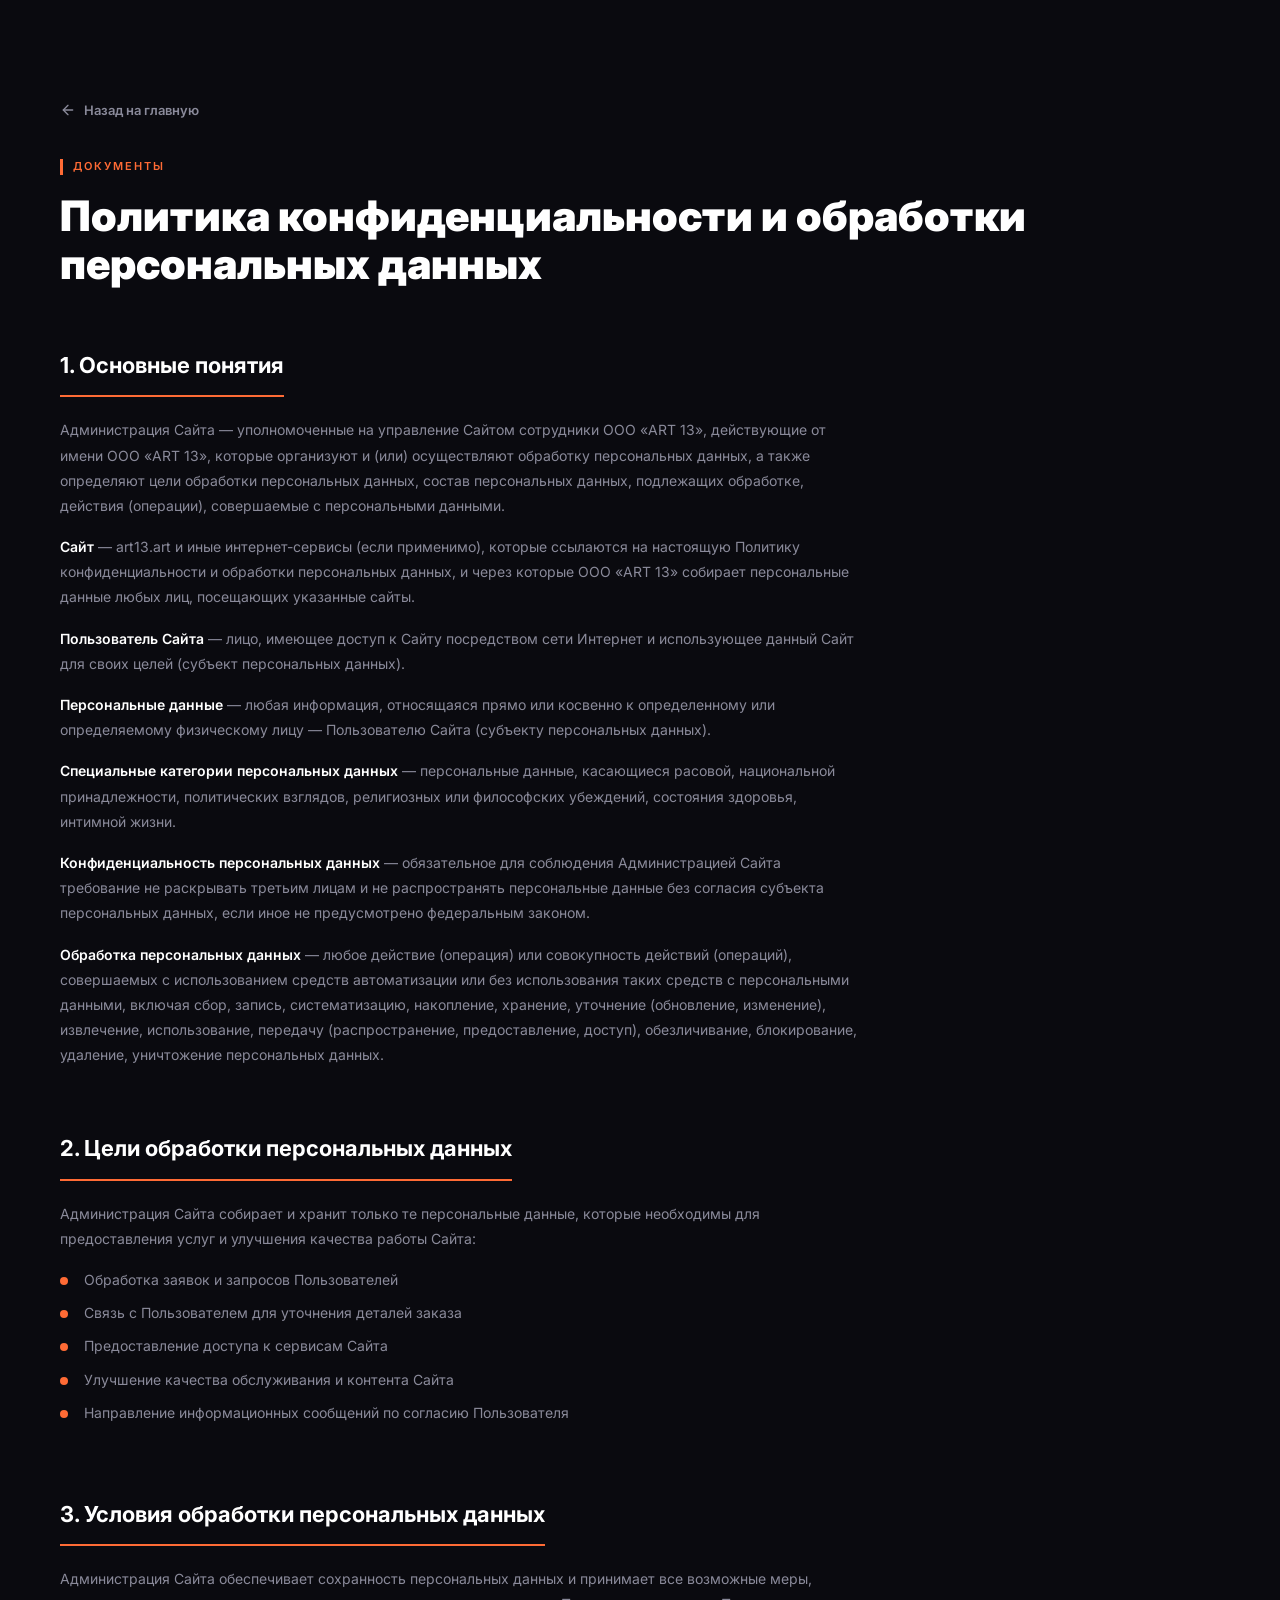
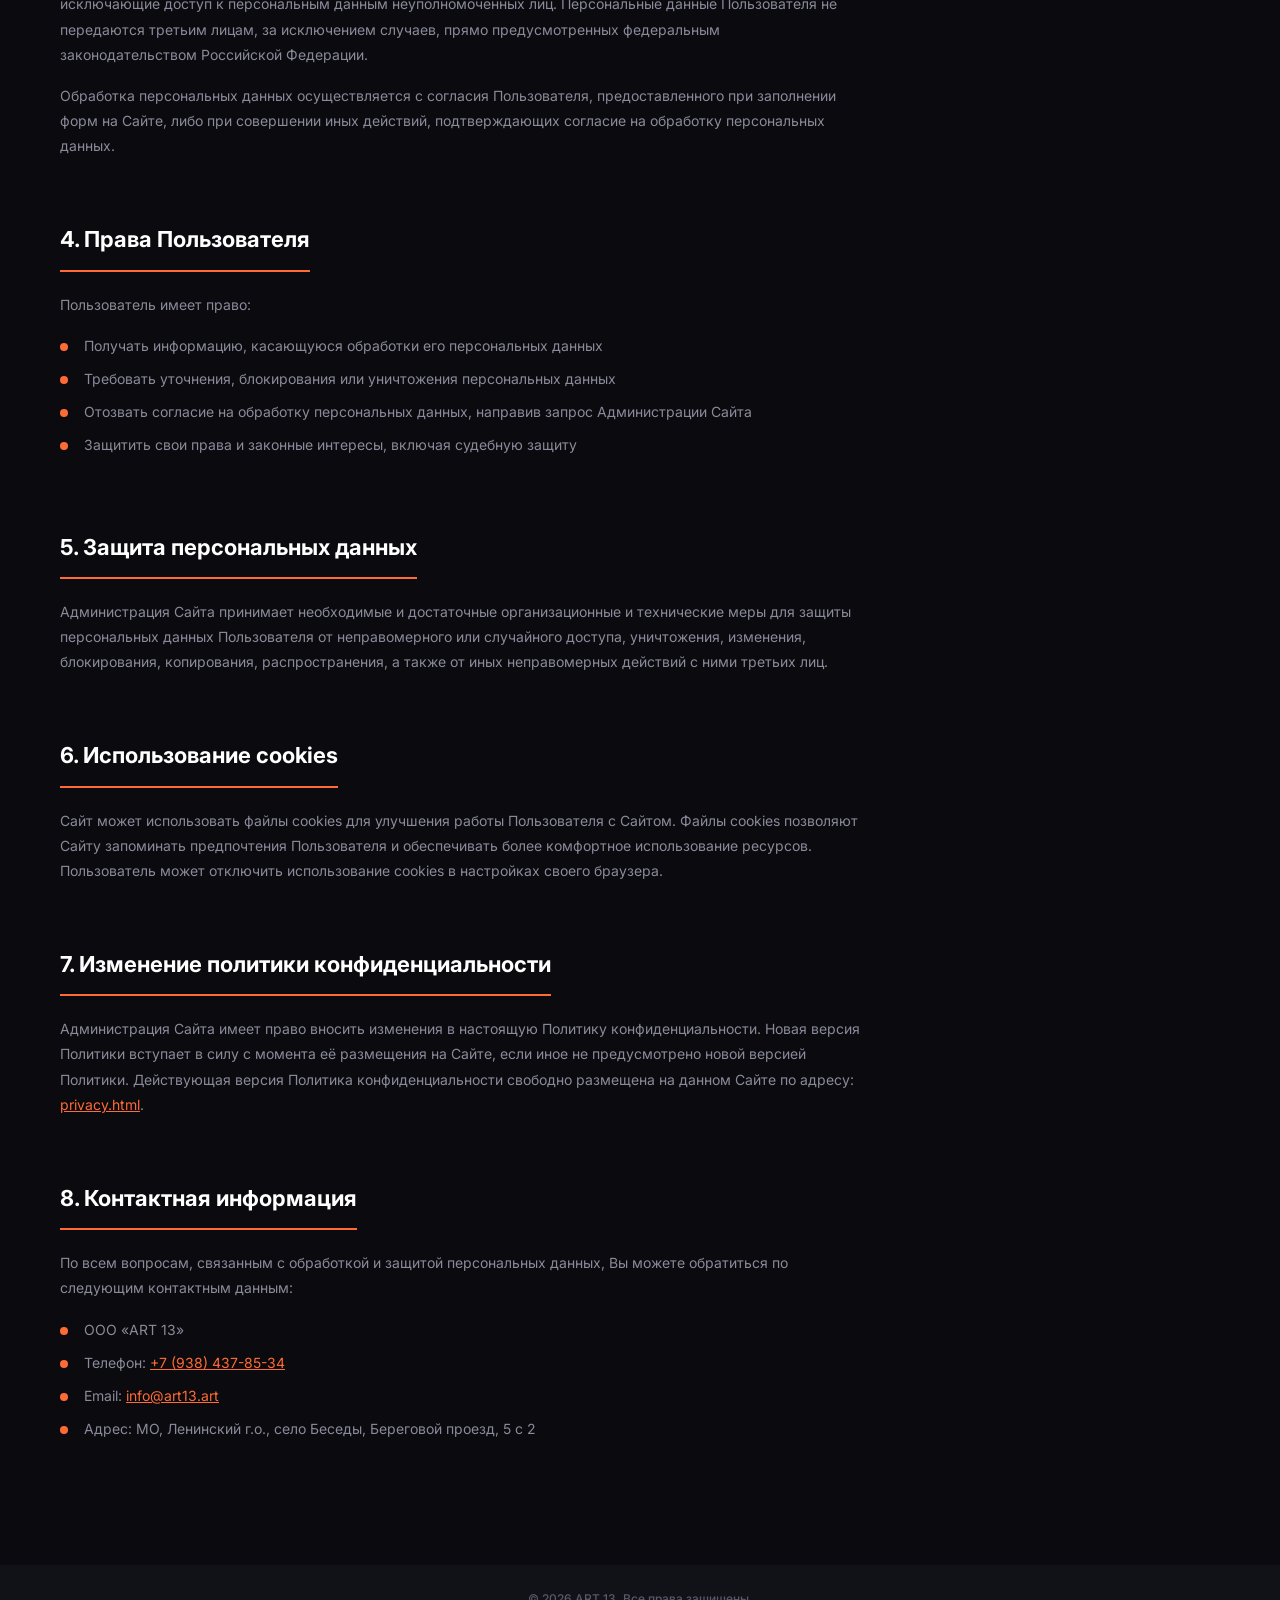
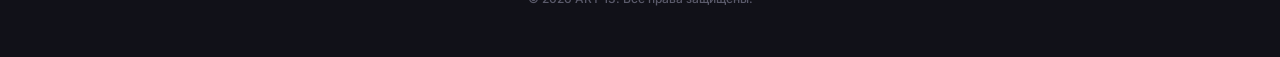
<file: privacy.html>
<!DOCTYPE html>
<html lang="ru">
<head>
    <meta charset="UTF-8">
    <meta name="viewport" content="width=device-width, initial-scale=1.0">
    <title>ART 13 — Производственная компания полного цикла</title>
    <meta name="description" content="ART 13 — event-продакшен полного цикла: проектирование, производство и монтаж сцен, света, звука и декораций для мероприятий. Цех 2000 м², монтаж в 40 городах.">
    <meta property="og:title" content="ART 13 — Event-продакшен полного цикла">
    <meta property="og:description" content="Проектирование, производство и монтаж сцен, света, звука и декораций. Цех 2000 м², монтаж в 40 городах.">
    <meta property="og:type" content="website">
    <meta property="og:url" content="https://art13.art/">
    <meta property="og:image" content="https://art13.art/image/og-image.png">
    <link rel="icon" type="image/svg+xml" href="image/favicon.svg">
    <link rel="icon" type="image/png" sizes="32x32" href="image/favicon-32.png">
    <link rel="icon" type="image/png" sizes="16x16" href="image/favicon-16.png">
    <link rel="icon" type="image/png" sizes="512x512" href="image/favicon-512.png">
    <link rel="apple-touch-icon" sizes="180x180" href="image/apple-touch-icon.png">
    <link rel="preconnect" href="https://fonts.googleapis.com">
    <link rel="preconnect" href="https://fonts.gstatic.com" crossorigin>
    <link href="https://fonts.googleapis.com/css2?family=Inter:wght@400;500;600;700;900&display=swap" rel="stylesheet">
    <link rel="stylesheet" href="style.css">
</head>
<body>
    <main>
        <section class="section privacy-page">
            <div class="container">
                <div class="privacy-back">
                    <a href="index.html" class="privacy-back-link" id="privacyBackLink">
                        <svg width="16" height="16" viewBox="0 0 24 24" fill="none" stroke="currentColor" stroke-width="2" stroke-linecap="round" stroke-linejoin="round">
                            <line x1="19" y1="12" x2="5" y2="12"></line>
                            <polyline points="12 19 5 12 12 5"></polyline>
                        </svg>
                        Назад на главную
                    </a>
                </div>

                <div class="section-header">
                    <div class="section-label">Документы</div>
                    <h2 class="section-title">Политика конфиденциальности и обработки персональных данных</h2>
                </div>

                <div class="privacy-content">
                    <h3 class="privacy-section-title">1. Основные понятия</h3>
                    <p class="privacy-text">Администрация Сайта — уполномоченные на управление Сайтом сотрудники ООО «ART 13», действующие от имени ООО «ART 13», которые организуют и (или) осуществляют обработку персональных данных, а также определяют цели обработки персональных данных, состав персональных данных, подлежащих обработке, действия (операции), совершаемые с персональными данными.</p>
                    
                    <p class="privacy-text"><strong>Сайт</strong> — art13.art и иные интернет-сервисы (если применимо), которые ссылаются на настоящую Политику конфиденциальности и обработки персональных данных, и через которые ООО «ART 13» собирает персональные данные любых лиц, посещающих указанные сайты.</p>
                    
                    <p class="privacy-text"><strong>Пользователь Сайта</strong> — лицо, имеющее доступ к Сайту посредством сети Интернет и использующее данный Сайт для своих целей (субъект персональных данных).</p>
                    
                    <p class="privacy-text"><strong>Персональные данные</strong> — любая информация, относящаяся прямо или косвенно к определенному или определяемому физическому лицу — Пользователю Сайта (субъекту персональных данных).</p>
                    
                    <p class="privacy-text"><strong>Специальные категории персональных данных</strong> — персональные данные, касающиеся расовой, национальной принадлежности, политических взглядов, религиозных или философских убеждений, состояния здоровья, интимной жизни.</p>
                    
                    <p class="privacy-text"><strong>Конфиденциальность персональных данных</strong> — обязательное для соблюдения Администрацией Сайта требование не раскрывать третьим лицам и не распространять персональные данные без согласия субъекта персональных данных, если иное не предусмотрено федеральным законом.</p>
                    
                    <p class="privacy-text"><strong>Обработка персональных данных</strong> — любое действие (операция) или совокупность действий (операций), совершаемых с использованием средств автоматизации или без использования таких средств с персональными данными, включая сбор, запись, систематизацию, накопление, хранение, уточнение (обновление, изменение), извлечение, использование, передачу (распространение, предоставление, доступ), обезличивание, блокирование, удаление, уничтожение персональных данных.</p>

                    <h3 class="privacy-section-title">2. Цели обработки персональных данных</h3>
                    <p class="privacy-text">Администрация Сайта собирает и хранит только те персональные данные, которые необходимы для предоставления услуг и улучшения качества работы Сайта:</p>
                    
                    <ul class="privacy-list">
                        <li>Обработка заявок и запросов Пользователей</li>
                        <li>Связь с Пользователем для уточнения деталей заказа</li>
                        <li>Предоставление доступа к сервисам Сайта</li>
                        <li>Улучшение качества обслуживания и контента Сайта</li>
                        <li>Направление информационных сообщений по согласию Пользователя</li>
                    </ul>

                    <h3 class="privacy-section-title">3. Условия обработки персональных данных</h3>
                    <p class="privacy-text">Администрация Сайта обеспечивает сохранность персональных данных и принимает все возможные меры, исключающие доступ к персональным данным неуполномоченных лиц. Персональные данные Пользователя не передаются третьим лицам, за исключением случаев, прямо предусмотренных федеральным законодательством Российской Федерации.</p>
                    
                    <p class="privacy-text">Обработка персональных данных осуществляется с согласия Пользователя, предоставленного при заполнении форм на Сайте, либо при совершении иных действий, подтверждающих согласие на обработку персональных данных.</p>

                    <h3 class="privacy-section-title">4. Права Пользователя</h3>
                    <p class="privacy-text">Пользователь имеет право:</p>
                    
                    <ul class="privacy-list">
                        <li>Получать информацию, касающуюся обработки его персональных данных</li>
                        <li>Требовать уточнения, блокирования или уничтожения персональных данных</li>
                        <li>Отозвать согласие на обработку персональных данных, направив запрос Администрации Сайта</li>
                        <li>Защитить свои права и законные интересы, включая судебную защиту</li>
                    </ul>

                    <h3 class="privacy-section-title">5. Защита персональных данных</h3>
                    <p class="privacy-text">Администрация Сайта принимает необходимые и достаточные организационные и технические меры для защиты персональных данных Пользователя от неправомерного или случайного доступа, уничтожения, изменения, блокирования, копирования, распространения, а также от иных неправомерных действий с ними третьих лиц.</p>

                    <h3 class="privacy-section-title">6. Использование cookies</h3>
                    <p class="privacy-text">Сайт может использовать файлы cookies для улучшения работы Пользователя с Сайтом. Файлы cookies позволяют Сайту запоминать предпочтения Пользователя и обеспечивать более комфортное использование ресурсов. Пользователь может отключить использование cookies в настройках своего браузера.</p>

                    <h3 class="privacy-section-title">7. Изменение политики конфиденциальности</h3>
                    <p class="privacy-text">Администрация Сайта имеет право вносить изменения в настоящую Политику конфиденциальности. Новая версия Политики вступает в силу с момента её размещения на Сайте, если иное не предусмотрено новой версией Политики. Действующая версия Политика конфиденциальности свободно размещена на данном Сайте по адресу: <a href="privacy.html" class="privacy-link">privacy.html</a>.</p>

                    <h3 class="privacy-section-title">8. Контактная информация</h3>
                    <p class="privacy-text">По всем вопросам, связанным с обработкой и защитой персональных данных, Вы можете обратиться по следующим контактным данным:</p>
                    
                    <ul class="privacy-list">
                        <li>ООО «ART 13»</li>
                        <li>Телефон: <a href="tel:+79384378534" class="privacy-link">+7 (938) 437-85-34</a></li>
                        <li>Email: <a href="mailto:info@art13.art" class="privacy-link">info@art13.art</a></li>
                        <li>Адрес: МО, Ленинский г.о., село Беседы, Береговой проезд, 5 с 2</li>
                    </ul>
                </div>
            </div>
        </section>
    </main>

    <!-- Footer Bottom Only -->
    <footer class="footer privacy-footer">
        <div class="container">
            <div class="footer-bottom">
                <div class="footer-bottom-left">
                    <span class="footer-copyright">© 2026 ART 13. Все права защищены.</span>
                </div>
            </div>
        </div>
    </footer>
    
    <script>
        document.getElementById('privacyBackLink').addEventListener('click', function(e) {
            if (document.referrer && document.referrer !== window.location.href) {
                e.preventDefault();
                history.back();
            }
        });
    </script>

    <!-- Disable right-click -->
    <script>
        document.addEventListener('contextmenu', function(e) {
            e.preventDefault();
        });
    </script>
    
</body>
</html>
</file>
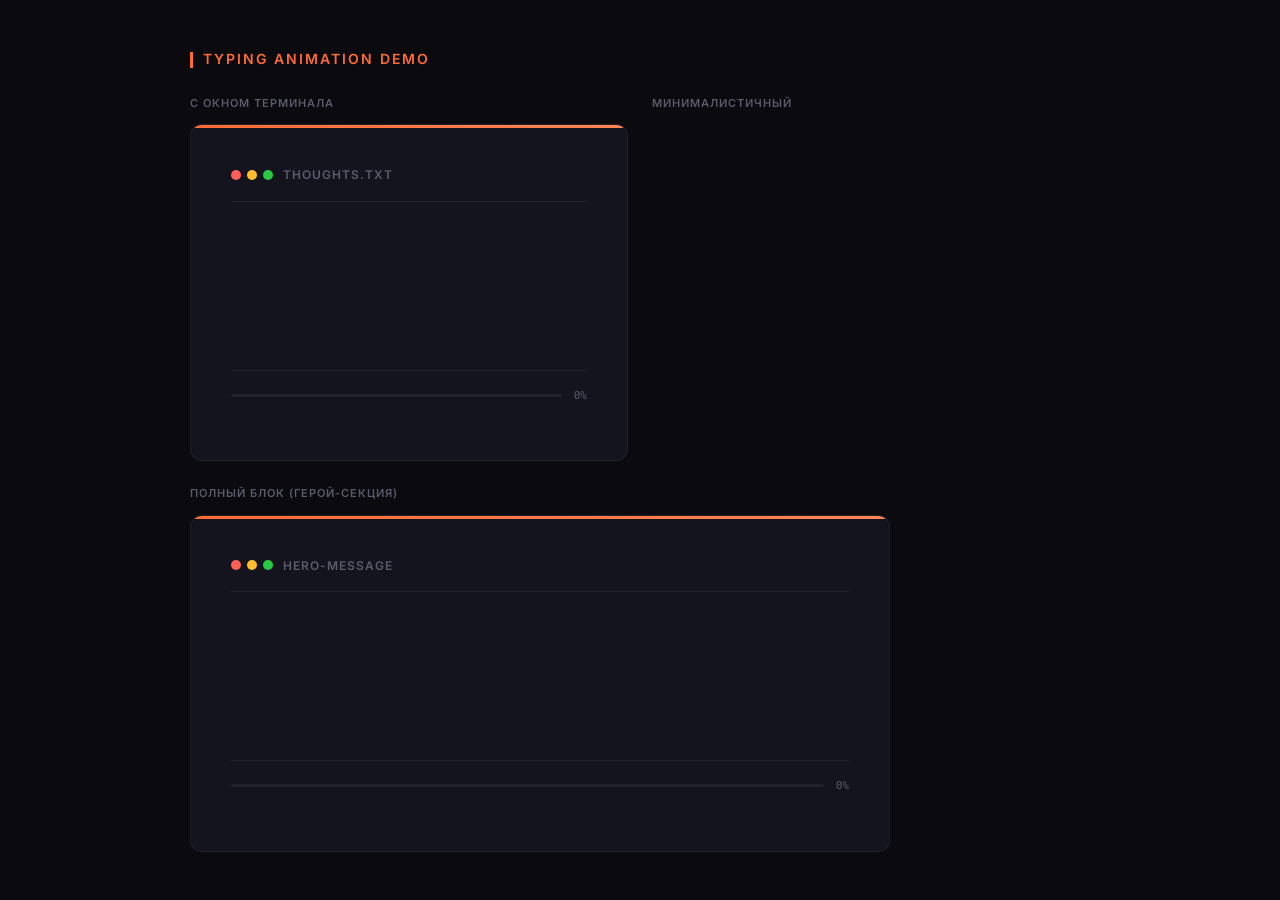
<file: typing-demo.html>
<!DOCTYPE html>
<html lang="ru">
<head>
    <meta charset="UTF-8">
    <meta name="viewport" content="width=device-width, initial-scale=1.0">
    <title>Typing Animation — Demo</title>
    <link href="https://fonts.googleapis.com/css2?family=Inter:wght@400;500;600;700;900&display=swap" rel="stylesheet">
    <link rel="stylesheet" href="style.css">
    <style>
        body {
            display: flex;
            align-items: center;
            justify-content: center;
            min-height: 100vh;
            padding: 40px;
        }

        .demo-container {
            width: 100%;
            max-width: 900px;
        }

        .demo-title {
            font-size: 14px;
            font-weight: 600;
            color: var(--accent);
            letter-spacing: 2px;
            text-transform: uppercase;
            margin-bottom: 24px;
            display: flex;
            align-items: center;
            gap: 10px;
        }

        .demo-title::before {
            content: '';
            width: 3px;
            height: 16px;
            background: var(--accent);
            display: inline-block;
        }

        .demo-grid {
            display: grid;
            grid-template-columns: 1fr 1fr;
            gap: 24px;
        }

        .demo-label {
            font-size: 11px;
            color: var(--text-muted);
            letter-spacing: 1px;
            text-transform: uppercase;
            margin-bottom: 12px;
            font-weight: 600;
        }

        .demo-full-width {
            grid-column: 1 / -1;
        }
    </style>
</head>
<body>
    <div class="demo-container">
        <div class="demo-title">Typing Animation Demo</div>
        
        <div class="demo-grid">
            <!-- Вариант 1: С окном терминала -->
            <div>
                <div class="demo-label">С окном терминала</div>
                <div class="typing-block">
                    <div class="typing-block-header">
                        <div class="typing-block-dots">
                            <div class="typing-block-dot"></div>
                            <div class="typing-block-dot"></div>
                            <div class="typing-block-dot"></div>
                        </div>
                        <span class="typing-block-title">thoughts.txt</span>
                    </div>
                    <div class="typing-text-container">
                        <span class="typing-text" id="typing-text-1"></span>
                    </div>
                    <div class="typing-progress">
                        <div class="typing-progress-bar">
                            <div class="typing-progress-fill" id="progress-fill-1"></div>
                        </div>
                        <span class="typing-progress-text" id="progress-text-1">0%</span>
                    </div>
                    <div class="typing-phrases-counter" id="counter-1"></div>
                </div>
            </div>

            <!-- Вариант 2: Минималистичный -->
            <div>
                <div class="demo-label">Минималистичный</div>
                <div class="typing-block typing-block--minimal">
                    <div class="typing-text-container">
                        <span class="typing-text" id="typing-text-2"></span>
                    </div>
                </div>
            </div>

            <!-- Вариант 3: Полный блок на всю ширину -->
            <div class="demo-full-width">
                <div class="demo-label">Полный блок (герой-секция)</div>
                <div class="typing-block typing-block--hero">
                    <div class="typing-block-header">
                        <div class="typing-block-dots">
                            <div class="typing-block-dot"></div>
                            <div class="typing-block-dot"></div>
                            <div class="typing-block-dot"></div>
                        </div>
                        <span class="typing-block-title">hero-message</span>
                    </div>
                    <div class="typing-text-container">
                        <span class="typing-text" id="typing-text-3"></span>
                    </div>
                    <div class="typing-progress">
                        <div class="typing-progress-bar">
                            <div class="typing-progress-fill" id="progress-fill-3"></div>
                        </div>
                        <span class="typing-progress-text" id="progress-text-3">0%</span>
                    </div>
                    <div class="typing-phrases-counter" id="counter-3"></div>
                </div>
            </div>
        </div>
    </div>

    <script src="typing-animation.js"></script>
    <script>
        // === Вариант 1: Терминал с прогрессом ===
        const typer1 = new TypingAnimation({
            element: document.getElementById('typing-text-1'),
            phrases: [
                'Привет! Мы — ART 13.',
                'Создаём декорации для мероприятий любого масштаба.',
                'Свой цех 2000 м². Монтаж в 40 городах.',
                'От фотозоны до сцены на 5000 зрителей.',
                'Работаем 24/7 — без простоев и задержек.'
            ],
            errorChance: 0.10,
            baseSpeed: 70,
            pauseAfterPhrase: 3000,
            pauseBeforeDelete: 500,
            deleteSpeed: 50,
            maxConsecutiveErrors: 2
        });

        // === Вариант 2: Минималистичный ===
        const typer2 = new TypingAnimation({
            element: document.getElementById('typing-text-2'),
            phrases: [
                'Event-продакшен полного цикла',
                'Проектирование → Производство → Монтаж',
                '18 лет на рынке',
                '1000+ проектов'
            ],
            errorChance: 0.06,
            baseSpeed: 80,
            pauseAfterPhrase: 2500,
            pauseBeforeDelete: 300,
            deleteSpeed: 45,
            maxConsecutiveErrors: 1
        });

        // === Вариант 3: Герой-блок ===
        const typer3 = new TypingAnimation({
            element: document.getElementById('typing-text-3'),
            phrases: [
                'Мы там, где ваше мероприятие!',
                'Производственная компания полного цикла',
                'Сцены, свет, звук — под ключ',
                '1200 м² собственного цеха',
                'Монтажные бригады в 40 городах России'
            ],
            errorChance: 0.07,
            baseSpeed: 60,
            pauseAfterPhrase: 3500,
            pauseBeforeDelete: 600,
            deleteSpeed: 45,
            maxConsecutiveErrors: 2
        });

        // === Запуск с прогресс-баром ===
        function startWithProgress(typer, progressFillId, progressTextId, counterId) {
            typer.start();
            
            const progressFill = document.getElementById(progressFillId);
            const progressText = document.getElementById(progressTextId);
            const counter = document.getElementById(counterId);
            
            // Обновляем прогресс
            const checkInterval = setInterval(() => {
                if (!typer.typing) {
                    clearInterval(checkInterval);
                    return;
                }
                
                const phraseIndex = typer.currentPhraseIndex % typer.phrases.length;
                const currentPhrase = typer.phrases[phraseIndex];
                const totalPhrases = typer.phrases.length;
                
                // Прогресс внутри фразы
                const textLength = typer.element.textContent.length;
                const phraseLength = currentPhrase.length;
                const progress = Math.min(100, Math.round((textLength / phraseLength) * 100));
                
                if (progressFill) {
                    progressFill.style.width = progress + '%';
                }
                if (progressText) {
                    progressText.textContent = progress + '%';
                }
                if (counter) {
                    counter.textContent = `фраза ${phraseIndex + 1} из ${totalPhrases}`;
                }
            }, 100);
        }

        // Запускаем все три варианта
        document.addEventListener('DOMContentLoaded', () => {
            startWithProgress(typer1, 'progress-fill-1', 'progress-text-1', 'counter-1');
            typer2.start();
            startWithProgress(typer3, 'progress-fill-3', 'progress-text-3', 'counter-3');
        });
    </script>
</body>
</html>
</file>
<file: style.css>
/* ===== RESET & BASE ===== */
*, *::before, *::after {
    margin: 0;
    padding: 0;
    box-sizing: border-box;
}

/* ===== INFO BANNER ===== */
.info-banner {
    background: linear-gradient(135deg, #dc2626, #ef4444);
    padding: 14px 0;
    position: fixed;
    top: 70px;
    left: 0;
    right: 0;
    z-index: 1001;
    transition: opacity 0.3s ease, visibility 0.3s ease;
}

.info-banner--hidden {
    opacity: 0;
    visibility: hidden;
    pointer-events: none;
}

.info-banner .container {
    display: flex;
    align-items: center;
    justify-content: center;
    gap: 16px;
}

.info-banner-text {
    font-size: 14px;
    font-weight: 500;
    color: #fff;
    text-align: center;
    line-height: 1.5;
}

.info-banner-close {
    width: 28px;
    height: 28px;
    background: rgba(255, 255, 255, 0.2);
    border: 1px solid rgba(255, 255, 255, 0.3);
    border-radius: 6px;
    color: #fff;
    font-size: 20px;
    cursor: pointer;
    display: flex;
    align-items: center;
    justify-content: center;
    transition: all 0.3s ease;
    flex-shrink: 0;
}

.info-banner-close:hover {
    background: rgba(255, 255, 255, 0.3);
}

/* ===== HEADER ===== */

:root {
    --bg-primary: #0a0a0f;
    --bg-secondary: #111118;
    --bg-card: #14141f;
    --bg-card-hover: #1a1a28;
    --text-primary: #ffffff;
    --text-secondary: #8a8a9a;
    --text-muted: #5a5a6a;
    --accent: #FF6B35;
    --accent-hover: #ff8555;
    --accent-dark: #e55a28;
    --border: rgba(255, 255, 255, 0.06);
    --border-light: rgba(255, 255, 255, 0.1);
    --gradient-orange: linear-gradient(135deg, #FF6B35, #ff8555);
    --font: 'Inter', sans-serif;
    --container: 1240px;
    --section-gap: 100px;
}

html {
    scroll-behavior: smooth;
}

body {
    font-family: var(--font);
    background: var(--bg-primary);
    color: var(--text-primary);
    line-height: 1.6;
    -webkit-font-smoothing: antialiased;
    -webkit-user-select: none;
    -moz-user-select: none;
    -ms-user-select: none;
    user-select: none;
}

body * {
    -webkit-user-select: none;
    -moz-user-select: none;
    -ms-user-select: none;
    user-select: none;
}

input, textarea, select {
    -webkit-user-select: text;
    -moz-user-select: text;
    -ms-user-select: text;
    user-select: text;
}

a {
    text-decoration: none;
    color: inherit;
}

ul { list-style: none; }

img {
    max-width: 100%;
    display: block;
}

.container {
    max-width: var(--container);
    margin: 0 auto;
    padding: 0 40px;
}

/* ===== SECTION COMMON ===== */
.section-label {
    font-size: 11px;
    font-weight: 600;
    letter-spacing: 2px;
    text-transform: uppercase;
    color: var(--accent);
    margin-bottom: 16px;
    display: flex;
    align-items: center;
    gap: 10px;
}

.section-label::before {
    content: '';
    width: 3px;
    height: 16px;
    background: var(--accent);
    display: inline-block;
}

.section-title {
    font-size: clamp(28px, 3.5vw, 42px);
    font-weight: 900;
    line-height: 1.15;
    margin-bottom: 20px;
}

.section-desc {
    font-size: 14px;
    color: var(--text-secondary);
    max-width: 480px;
    line-height: 1.7;
}

.section-coords {
    font-size: 14px;
    font-weight: 600;
    color: var(--accent);
    max-width: 480px;
    line-height: 1.7;
    font-family: 'Courier New', monospace;
}

/* ===== Coordinates Block ===== */
.coords-block {
    margin-top: 16px;
}

.coords-label {
    display: block;
    font-size: 13px;
    color: var(--text-muted);
    margin-bottom: 6px;
    font-weight: 500;
}

.coords-row {
    display: flex;
    align-items: center;
    gap: 12px;
    flex-wrap: wrap;
}

.btn-copy-coords {
    display: inline-flex;
    align-items: center;
    gap: 6px;
    padding: 8px 16px;
    font-size: 12px;
    font-weight: 600;
    font-family: var(--font);
    background: transparent;
    color: var(--accent);
    border: 1px solid var(--accent);
    border-radius: 4px;
    cursor: pointer;
    transition: all 0.3s ease;
    line-height: 1;
}

.btn-copy-coords:hover {
    background: var(--accent);
    color: #fff;
}

.btn-copy-coords svg {
    flex-shrink: 0;
}

.coords-copied {
    font-size: 13px;
    color: #22c55e;
    font-weight: 600;
    opacity: 0;
    transform: translateY(4px);
    transition: all 0.3s ease;
    pointer-events: none;
}

.coords-copied.visible {
    opacity: 1;
    transform: translateY(0);
}

/* ===== BUTTONS ===== */
.btn {
    display: inline-flex;
    align-items: center;
    justify-content: center;
    padding: 14px 32px;
    font-family: var(--font);
    font-size: 13px;
    font-weight: 700;
    letter-spacing: 1px;
    text-transform: uppercase;
    border: none;
    border-radius: 4px;
    cursor: pointer;
    transition: all 0.3s ease;
}

.btn-primary {
    background: var(--accent);
    color: #fff;
    transition: all 0.3s ease;
}

.btn-primary:hover:not(:disabled) {
    background: var(--accent-hover);
    transform: translateY(-2px);
    box-shadow: 0 8px 30px rgba(255, 107, 53, 0.3);
}

.btn-primary:disabled {
    opacity: 0.7;
    cursor: not-allowed;
    transform: none;
}

.btn--loading {
    background: var(--accent);
    animation: pulse 1.5s ease infinite;
}

.btn--success {
    background: #22c55e !important;
    animation: none;
}

@keyframes pulse {
    0%, 100% {
        opacity: 1;
    }
    50% {
        opacity: 0.7;
    }
}

.btn-outline {
    background: transparent;
    color: var(--text-primary);
    border: 1px solid var(--border-light);
}

.btn-outline:hover {
    border-color: var(--accent);
    color: var(--accent);
}

/* ===== HEADER ===== */
.header {
    position: fixed;
    top: 0;
    left: 0;
    right: 0;
    z-index: 1000;
    background: rgba(10, 10, 15, 0.95);
    backdrop-filter: blur(20px);
    border-bottom: 1px solid var(--border);
    padding: 0 40px;
    height: 70px;
    display: flex;
    align-items: center;
}

.header-inner {
    max-width: var(--container);
    margin: 0 auto;
    width: 100%;
    display: flex;
    align-items: center;
    justify-content: space-between;
    gap: 20px;
    min-width: 0;
}

.logo {
    display: flex;
    align-items: center;
    gap: 12px;
    flex-shrink: 0;
}

.logo-img {
    display: block;
    height: 44px;
    width: auto;
    max-height: 44px;
}

.logo-sub {
    font-size: 9px;
    font-weight: 500;
    color: var(--text-muted);
    letter-spacing: 2px;
    text-transform: uppercase;
    margin-left: 12px;
    padding-left: 12px;
    border-left: 1px solid var(--border-light);
}

.nav {
    display: flex;
    align-items: center;
    gap: 36px;
}

.nav a {
    font-size: 12px;
    font-weight: 600;
    letter-spacing: 1.5px;
    text-transform: uppercase;
    color: var(--text-secondary);
    transition: color 0.3s;
}

.nav a:hover {
    color: var(--text-primary);
}

.header-btn {
    padding: 10px 24px;
    font-size: 11px;
    flex-shrink: 0;
}

/* ===== HERO ===== */
.hero {
    min-height: 100vh;
    display: flex;
    align-items: center;
    padding: 170px 0 80px;
    position: relative;
    overflow: hidden;
    background: linear-gradient(135deg, rgba(255, 107, 53, 0.05) 0%, transparent 50%);
}

/* ===== HERO SLIDER ===== */
.hero-slider {
    position: absolute;
    inset: 0;
    z-index: 0;
}

.hero-slide {
    position: absolute;
    inset: 0;
    opacity: 0;
    transition: opacity 1.2s ease;
}

.hero-slide--active {
    opacity: 1;
}

.hero-slide img {
    width: 100%;
    height: 100%;
    object-fit: cover;
    object-position: center;
}

.hero-slide-overlay {
    position: absolute;
    inset: 0;
    background: transparent;
}

/* Градиентное затемнение только под текстом */
.hero::after {
    content: '';
    position: absolute;
    top: 0;
    left: 0;
    width: 65%;
    height: 100%;
    background: linear-gradient(90deg, rgba(10, 10, 15, 0.85) 0%, rgba(10, 10, 15, 0.6) 60%, transparent 100%);
    pointer-events: none;
    z-index: 1;
}

.hero::before {
    content: '';
    position: absolute;
    top: -200px;
    right: -200px;
    width: 800px;
    height: 800px;
    background: radial-gradient(circle, rgba(255, 107, 53, 0.08) 0%, transparent 70%);
    pointer-events: none;
    z-index: 1;
}

.hero-inner {
    display: grid;
    grid-template-columns: 1fr 1fr;
    gap: 60px;
    align-items: center;
    position: relative;
    z-index: 2;
}

.hero-badge {
    font-size: 11px;
    font-weight: 600;
    letter-spacing: 2px;
    text-transform: uppercase;
    color: #ffffff;
    margin-bottom: 20px;
}

.hero-badge span {
    color: var(--accent);
}

.hero h1 {
    font-size: clamp(36px, 5vw, 64px);
    font-weight: 900;
    line-height: 1.05;
    margin-bottom: 24px;
}

.hero-text {
    font-size: 15px;
    color: #ffffff;
    line-height: 1.8;
    margin-bottom: 36px;
    max-width: 500px;
}

.hero-buttons {
    display: flex;
    gap: 16px;
    margin-bottom: 48px;
}

.hero-stats {
    display: flex;
    gap: 40px;
}

.hero-stat {
    display: flex;
    flex-direction: column;
}

.hero-stat-value {
    font-size: 28px;
    font-weight: 900;
    color: var(--text-primary);
}

.hero-stat-label {
    font-size: 11px;
    color: #ffffff;
    letter-spacing: 1px;
    text-transform: uppercase;
    margin-top: 4px;
}

/* ===== HERO SLIDER NAV ===== */
.hero-slider-nav {
    position: absolute;
    bottom: 40px;
    left: 50%;
    transform: translateX(-50%);
    display: flex;
    gap: 10px;
    z-index: 3;
}

.hero-slider-dot {
    width: 10px;
    height: 10px;
    border-radius: 50%;
    border: 2px solid rgba(255, 255, 255, 0.4);
    background: transparent;
    cursor: pointer;
    transition: all 0.3s ease;
    padding: 0;
}

.hero-slider-dot:hover {
    border-color: var(--accent);
    background: rgba(255, 107, 53, 0.3);
}

.hero-slider-dot--active {
    background: var(--accent);
    border-color: var(--accent);
    transform: scale(1.2);
}

.hero-visual {
    position: relative;
    height: 500px;
    background: linear-gradient(135deg, rgba(255, 107, 53, 0.08), rgba(255, 107, 53, 0.02));
    border: 1px solid var(--border);
    border-radius: 12px;
    display: flex;
    align-items: center;
    justify-content: center;
    overflow: hidden;
}

.hero-visual::before {
    content: '';
    position: absolute;
    inset: 0;
    background: 
        linear-gradient(45deg, transparent 40%, rgba(255, 107, 53, 0.1) 50%, transparent 60%),
        repeating-linear-gradient(0deg, transparent, transparent 40px, rgba(255, 107, 53, 0.03) 40px, rgba(255, 107, 53, 0.03) 41px),
        repeating-linear-gradient(90deg, transparent, transparent 40px, rgba(255, 107, 53, 0.03) 40px, rgba(255, 107, 53, 0.03) 41px);
}

.hero-visual-text {
    font-size: 120px;
    font-weight: 900;
    color: rgba(255, 107, 53, 0.15);
    letter-spacing: 20px;
}

.hero-visual-badge {
    position: absolute;
    bottom: 24px;
    left: 24px;
    background: rgba(10, 10, 15, 0.8);
    backdrop-filter: blur(10px);
    border: 1px solid var(--border-light);
    border-radius: 8px;
    padding: 12px 20px;
    display: flex;
    align-items: center;
    gap: 10px;
    font-size: 13px;
    font-weight: 600;
}

.hero-visual-badge .icon {
    width: 32px;
    height: 32px;
    background: var(--accent);
    border-radius: 50%;
    display: flex;
    align-items: center;
    justify-content: center;
    font-size: 14px;
}

.hero-content .hero-visual-badge {
    margin-top: 32px;
    position: static;
    backdrop-filter: none;
    background: var(--bg-card);
    border: 1px solid var(--border);
    max-width: fit-content;
}

.hero-content .hero-visual-badge .icon {
    background: var(--accent);
}

/* ===== CALC SECTION ===== */
.calc {
    padding: var(--section-gap) 0;
}

.calc-inner {
    display: grid;
    grid-template-columns: 1fr 1fr;
    gap: 60px;
    align-items: start;
}

.calc-desc {
    font-size: 14px;
    color: var(--text-secondary);
    line-height: 1.8;
    margin-bottom: 36px;
    max-width: none;
}

.calc-features {
    display: flex;
    flex-direction: column;
    gap: 16px;
    margin-bottom: 40px;
}

.calc-feature {
    display: flex;
    align-items: center;
    gap: 14px;
}

.calc-feature-icon {
    width: 28px;
    height: 28px;
    background: rgba(255, 107, 53, 0.1);
    border-radius: 50%;
    display: flex;
    align-items: center;
    justify-content: center;
    font-size: 12px;
    font-weight: 700;
    color: var(--accent);
    flex-shrink: 0;
}

.calc-feature span {
    font-size: 14px;
    color: var(--text-primary);
    font-weight: 500;
}

.calc-contacts {
    display: flex;
    flex-direction: column;
    gap: 20px;
}

.calc-contact-item {
    display: flex;
    align-items: center;
    gap: 14px;
}

.calc-contact-icon {
    width: 44px;
    height: 44px;
    background: var(--bg-card);
    border: 1px solid var(--border);
    border-radius: 10px;
    display: flex;
    align-items: center;
    justify-content: center;
    font-size: 18px;
    flex-shrink: 0;
}

.calc-contact-label {
    font-size: 11px;
    color: var(--text-muted);
    letter-spacing: 1px;
    text-transform: uppercase;
    margin-bottom: 2px;
}

.calc-contact-value {
    font-size: 15px;
    font-weight: 600;
    color: var(--text-primary);
    transition: color 0.3s;
}

.calc-contact-value:hover {
    color: var(--accent);
}

/* Form */
.calc-form {
    background: var(--bg-card);
    border: 1px solid var(--border);
    border-radius: 12px;
    padding: 36px;
}

.form-group {
    margin-bottom: 20px;
}

.form-group label {
    display: block;
    font-size: 12px;
    font-weight: 600;
    color: var(--text-secondary);
    letter-spacing: 0.5px;
    margin-bottom: 8px;
}

.form-group input,
.form-group select,
.form-group textarea {
    width: 100%;
    padding: 12px 16px;
    background: var(--bg-primary);
    border: 1px solid var(--border-light);
    border-radius: 6px;
    font-family: var(--font);
    font-size: 14px;
    color: var(--text-primary);
    transition: all 0.3s ease;
    outline: none;
}

.form-group input::placeholder,
.form-group textarea::placeholder {
    color: var(--text-muted);
}

.form-group input:focus,
.form-group select:focus,
.form-group textarea:focus {
    border-color: var(--accent);
    box-shadow: 0 0 0 3px rgba(255, 107, 53, 0.1);
}

.form-group select {
    appearance: none;
    cursor: pointer;
    background-image: url("data:image/svg+xml,%3Csvg xmlns='http://www.w3.org/2000/svg' width='12' height='12' viewBox='0 0 24 24' fill='none' stroke='%238a8a9a' stroke-width='2' stroke-linecap='round' stroke-linejoin='round'%3E%3Cpolyline points='6 9 12 15 18 9'%3E%3C/polyline%3E%3C/svg%3E");
    background-repeat: no-repeat;
    background-position: right 16px center;
    padding-right: 40px;
}

.form-group select option {
    background: var(--bg-primary);
    color: var(--text-primary);
}

.form-group textarea {
    resize: vertical;
    min-height: 100px;
}

.form-row {
    display: grid;
    grid-template-columns: 1fr 1fr;
    gap: 16px;
}

.form-submit {
    width: 100%;
    margin-top: 8px;
    padding: 16px 16px;
    font-size: 13px;
    margin-left: 0;
    margin-right: 0;
}

.form-note {
    text-align: left;
    font-size: 11px;
    color: var(--text-muted);
    margin-top: 12px;
    padding-left: 16px;
}

.form-note a {
    color: var(--accent);
    text-decoration: underline;
    transition: color 0.3s;
}

.form-note a:hover {
    color: var(--accent-hover);
}

.form-consent {
    margin-top: 12px;
}

.consent-label {
    display: flex;
    align-items: flex-start;
    gap: 10px;
    font-size: 11px;
    color: var(--text-muted);
    cursor: pointer;
    line-height: 1.5;
}

.consent-label input[type="checkbox"] {
    width: 18px;
    height: 18px;
    min-width: 18px;
    margin-top: 2px;
    accent-color: var(--accent);
    cursor: pointer;
}

.consent-label a {
    color: var(--accent);
    text-decoration: underline;
    transition: color 0.3s;
}

.consent-label a:hover {
    color: var(--accent-hover);
}

/* ===== REVIEWS SECTION ===== */
.reviews {
    padding: var(--section-gap) 0;
    background: var(--bg-secondary);
}

.reviews-grid {
    display: grid;
    grid-template-columns: repeat(2, 1fr);
    gap: 24px;
}

.review-card {
    background: var(--bg-card);
    border: 1px solid var(--border);
    border-radius: 12px;
    padding: 32px;
    transition: all 0.4s ease;
}

.review-card:hover {
    border-color: rgba(255, 107, 53, 0.3);
    transform: translateY(-4px);
    box-shadow: 0 20px 60px rgba(0, 0, 0, 0.3);
}

.review-card-stars {
    display: flex;
    gap: 4px;
    margin-bottom: 16px;
    color: var(--accent);
    font-size: 16px;
}

.review-card-text {
    font-size: 14px;
    color: var(--text-secondary);
    line-height: 1.8;
    margin-bottom: 24px;
    font-style: italic;
}

.review-card-text::before {
    content: '"';
    font-size: 48px;
    font-weight: 900;
    color: var(--accent);
    opacity: 0.3;
    line-height: 0;
    display: block;
    margin-bottom: 12px;
}

.review-card-author {
    display: flex;
    align-items: center;
    gap: 14px;
}

.review-card-avatar {
    width: 44px;
    height: 44px;
    background: var(--gradient-orange);
    border-radius: 50%;
    display: flex;
    align-items: center;
    justify-content: center;
    font-size: 13px;
    font-weight: 700;
    color: #fff;
    flex-shrink: 0;
}

.review-card-name {
    font-size: 14px;
    font-weight: 700;
    color: var(--text-primary);
}

.review-card-role {
    font-size: 12px;
    color: var(--text-muted);
    margin-top: 2px;
}

/* ===== PARTNERS SECTION ===== */
.partners {
    padding: var(--section-gap) 0;
    background: var(--bg-secondary);
}

.partners-grid {
    display: grid;
    grid-template-columns: repeat(4, 1fr);
    gap: 24px;
}

.partner-item {
    background: var(--bg-card);
    border: 1px solid var(--border);
    border-radius: 12px;
    padding: 28px 24px;
    display: flex;
    align-items: center;
    justify-content: center;
    transition: all 0.4s ease;
    min-height: 120px;
}

.partner-item:hover {
    border-color: rgba(255, 107, 53, 0.3);
    transform: translateY(-4px);
    box-shadow: 0 20px 60px rgba(0, 0, 0, 0.3);
}

.partner-logo {
    width: 100%;
    height: 60px;
    display: flex;
    align-items: center;
    justify-content: center;
}

.partner-logo img {
    max-width: 100%;
    max-height: 100%;
    width: auto;
    height: auto;
    object-fit: contain;
    filter: brightness(0) invert(1) opacity(0.7);
    transition: all 0.3s ease;
}

.partner-item:hover .partner-logo img {
    filter: brightness(0) invert(1) opacity(1);
}

/* ===== ADVANTAGES SECTION ===== */
.advantages {
    padding: var(--section-gap) 0;
}

.advantages-grid {
    display: grid;
    grid-template-columns: repeat(3, 1fr);
    gap: 24px;
}

.advantage-card {
    background: var(--bg-card);
    border: 1px solid var(--border);
    border-radius: 12px;
    padding: 32px;
    transition: all 0.4s ease;
    position: relative;
    overflow: hidden;
}

.advantage-card::before {
    content: '';
    position: absolute;
    top: 0;
    left: 0;
    width: 4px;
    height: 0;
    background: var(--accent);
    transition: height 0.4s ease;
}

.advantage-card:hover {
    border-color: rgba(255, 107, 53, 0.3);
    transform: translateY(-4px);
    box-shadow: 0 20px 60px rgba(0, 0, 0, 0.3);
}

.advantage-card:hover::before {
    height: 100%;
}

.advantage-card-value {
    font-size: 36px;
    font-weight: 900;
    color: var(--accent);
    margin-bottom: 8px;
    line-height: 1;
}

.advantage-card-label {
    font-size: 14px;
    font-weight: 700;
    color: var(--text-primary);
    margin-bottom: 12px;
    line-height: 1.3;
}

.advantage-card-desc {
    font-size: 12px;
    color: var(--text-secondary);
    line-height: 1.7;
}

/* ===== PORTFOLIO SECTION ===== */
.portfolio {
    padding: var(--section-gap) 0;
    background: var(--bg-secondary);
}

.portfolio-grid {
    display: grid;
    grid-template-columns: repeat(2, 1fr);
    gap: 24px;
}

.portfolio-card {
    background: var(--bg-card);
    border: 1px solid var(--border);
    border-radius: 12px;
    overflow: hidden;
    transition: all 0.4s ease;
    text-decoration: none;
    color: inherit;
    display: block;
}

.portfolio-card:hover {
    border-color: rgba(255, 107, 53, 0.3);
    transform: translateY(-4px);
    box-shadow: 0 20px 60px rgba(0, 0, 0, 0.3);
}

.portfolio-card-image {
    height: 220px;
    position: relative;
    overflow: hidden;
}

.portfolio-card-overlay {
    position: absolute;
    inset: 0;
    background: rgba(255, 107, 53, 0.9);
    display: flex;
    align-items: center;
    justify-content: center;
    opacity: 0;
    transition: opacity 0.4s ease;
}

.portfolio-card:hover .portfolio-card-overlay {
    opacity: 1;
}

.portfolio-card-overlay span {
    font-size: 13px;
    font-weight: 700;
    letter-spacing: 1.5px;
    text-transform: uppercase;
    color: #fff;
}

.portfolio-card-content {
    padding: 28px;
}

.portfolio-card-tag {
    display: inline-block;
    font-size: 10px;
    font-weight: 700;
    letter-spacing: 1.5px;
    text-transform: uppercase;
    color: var(--accent);
    background: rgba(255, 107, 53, 0.1);
    padding: 4px 10px;
    border-radius: 3px;
    margin-bottom: 12px;
}

.portfolio-card-title {
    font-size: 19px;
    font-weight: 700;
    margin-bottom: 8px;
    line-height: 1.3;
}

.portfolio-card-desc {
    font-size: 13px;
    color: var(--text-secondary);
    line-height: 1.7;
    margin-bottom: 16px;
}

.portfolio-card-meta {
    display: flex;
    align-items: center;
    gap: 8px;
    font-size: 11px;
    color: var(--text-muted);
    font-weight: 500;
}

/* ===== PROCESS SECTION ===== */
.process {
    padding: var(--section-gap) 0;
}

.process-timeline {
    display: grid;
    grid-template-columns: repeat(5, 1fr);
    gap: 0;
    position: relative;
}

.process-step {
    position: relative;
    padding: 0 20px;
}

.process-step-header {
    display: flex;
    align-items: flex-start;
    margin-bottom: 24px;
}

.process-step-number {
    width: 56px;
    height: 56px;
    background: var(--bg-card);
    border: 2px solid var(--border-light);
    border-radius: 50%;
    display: flex;
    align-items: center;
    justify-content: center;
    font-size: 18px;
    font-weight: 900;
    color: var(--accent);
    position: relative;
    z-index: 2;
    flex-shrink: 0;
    transition: all 0.4s ease;
}

.process-step:hover .process-step-number {
    background: var(--accent);
    border-color: var(--accent);
    color: #fff;
    box-shadow: 0 0 30px rgba(255, 107, 53, 0.4);
}

.process-step-line {
    flex: 1;
    height: 2px;
    background: var(--border-light);
    margin-top: 27px;
    margin-left: 16px;
    position: relative;
    overflow: hidden;
}

.process-step-line::after {
    content: '';
    position: absolute;
    top: 0;
    left: 0;
    width: 0;
    height: 100%;
    background: var(--accent);
    transition: width 0.6s ease;
}

.process-step:hover .process-step-line::after {
    width: 100%;
}

.process-step:last-child .process-step-line {
    display: none;
}

.process-step-title {
    font-size: 16px;
    font-weight: 700;
    margin-bottom: 8px;
    line-height: 1.3;
    transition: color 0.4s ease;
}

.process-step:hover .process-step-title {
    color: var(--accent);
}

.process-step-desc {
    font-size: 12px;
    color: var(--text-secondary);
    line-height: 1.7;
}

/* ===== SERVICES SECTION ===== */
.services {
    padding: var(--section-gap) 0;
    background: var(--bg-secondary);
}

.services-grid {
    display: grid;
    grid-template-columns: repeat(3, 1fr);
    gap: 24px;
}

.service-card {
    background: var(--bg-card);
    border: 1px solid var(--border);
    border-radius: 12px;
    padding: 32px;
    transition: all 0.4s ease;
    position: relative;
    overflow: hidden;
}

.service-card::after {
    content: '';
    position: absolute;
    bottom: 0;
    left: 0;
    right: 0;
    height: 3px;
    background: var(--gradient-orange);
    transform: scaleX(0);
    transition: transform 0.4s ease;
}

.service-card:hover {
    border-color: rgba(255, 107, 53, 0.3);
    transform: translateY(-4px);
    box-shadow: 0 20px 60px rgba(0, 0, 0, 0.3);
}

.service-card:hover::after {
    transform: scaleX(1);
}

.service-card-icon {
    width: 52px;
    height: 52px;
    background: rgba(255, 107, 53, 0.1);
    border-radius: 12px;
    display: flex;
    align-items: center;
    justify-content: center;
    color: var(--accent);
    margin-bottom: 20px;
    transition: all 0.4s ease;
}

.service-card:hover .service-card-icon {
    background: var(--accent);
    color: #fff;
}

.service-card-title {
    font-size: 17px;
    font-weight: 700;
    margin-bottom: 10px;
    line-height: 1.3;
}

.service-card-desc {
    font-size: 13px;
    color: var(--text-secondary);
    line-height: 1.7;
}

/* ===== FORMATS SECTION ===== */
.formats {
    padding: var(--section-gap) 0;
}

.section-header {
    margin-bottom: 60px;
}

.formats-grid {
    display: grid;
    grid-template-columns: repeat(3, 1fr);
    gap: 24px;
}

.format-card {
    background: var(--bg-card);
    border: 1px solid var(--border);
    border-radius: 12px;
    padding: 36px;
    position: relative;
    transition: all 0.4s ease;
    overflow: hidden;
}

.format-card::before {
    content: '';
    position: absolute;
    top: 0;
    left: 0;
    right: 0;
    height: 3px;
    background: var(--gradient-orange);
    opacity: 0;
    transition: opacity 0.4s ease;
}

.format-card:hover {
    border-color: rgba(255, 107, 53, 0.3);
    transform: translateY(-4px);
    box-shadow: 0 20px 60px rgba(0, 0, 0, 0.3);
}

.format-card:hover::before {
    opacity: 1;
}

.format-card-number {
    font-size: 48px;
    font-weight: 900;
    color: rgba(255, 107, 53, 0.1);
    line-height: 1;
    margin-bottom: 16px;
}

.format-card-icon {
    width: 48px;
    height: 48px;
    background: rgba(255, 107, 53, 0.1);
    border-radius: 10px;
    display: flex;
    align-items: center;
    justify-content: center;
    color: var(--accent);
    margin-bottom: 20px;
}

.format-card-title {
    font-size: 20px;
    font-weight: 700;
    margin-bottom: 12px;
    line-height: 1.3;
}

.format-card-desc {
    font-size: 13px;
    color: var(--text-secondary);
    line-height: 1.7;
    margin-bottom: 20px;
}

.format-card-list {
    display: flex;
    flex-direction: column;
    gap: 8px;
}

.format-card-list li {
    font-size: 12px;
    color: var(--text-muted);
    padding-left: 16px;
    position: relative;
}

.format-card-list li::before {
    content: '';
    position: absolute;
    left: 0;
    top: 7px;
    width: 5px;
    height: 5px;
    background: var(--accent);
    border-radius: 50%;
}

/* Privacy page footer */
.privacy-footer {
    border-top: none !important;
    padding-top: 0 !important;
    padding-bottom: 24px !important;
}

.privacy-footer .footer-bottom {
    justify-content: center !important;
    border-top: none !important;
}

.privacy-footer .footer-bottom-left {
    width: 100% !important;
    display: flex !important;
    flex-direction: row !important;
    justify-content: center !important;
    gap: 0 !important;
}
.footer {
    background: var(--bg-secondary);
    border-top: 1px solid var(--border);
    padding: 60px 0 0;
    scroll-margin-top: 70px;
}

.footer-inner {
    display: grid;
    grid-template-columns: 1.5fr 1fr 1fr 1fr;
    gap: 40px;
    margin-bottom: 40px;
}

.logo--footer {
    margin-bottom: 16px;
}

.footer-brand-desc {
    font-size: 13px;
    color: var(--text-secondary);
    line-height: 1.7;
    margin-bottom: 24px;
    max-width: 320px;
}

.footer-col--brand {
    display: flex;
    flex-direction: column;
    align-items: center;
}

.footer-socials {
    display: flex;
    gap: 12px;
}

.footer-social {
    width: 40px;
    height: 40px;
    background: var(--bg-card);
    border: 1px solid var(--border);
    border-radius: 8px;
    display: flex;
    align-items: center;
    justify-content: center;
    color: var(--text-secondary);
    transition: all 0.3s ease;
}

.footer-social:hover {
    background: var(--accent);
    border-color: var(--accent);
    color: #fff;
    transform: translateY(-2px);
    box-shadow: 0 8px 20px rgba(255, 107, 53, 0.3);
}

.footer-social svg {
    width: 18px;
    height: 18px;
    fill: currentColor;
}

.footer-qr {
    margin-bottom: 24px;
    display: flex;
    flex-direction: column;
    align-items: center;
    gap: 10px;
}

.footer-qr-img {
    width: 120px;
    height: 120px;
    border-radius: 12px;
    border: 2px solid var(--border-light);
    padding: 8px;
    background: #fff;
    transition: border-color 0.3s;
}

.footer-qr-img:hover {
    border-color: var(--accent);
}

.footer-qr-text {
    font-size: 11px;
    color: var(--text-muted);
    text-align: center;
    max-width: 120px;
    line-height: 1.4;
}

.footer-col {
    display: flex;
    flex-direction: column;
}

.footer-col-title {
    font-size: 13px;
    font-weight: 700;
    letter-spacing: 1.5px;
    text-transform: uppercase;
    color: var(--text-primary);
    margin-bottom: 20px;
}

.footer-links {
    display: flex;
    flex-direction: column;
    gap: 12px;
}

.footer-links a {
    font-size: 13px;
    color: var(--text-secondary);
    transition: color 0.3s;
}

.footer-links a:hover {
    color: var(--accent);
}

.footer-contacts {
    display: flex;
    flex-direction: column;
    gap: 14px;
}

.footer-contact-link {
    font-size: 14px;
    font-weight: 600;
    color: var(--text-primary);
    transition: color 0.3s;
}

.footer-contact-link:hover {
    color: var(--accent);
}

.footer-contact-text {
    font-size: 13px;
    color: var(--text-secondary);
    line-height: 1.6;
}

.footer-bottom {
    border-top: 1px solid var(--border);
    padding: 24px 0;
    display: flex;
    align-items: center;
    justify-content: space-between;
    gap: 20px;
}

.footer-bottom-left {
    display: flex;
    flex-direction: column;
    gap: 8px;
}

.footer-copyright {
    font-size: 12px;
    color: var(--text-muted);
    font-weight: 500;
}

.footer-privacy {
    font-size: 12px;
    color: var(--text-muted);
    transition: color 0.3s;
}

.footer-privacy:hover {
    color: var(--accent);
}

.footer-made {
    font-size: 12px;
    color: var(--text-muted);
}

/* ===== PRIVACY PAGE ===== */
.privacy-page {
    padding: var(--section-gap) 0;
    min-height: calc(100vh - 70px);
}

.privacy-content {
    max-width: 800px;
}

.privacy-section-title {
    font-size: 22px;
    font-weight: 700;
    color: var(--text-primary);
    margin-top: 48px;
    margin-bottom: 20px;
    padding-bottom: 12px;
    border-bottom: 2px solid var(--accent);
    display: inline-block;
}

.privacy-section-title:first-of-type {
    margin-top: 0;
}

.privacy-text {
    font-size: 14px;
    color: var(--text-secondary);
    line-height: 1.8;
    margin-bottom: 16px;
}

.privacy-text strong {
    color: var(--text-primary);
    font-weight: 600;
}

.privacy-list {
    list-style: none;
    margin-bottom: 24px;
    padding-left: 0;
}

.privacy-list li {
    font-size: 14px;
    color: var(--text-secondary);
    line-height: 1.8;
    padding-left: 24px;
    position: relative;
    margin-bottom: 8px;
}

.privacy-list li::before {
    content: '';
    position: absolute;
    left: 0;
    top: 10px;
    width: 8px;
    height: 8px;
    background: var(--accent);
    border-radius: 50%;
}

.privacy-link {
    color: var(--accent);
    text-decoration: underline;
    transition: color 0.3s;
}

.privacy-link:hover {
    color: var(--accent-hover);
    text-decoration: none;
}

.privacy-back {
    margin-bottom: 32px;
}

.privacy-back-link {
    display: inline-flex;
    align-items: center;
    gap: 8px;
    font-size: 13px;
    font-weight: 600;
    color: var(--text-secondary);
    transition: color 0.3s;
}

.privacy-back-link:hover {
    color: var(--accent);
}

.privacy-back-link svg {
    transition: transform 0.3s;
}

.privacy-back-link:hover svg {
    transform: translateX(-4px);
}

/* ===== RESPONSIVE ===== */
@media (max-width: 1024px) {
    .container { padding: 0 40px; }
    .hero-inner { grid-template-columns: 1fr; }
    .hero-visual { display: none; }
    .nav { display: none; }
    .formats-grid,
    .services-grid { grid-template-columns: repeat(2, 1fr); }
    .portfolio-grid,
    .reviews-grid { grid-template-columns: 1fr; }
    .advantages-grid { grid-template-columns: repeat(2, 1fr); }
    .partners-grid { grid-template-columns: repeat(3, 1fr); }
    .calc-inner { grid-template-columns: 1fr; gap: 40px; }
    .process-timeline {
        grid-template-columns: repeat(3, 1fr);
        gap: 40px;
    }
    .process-step:last-child .process-step-line {
        display: block;
    }
}

@media (max-width: 768px) {
    :root { --section-gap: 60px; }
    .hero { padding: 100px 0 60px; }
    .hero-slider-nav { bottom: 24px; }
    .hero-slider-dot { width: 8px; height: 8px; }
    .hero-stats { flex-wrap: wrap; gap: 24px; }
    .hero-buttons { flex-direction: column; }
    .btn { width: 100%; }
    .header { padding: 0 16px; height: 60px; }
    .header-inner { gap: 12px; }
    .logo { gap: 8px; }
    .logo-img { height: 36px; max-height: 36px; }
    .logo-sub { display: none; }
    .header-btn { padding: 8px 16px; font-size: 10px; letter-spacing: 0.5px; white-space: nowrap; width: auto !important; flex-shrink: 0; }
    .nav { display: none; }
    .formats-grid,
    .services-grid,
    .portfolio-grid,
    .reviews-grid,
    .advantages-grid,
    .partners-grid { grid-template-columns: repeat(2, 1fr); }
    .partner-item { min-height: 100px; padding: 20px 16px; }
    .partner-logo { height: 45px; }
    .calc-inner { grid-template-columns: 1fr; }
    .calc-form { padding: 24px; }
    .form-row { grid-template-columns: 1fr; }
    .format-card { padding: 28px; }
    .service-card { padding: 24px; }
    .advantage-card { padding: 24px; }
    .review-card { padding: 24px; }
    .process-timeline {
        grid-template-columns: 1fr;
        gap: 32px;
    }
    .process-step-line {
        display: none !important;
    }
    .process-step {
        padding: 0;
    }
    .footer-inner {
        grid-template-columns: 1fr 1fr;
        gap: 32px;
        text-align: center;
    }
    .footer-bottom {
        flex-direction: column;
        gap: 16px;
        text-align: center;
    }
    .footer-bottom-left {
        flex-direction: column;
        gap: 12px;
        order: 2;
        align-items: center;
    }
    .footer-bottom-right {
        order: 1;
        display: flex;
        justify-content: center;
    }
    .footer {
        padding: 40px 0 0;
    }
    .footer-brand-desc {
        max-width: 100%;
        text-align: center;
    }
    .footer-socials {
        justify-content: center;
    }
    .footer-contacts {
        text-align: center;
    }
    .footer-links {
        text-align: center;
    }
    .privacy-section-title {
        font-size: 18px;
    }
}

@media (max-width: 425px) {
    .footer-inner {
        grid-template-columns: 1fr;
    }
}

@media (max-width: 480px) {
    .header { padding: 0 12px; height: 56px; }
    .logo-img { height: 32px; max-height: 32px; }
    .header-btn { padding: 7px 12px; font-size: 9px; }
    .hero { padding: 80px 0 40px; }
    .hero h1 { font-size: 28px; }
    .hero-text { font-size: 14px; }
    .hero-buttons { flex-direction: column; gap: 12px; }
    .hero-stats { gap: 16px; }
    .hero-stat-value { font-size: 22px; }
    .hero-stat-label { font-size: 10px; }
    .section-title { font-size: 24px; }
    .footer-inner { gap: 24px; }
    .footer-qr-img { width: 100px; height: 100px; }
    .footer-qr-text { font-size: 10px; max-width: 100px; }
    .footer-social { width: 36px; height: 36px; }
    .footer-social svg { width: 16px; height: 16px; }
    .hero-slider-nav { bottom: 20px; gap: 6px; }
    .hero-slider-dot { width: 7px; height: 7px; }
}

/* ===== FORM ENHANCEMENTS ===== */
.form-honeypot {
    position: absolute;
    left: -9999px;
    opacity: 0;
    height: 0;
    width: 0;
    overflow: hidden;
    pointer-events: none;
}

.required-star {
    color: var(--accent);
    margin-left: 2px;
}

.error-message {
    display: block;
    font-size: 11px;
    color: #ef4444;
    margin-top: 6px;
    min-height: 0;
    opacity: 0;
    transform: translateY(-4px);
    transition: all 0.3s ease;
}

.error-message.visible {
    opacity: 1;
    transform: translateY(0);
}

.form-group.has-error input,
.form-group.has-error select,
.form-group.has-error textarea {
    border-color: #ef4444;
    box-shadow: 0 0 0 3px rgba(239, 68, 68, 0.1);
}

.form-group.has-error .error-message.visible {
    opacity: 1;
}

.form-group.success input,
.form-group.success select,
.form-group.success textarea {
    border-color: #22c55e;
}

.form-consent.has-error .consent-label {
    opacity: 0.6;
}

.form-submit-error {
    margin-top: 12px;
    padding: 12px 16px;
    background: rgba(239, 68, 68, 0.1);
    border: 1px solid rgba(239, 68, 68, 0.3);
    border-radius: 6px;
    color: #ef4444;
    font-size: 13px;
    text-align: center;
    animation: fadeInError 0.3s ease;
}

@keyframes fadeInError {
    from { opacity: 0; transform: translateY(-8px); }
    to { opacity: 1; transform: translateY(0); }
}

/* ===== DATA INFO MODAL ===== */
.data-modal {
    position: fixed;
    inset: 0;
    z-index: 10002;
    display: flex;
    align-items: center;
    justify-content: center;
    opacity: 0;
    visibility: hidden;
    transition: all 0.4s ease;
}

.data-modal--active {
    opacity: 1;
    visibility: visible;
}

.data-modal-overlay {
    position: absolute;
    inset: 0;
    background: rgba(0, 0, 0, 0.8);
    backdrop-filter: blur(10px);
}

.data-modal-content {
    position: relative;
    width: 90%;
    max-width: 560px;
    max-height: 85vh;
    background: var(--bg-card);
    border: 1px solid var(--border);
    border-radius: 16px;
    overflow: hidden;
    display: flex;
    flex-direction: column;
    transform: scale(0.9) translateY(20px);
    transition: transform 0.4s ease;
    box-shadow: 0 20px 60px rgba(0, 0, 0, 0.5);
}

.data-modal--active .data-modal-content {
    transform: scale(1) translateY(0);
}

.data-modal-header {
    padding: 20px 24px;
    border-bottom: 1px solid var(--border);
    display: flex;
    align-items: center;
    justify-content: space-between;
    gap: 16px;
    flex-shrink: 0;
}

.data-modal-title {
    font-size: 18px;
    font-weight: 700;
    color: var(--text-primary);
}

.data-modal-close {
    width: 32px;
    height: 32px;
    background: rgba(255, 255, 255, 0.05);
    border: 1px solid var(--border-light);
    border-radius: 8px;
    color: var(--text-secondary);
    font-size: 24px;
    cursor: pointer;
    display: flex;
    align-items: center;
    justify-content: center;
    transition: all 0.3s ease;
    flex-shrink: 0;
}

.data-modal-close:hover {
    background: var(--accent);
    border-color: var(--accent);
    color: #fff;
}

.data-modal-body {
    padding: 24px;
    overflow-y: auto;
    flex: 1;
}

.data-modal-body p {
    font-size: 14px;
    color: var(--text-secondary);
    line-height: 1.7;
    margin-bottom: 16px;
}

.data-modal-body h4 {
    font-size: 14px;
    font-weight: 700;
    color: var(--text-primary);
    margin: 20px 0 10px;
}

.data-modal-body h4:first-child {
    margin-top: 0;
}

.data-modal-body ul {
    margin: 8px 0 16px;
    padding-left: 0;
    list-style: none;
}

.data-modal-body ul li {
    font-size: 13px;
    color: var(--text-secondary);
    line-height: 1.7;
    padding-left: 20px;
    position: relative;
    margin-bottom: 6px;
}

.data-modal-body ul li::before {
    content: '';
    position: absolute;
    left: 0;
    top: 9px;
    width: 6px;
    height: 6px;
    background: var(--accent);
    border-radius: 50%;
}

.data-modal-body ul li strong {
    color: var(--text-primary);
}

.data-modal-body a {
    color: var(--accent);
    text-decoration: underline;
    transition: color 0.3s;
}

.data-modal-body a:hover {
    color: var(--accent-hover);
}

.data-modal-footer {
    padding: 16px 24px;
    border-top: 1px solid var(--border);
    display: flex;
    justify-content: flex-end;
    flex-shrink: 0;
}

.data-modal-footer .btn {
    padding: 10px 24px;
    font-size: 12px;
}

.data-info-link {
    color: var(--accent);
    text-decoration: underline;
    cursor: pointer;
    transition: color 0.3s;
}

.data-info-link:hover {
    color: var(--accent-hover);
}

.data-modal-body::-webkit-scrollbar {
    width: 6px;
}

.data-modal-body::-webkit-scrollbar-track {
    background: transparent;
}

.data-modal-body::-webkit-scrollbar-thumb {
    background: var(--border-light);
    border-radius: 3px;
}

.data-modal-body::-webkit-scrollbar-thumb:hover {
    background: var(--text-muted);
}

/* Submit button states */


.form-submit {
    position: relative;
    overflow: hidden;
}

.form-submit:disabled {
    opacity: 0.7;
    cursor: not-allowed;
    transform: none;
}

.loading-spinner {
    display: inline-block;
    animation: spin 1s linear infinite;
    vertical-align: middle;
    margin-right: 6px;
}

@keyframes spin {
    to { transform: rotate(360deg); }
}

/* ===== SCROLL TO TOP ===== */
.scroll-top {
    position: fixed;
    bottom: 32px;
    right: 32px;
    width: 48px;
    height: 48px;
    background: var(--bg-card);
    border: 1px solid var(--border-light);
    border-radius: 50%;
    display: flex;
    align-items: center;
    justify-content: center;
    color: var(--text-secondary);
    cursor: pointer;
    opacity: 0;
    visibility: hidden;
    transform: translateY(16px);
    transition: all 0.3s ease;
    z-index: 999;
    box-shadow: 0 8px 30px rgba(0, 0, 0, 0.3);
}

.scroll-top.visible {
    opacity: 1;
    visibility: visible;
    transform: translateY(0);
}

.scroll-top:hover {
    background: var(--accent);
    border-color: var(--accent);
    color: #fff;
    transform: translateY(-2px);
    box-shadow: 0 12px 40px rgba(255, 107, 53, 0.3);
}

.scroll-top svg {
    transition: transform 0.3s;
}

.scroll-top:hover svg {
    transform: translateY(-2px);
}

@media (max-width: 768px) {
    .scroll-top {
        bottom: 24px;
        right: 24px;
        width: 44px;
        height: 44px;
    }
}

/* ===== VIDEO MODAL ===== */
.video-modal {
    position: fixed;
    inset: 0;
    z-index: 10000;
    display: flex;
    align-items: center;
    justify-content: center;
    opacity: 0;
    visibility: hidden;
    transition: opacity 0.3s ease;
}

.video-modal--active {
    opacity: 1;
    visibility: visible;
    transition: opacity 1s ease;
}

.video-modal-overlay {
    position: absolute;
    inset: 0;
    background: rgba(0, 0, 0, 0.6);
    backdrop-filter: blur(8px);
}

.video-modal-content {
    position: relative;
    width: 90%;
    max-width: 900px;
    z-index: 1;
    transform: scale(0.9);
    transition: transform 1s ease;
}

.video-modal--active .video-modal-content {
    transform: scale(1);
}

.video-modal-inner {
    background: var(--bg-card);
    border: 1px solid var(--border);
    border-radius: 16px;
    overflow: hidden;
    box-shadow: 0 20px 60px rgba(0, 0, 0, 0.5);
}

.video-modal-header {
    padding: 20px 24px;
    border-bottom: 1px solid var(--border);
    display: flex;
    align-items: center;
    justify-content: space-between;
    gap: 16px;
}

.video-modal-title {
    font-size: 18px;
    font-weight: 700;
    color: var(--text-primary);
}

.video-modal-close {
    width: 32px;
    height: 32px;
    background: rgba(255, 255, 255, 0.05);
    border: 1px solid var(--border-light);
    border-radius: 8px;
    color: var(--text-secondary);
    font-size: 24px;
    cursor: pointer;
    display: flex;
    align-items: center;
    justify-content: center;
    transition: all 0.3s ease;
    flex-shrink: 0;
}

.video-modal-close:hover {
    background: var(--accent);
    border-color: var(--accent);
    color: #fff;
}

.video-modal-video {
    width: 100%;
    background: #000;
}

.video-modal-video video {
    width: 100%;
    display: block;
    max-height: 70vh;
    object-fit: contain;
}

@media (max-width: 768px) {
    .video-modal-content {
        width: 95%;
    }
    .video-modal-header {
        padding: 16px 20px;
    }
    .video-modal-title {
        font-size: 16px;
    }
    .video-modal-video video {
        max-height: 50vh;
    }
}

/* ===== SCROLL ANIMATIONS ===== */
.animate-on-scroll {
    opacity: 0;
    transform: translateY(40px);
    transition: opacity 0.8s ease, transform 0.8s ease;
}

.animate-on-scroll.animate--visible {
    opacity: 1;
    transform: translateY(0);
}

.animate-on-scroll.animate--left {
    transform: translateX(-40px);
}

.animate-on-scroll.animate--left.animate--visible {
    transform: translateX(0);
}

.animate-on-scroll.animate--right {
    transform: translateX(40px);
}

.animate-on-scroll.animate--right.animate--visible {
    transform: translateX(0);
}

.animate-on-scroll.animate--scale {
    transform: scale(0.9);
}

.animate-on-scroll.animate--scale.animate--visible {
    transform: scale(1);
}

/* Staggered delays for grid items */
.animate-on-scroll[data-delay="1"] { transition-delay: 0.1s; }
.animate-on-scroll[data-delay="2"] { transition-delay: 0.2s; }
.animate-on-scroll[data-delay="3"] { transition-delay: 0.3s; }
.animate-on-scroll[data-delay="4"] { transition-delay: 0.4s; }
.animate-on-scroll[data-delay="5"] { transition-delay: 0.5s; }
.animate-on-scroll[data-delay="6"] { transition-delay: 0.6s; }

/* ===== PORTFOLIO PAGES ===== */
.project-hero {
    position: relative;
    height: 40vh;
    min-height: 300px;
    max-height: 500px;
    overflow: hidden;
}

.project-hero-image {
    position: absolute;
    inset: 0;
}

.project-hero-image img {
    width: 100%;
    height: 100%;
    object-fit: cover;
}

.project-hero-image::after {
    content: '';
    position: absolute;
    inset: 0;
    background: linear-gradient(to top, rgba(10, 10, 15, 0.9) 0%, rgba(10, 10, 15, 0.4) 50%, rgba(10, 10, 15, 0.2) 100%);
}

.project-hero-content {
    position: relative;
    z-index: 1;
    padding-top: 25vh;
    padding-bottom: 40px;
    display: flex;
    flex-direction: column;
    gap: 16px;
}

.project-hero-tag {
    display: inline-block;
    font-size: 10px;
    font-weight: 700;
    letter-spacing: 1.5px;
    text-transform: uppercase;
    color: var(--accent);
    background: rgba(255, 107, 53, 0.1);
    padding: 4px 10px;
    border-radius: 3px;
    margin-bottom: 16px;
}

.project-hero-title {
    font-size: clamp(28px, 4vw, 48px);
    font-weight: 900;
    line-height: 1.15;
    margin-bottom: 16px;
}

.project-hero-desc {
    font-size: 15px;
    color: var(--text-secondary);
    line-height: 1.8;
    margin-bottom: 32px;
    max-width: 600px;
}

.project-hero-meta {
    display: flex;
    gap: 40px;
}

.project-hero-meta-item {
    display: flex;
    flex-direction: column;
}

.project-hero-meta-label {
    font-size: 10px;
    color: var(--text-muted);
    letter-spacing: 1px;
    text-transform: uppercase;
    margin-bottom: 4px;
}

.project-hero-meta-value {
    font-size: 16px;
    font-weight: 700;
    color: var(--text-primary);
}

.project-back-section {
    padding: 24px 0;
    border-bottom: 1px solid var(--border);
}

.project-back-link {
    display: inline-flex;
    align-items: center;
    gap: 8px;
    font-size: 13px;
    font-weight: 600;
    color: var(--text-secondary);
    transition: color 0.3s;
    margin-bottom: 16px;
}

.project-back-link:hover {
    color: var(--accent);
}

.project-back-link svg {
    transition: transform 0.3s;
}

.project-back-link:hover svg {
    transform: translateX(-4px);
}

/* Portfolio back section */
.portfolio-back-section {
    padding: 24px 0;
    padding-top: 90px;
    background: var(--bg-primary);
    border-bottom: 1px solid var(--border);
    position: relative;
    z-index: 10;
}

.portfolio-back-row {
    display: flex;
    align-items: center;
    justify-content: space-between;
    gap: 24px;
}

.project-nav {
    display: flex;
    gap: 24px;
}

.project-nav-link {
    display: inline-flex;
    align-items: center;
    gap: 8px;
    font-size: 13px;
    font-weight: 600;
    color: var(--text-secondary);
    text-decoration: none;
    background: none;
    border: none;
    padding: 0;
    transition: color 0.3s;
}

.project-nav-link:hover {
    color: var(--accent);
}

.project-nav-link svg {
    transition: transform 0.3s;
}

.project-nav-link:hover svg {
    transform: translateX(-4px);
}

.project-nav-next:hover svg {
    transform: translateX(4px);
}

.project-nav-prev {
    justify-content: flex-start;
}

.project-nav-next {
    justify-content: flex-end;
}

.project-section-title {
    font-size: 24px;
    font-weight: 700;
    color: var(--text-primary);
    margin-bottom: 24px;
}

.project-text {
    font-size: 15px;
    color: var(--text-secondary);
    line-height: 1.8;
    max-width: 800px;
}

.project-gallery-grid {
    display: grid;
    grid-template-columns: repeat(3, 1fr);
    gap: 16px;
}

.project-gallery-item {
    position: relative;
    aspect-ratio: 1;
    cursor: pointer;
    overflow: hidden;
    border-radius: 8px;
}

.project-gallery-item img {
    width: 100%;
    height: 100%;
    object-fit: cover;
    transition: transform 0.4s ease;
}

.project-gallery-item:hover img {
    transform: scale(1.05);
}

.project-gallery-overlay {
    position: absolute;
    inset: 0;
    background: rgba(0, 0, 0, 0.6);
    display: flex;
    align-items: center;
    justify-content: center;
    opacity: 0;
    transition: opacity 0.3s;
}

.project-gallery-item:hover .project-gallery-overlay {
    opacity: 1;
}

.project-gallery-overlay svg {
    color: #fff;
}

.project-video-card {
    background: var(--bg-card);
    border: 1px solid var(--border);
    border-radius: 12px;
    padding: 32px;
    display: flex;
    align-items: center;
    gap: 24px;
}

.project-video-icon {
    width: 64px;
    height: 64px;
    background: var(--accent);
    border-radius: 50%;
    display: flex;
    align-items: center;
    justify-content: center;
    flex-shrink: 0;
}

.project-video-info {
    flex: 1;
}

.project-video-title {
    font-size: 18px;
    font-weight: 700;
    color: var(--text-primary);
    margin-bottom: 4px;
}

.project-video-desc {
    font-size: 13px;
    color: var(--text-secondary);
}

.project-video-btn {
    flex-shrink: 0;
}

.project-review-card {
    background: var(--bg-card);
    border: 1px solid var(--border);
    border-radius: 12px;
    padding: 40px;
    max-width: 800px;
}

.project-review-quote svg {
    margin-bottom: 24px;
}

.project-review-text {
    font-size: 16px;
    color: var(--text-secondary);
    line-height: 1.8;
    margin-bottom: 24px;
    font-style: italic;
}

.project-review-author {
    display: flex;
    align-items: center;
    gap: 14px;
}

.project-review-avatar {
    width: 44px;
    height: 44px;
    background: var(--gradient-orange);
    border-radius: 50%;
    display: flex;
    align-items: center;
    justify-content: center;
    font-size: 13px;
    font-weight: 700;
    color: #fff;
    flex-shrink: 0;
}

.project-review-name {
    font-size: 14px;
    font-weight: 700;
    color: var(--text-primary);
}

.project-review-role {
    font-size: 12px;
    color: var(--text-muted);
}

.project-nav-section {
    padding: 60px 0 40px;
    border-top: 1px solid var(--border);
}

.project-nav {
    display: grid;
    grid-template-columns: 1fr 1fr;
    gap: 24px;
}

.project-nav-prev,
.project-nav-next {
    display: inline-flex;
    align-items: center;
    gap: 8px;
    font-size: 13px;
    font-weight: 600;
    color: var(--text-secondary);
    text-decoration: none;
    transition: color 0.3s;
}

.project-nav-prev:hover,
.project-nav-next:hover {
    color: var(--accent);
}

.project-nav-prev svg {
    transition: transform 0.3s;
}

.project-nav-next svg {
    transition: transform 0.3s;
}

.project-nav-prev:hover svg {
    transform: translateX(-4px);
}

.project-nav-next:hover svg {
    transform: translateX(4px);
}

/* ===== LIGHTBOX ===== */
.lightbox {
    position: fixed;
    inset: 0;
    z-index: 10001;
    background: rgba(0, 0, 0, 0.95);
    display: flex;
    align-items: center;
    justify-content: center;
    opacity: 0;
    visibility: hidden;
    transition: all 0.3s ease;
}

.lightbox--active {
    opacity: 1;
    visibility: visible;
}

.lightbox-content {
    max-width: 90vw;
    max-height: 90vh;
    position: relative;
}

.lightbox-content img {
    max-width: 100%;
    max-height: 90vh;
    object-fit: contain;
}

.lightbox-close {
    position: absolute;
    top: -40px;
    right: 0;
    width: 32px;
    height: 32px;
    background: none;
    border: none;
    color: #fff;
    cursor: pointer;
    font-size: 24px;
}

.lightbox-nav {
    position: absolute;
    top: 50%;
    transform: translateY(-50%);
    width: 48px;
    height: 48px;
    background: rgba(255, 255, 255, 0.1);
    border: none;
    border-radius: 50%;
    color: #fff;
    cursor: pointer;
    display: flex;
    align-items: center;
    justify-content: center;
    font-size: 20px;
    transition: background 0.3s;
}

.lightbox-nav:hover {
    background: rgba(255, 255, 255, 0.2);
}

.lightbox-prev {
    left: -60px;
}

.lightbox-next {
    right: -60px;
}

/* ===== RESPONSIVE PORTFOLIO PAGES ===== */
@media (max-width: 768px) {
    .project-hero {
        height: 35vh;
        min-height: 250px;
    }
    .project-hero-content {
        padding-top: 20vh;
    }
    .project-hero-meta {
        gap: 24px;
    }
    .project-gallery-grid {
        grid-template-columns: repeat(2, 1fr);
    }
    .project-video-card {
        flex-direction: column;
        text-align: center;
    }
    .project-nav {
        grid-template-columns: 1fr;
    }
    .lightbox-prev {
        left: 10px;
    }
    .lightbox-next {
        right: 10px;
    }
}

/* ===== GALLERY FULLSCREEN (Portfolio 01) ===== */
.gallery-fullscreen {
    height: 70vh;
    min-height: 500px;
    position: relative;
    background: #000;
}

.gallery-fullscreen-wrapper {
    height: 100%;
    display: flex;
    flex-direction: column;
}

.gallery-fullscreen-main {
    flex: 1;
    position: relative;
    overflow: hidden;
}

.gallery-fullscreen-img {
    width: 100%;
    height: 100%;
    object-fit: cover;
    transition: opacity 0.3s ease;
}

.gallery-fullscreen-nav {
    position: absolute;
    inset: 0;
    display: flex;
    align-items: center;
    justify-content: space-between;
    padding: 0 20px;
    pointer-events: none;
}

.gallery-fullscreen-btn {
    width: 50px;
    height: 50px;
    background: rgba(0, 0, 0, 0.5);
    border: 1px solid rgba(255, 255, 255, 0.2);
    border-radius: 50%;
    color: #fff;
    font-size: 24px;
    cursor: pointer;
    display: flex;
    align-items: center;
    justify-content: center;
    transition: all 0.3s ease;
    pointer-events: all;
}

.gallery-fullscreen-btn:hover {
    background: var(--accent);
    border-color: var(--accent);
}

.gallery-fullscreen-counter {
    position: absolute;
    bottom: 20px;
    left: 50%;
    transform: translateX(-50%);
    color: #fff;
    font-size: 14px;
    font-weight: 500;
    background: rgba(0, 0, 0, 0.6);
    padding: 8px 16px;
    border-radius: 20px;
    backdrop-filter: blur(10px);
}

.gallery-fullscreen-thumbs {
    display: flex;
    gap: 12px;
    padding: 16px 24px;
    background: rgba(0, 0, 0, 0.9);
    overflow-x: auto;
    scrollbar-width: none;
}

.gallery-fullscreen-thumbs::-webkit-scrollbar {
    display: none;
}

.gallery-thumb {
    flex-shrink: 0;
    width: 80px;
    height: 60px;
    border-radius: 8px;
    overflow: hidden;
    cursor: pointer;
    border: 2px solid transparent;
    transition: all 0.3s ease;
    opacity: 0.5;
}

.gallery-thumb.active {
    border-color: var(--accent);
    opacity: 1;
    transform: scale(1.05);
}

.gallery-thumb:hover {
    opacity: 0.8;
}

.gallery-thumb img {
    width: 100%;
    height: 100%;
    object-fit: cover;
}

.project-brief {
    padding: 80px 0;
}

.project-brief-title {
    font-size: clamp(28px, 4vw, 42px);
    font-weight: 700;
    color: var(--text-primary);
    margin-bottom: 20px;
    line-height: 1.2;
}

.project-brief-text {
    font-size: 16px;
    color: var(--text-secondary);
    line-height: 1.8;
    margin-bottom: 40px;
    max-width: 700px;
}

.project-brief-metrics {
    display: grid;
    grid-template-columns: repeat(4, 1fr);
    gap: 24px;
}

.project-brief-metric {
    padding: 20px;
    background: var(--bg-card);
    border: 1px solid var(--border);
    border-radius: 12px;
}

.project-brief-metric-value {
    display: block;
    font-size: 24px;
    font-weight: 700;
    color: var(--accent);
    margin-bottom: 6px;
}

.project-brief-metric-label {
    font-size: 13px;
    color: var(--text-muted);
}

@media (max-width: 768px) {
    .gallery-fullscreen {
        height: 60vh;
        min-height: 400px;
    }
    .gallery-fullscreen-btn {
        width: 40px;
        height: 40px;
        font-size: 20px;
    }
    .gallery-fullscreen-thumbs {
        padding: 12px 16px;
        gap: 8px;
    }
    .gallery-thumb {
        width: 60px;
        height: 45px;
    }
    .project-brief-metrics {
        grid-template-columns: repeat(2, 1fr);
    }
}

/* ===== SCROLL STORYTELLING (Portfolio 02) ===== */
.story-hero {
    height: 60vh;
    min-height: 400px;
    position: relative;
    overflow: hidden;
}

.story-hero-image {
    position: absolute;
    inset: 0;
}

.story-hero-image img {
    width: 100%;
    height: 100%;
    object-fit: cover;
}

.story-hero-content {
    position: relative;
    z-index: 1;
    height: 100%;
    display: flex;
    align-items: flex-end;
    padding-bottom: 80px;
}

.story-hero-tag {
    display: inline-block;
    background: var(--accent);
    color: #fff;
    padding: 6px 16px;
    border-radius: 20px;
    font-size: 12px;
    font-weight: 600;
    margin-bottom: 16px;
    text-transform: uppercase;
    letter-spacing: 1px;
}

.story-hero-title {
    font-size: clamp(32px, 5vw, 56px);
    font-weight: 900;
    color: #fff;
    margin-bottom: 16px;
    line-height: 1.1;
}

.story-hero-desc {
    font-size: 16px;
    color: rgba(255, 255, 255, 0.9);
    max-width: 600px;
    line-height: 1.6;
}

.story-section {
    display: grid;
    grid-template-columns: 1fr 1fr;
    min-height: 70vh;
}

.story-section--reverse {
    direction: rtl;
}

.story-section--reverse > * {
    direction: ltr;
}

.story-section-image {
    position: relative;
    overflow: hidden;
}

.story-section-image img {
    width: 100%;
    height: 100%;
    object-fit: cover;
}

.story-section-content {
    display: flex;
    align-items: center;
    padding: 60px;
}

.story-section-number {
    font-size: 72px;
    font-weight: 900;
    color: var(--accent);
    opacity: 0.2;
    margin-bottom: 16px;
}

.story-section-title {
    font-size: 32px;
    font-weight: 700;
    color: var(--text-primary);
    margin-bottom: 20px;
}

.story-section-text {
    font-size: 16px;
    color: var(--text-secondary);
    line-height: 1.8;
}

.story-review {
    padding: 100px 0;
    background: var(--bg-card);
}

.story-review-card {
    max-width: 800px;
    margin: 0 auto;
    text-align: center;
}

.story-review-quote {
    margin-bottom: 32px;
}

.story-review-text {
    font-size: 20px;
    color: var(--text-primary);
    line-height: 1.8;
    margin-bottom: 32px;
    font-style: italic;
}

@media (max-width: 768px) {
    .story-hero {
        height: 50vh;
        min-height: 300px;
    }
    .story-hero-content {
        padding-bottom: 40px;
    }
    .story-section {
        grid-template-columns: 1fr;
        min-height: auto;
    }
    .story-section--reverse {
        direction: ltr;
    }
    .story-section-image {
        height: 300px;
    }
    .story-section-content {
        padding: 40px 24px;
    }
    .story-section-number {
        font-size: 48px;
    }
    .story-section-title {
        font-size: 24px;
    }
    .story-review {
        padding: 60px 0;
    }
    .story-review-text {
        font-size: 16px;
    }
}

/* ===== SPLIT SCREEN (Portfolio 03) ===== */
.split-screen {
    display: grid;
    grid-template-columns: 280px 1fr;
    min-height: 100vh;
}

.split-screen-sidebar {
    background: var(--bg-card);
    border-right: 1px solid var(--border);
    padding: 24px;
    display: flex;
    flex-direction: column;
}

.split-screen-back {
    margin-bottom: 24px;
}

.split-screen-back .project-back-link {
    font-size: 13px;
}

.split-screen-thumbs {
    display: flex;
    flex-direction: column;
    gap: 12px;
    flex: 1;
    overflow-y: auto;
}

.split-thumb {
    width: 100%;
    aspect-ratio: 4/3;
    border-radius: 8px;
    overflow: hidden;
    cursor: pointer;
    border: 2px solid transparent;
    transition: all 0.3s ease;
    opacity: 0.5;
}

.split-thumb.active {
    border-color: var(--accent);
    opacity: 1;
}

.split-thumb:hover {
    opacity: 0.8;
}

.split-thumb img {
    width: 100%;
    height: 100%;
    object-fit: cover;
}

.split-screen-main {
    display: flex;
    flex-direction: column;
}

.split-screen-image {
    flex: 1;
    overflow: hidden;
}

.split-main-img {
    width: 100%;
    height: 100%;
    object-fit: cover;
}

.split-screen-content {
    background: var(--bg-card);
    padding: 60px;
    border-top: 1px solid var(--border);
}

.split-screen-tag {
    display: inline-block;
    background: var(--accent);
    color: #fff;
    padding: 6px 16px;
    border-radius: 20px;
    font-size: 12px;
    font-weight: 600;
    margin-bottom: 16px;
    text-transform: uppercase;
    letter-spacing: 1px;
}

.split-screen-title {
    font-size: clamp(28px, 4vw, 42px);
    font-weight: 700;
    color: var(--text-primary);
    margin-bottom: 20px;
    line-height: 1.2;
}

.split-screen-desc {
    font-size: 16px;
    color: var(--text-secondary);
    line-height: 1.8;
    margin-bottom: 40px;
    max-width: 700px;
}

.split-screen-metrics {
    display: flex;
    gap: 40px;
    margin-bottom: 40px;
}

.split-metric {
    display: flex;
    flex-direction: column;
}

.split-metric-value {
    font-size: 24px;
    font-weight: 700;
    color: var(--accent);
    margin-bottom: 6px;
}

.split-metric-label {
    font-size: 13px;
    color: var(--text-muted);
}

.split-screen-nav {
    display: flex;
    gap: 12px;
}

.split-nav-btn {
    width: 48px;
    height: 48px;
    background: var(--bg-primary);
    border: 1px solid var(--border);
    border-radius: 8px;
    color: var(--text-primary);
    cursor: pointer;
    display: flex;
    align-items: center;
    justify-content: center;
    transition: all 0.3s ease;
}

.split-nav-btn:hover {
    background: var(--accent);
    border-color: var(--accent);
    color: #fff;
}

@media (max-width: 768px) {
    .split-screen {
        grid-template-columns: 1fr;
        grid-template-rows: auto 1fr;
    }
    .split-screen-sidebar {
        flex-direction: row;
        align-items: center;
        padding: 16px;
        gap: 16px;
        max-height: 200px;
    }
    .split-screen-back {
        margin-bottom: 0;
    }
    .split-screen-thumbs {
        flex-direction: row;
        overflow-x: auto;
        overflow-y: hidden;
    }
    .split-thumb {
        width: 100px;
        height: 75px;
        flex-shrink: 0;
    }
    .split-screen-content {
        padding: 40px 24px;
    }
    .split-screen-metrics {
        gap: 24px;
    }
}

/* ===== TABS (Portfolio 04) ===== */
.tab-hero {
    height: auto;
    min-height: 300px;
    position: relative;
    overflow: hidden;
}

.tab-hero-slider {
    position: relative;
    width: 100%;
    height: 500px;
    overflow: hidden;
    background: #0a0a0f;
}

.tab-hero-slide {
    position: absolute;
    inset: 0;
    opacity: 0;
    transition: opacity 1.2s ease;
}

.tab-hero-slide--active {
    opacity: 1;
}

.tab-hero-slide img {
    width: 100%;
    height: 100%;
    object-fit: cover;
    object-position: center;
}

.tab-hero-slide-overlay {
    position: absolute;
    inset: 0;
    background: linear-gradient(135deg, rgba(10, 10, 15, 0.85) 0%, rgba(10, 10, 15, 0.6) 50%, rgba(10, 10, 15, 0.75) 100%);
}

.tab-hero-content {
    position: relative;
    padding: 40px 0;
}

.tab-hero-content .container {
    max-width: var(--container);
    margin: 0 auto;
    padding: 0 40px;
}

.tab-hero-tag {
    display: inline-block;
    background: var(--accent);
    color: #fff;
    padding: 6px 16px;
    border-radius: 20px;
    font-size: 12px;
    font-weight: 600;
    margin-bottom: 16px;
    text-transform: uppercase;
    letter-spacing: 1px;
}

.tab-hero-title {
    font-size: clamp(28px, 4vw, 48px);
    font-weight: 900;
    color: #fff;
    margin-bottom: 12px;
    line-height: 1.1;
}

.tab-hero-desc {
    font-size: 16px;
    color: rgba(255, 255, 255, 0.9);
    max-width: 600px;
    line-height: 1.6;
}

.tab-hero-slider-nav {
    position: absolute;
    bottom: 24px;
    left: 50%;
    transform: translateX(-50%);
    display: flex;
    gap: 8px;
    z-index: 3;
}

.tab-hero-dot {
    width: 10px;
    height: 10px;
    border-radius: 50%;
    border: none;
    background: rgba(255, 255, 255, 0.4);
    cursor: pointer;
    transition: all 0.3s ease;
}

.tab-hero-dot:hover {
    background: rgba(255, 255, 255, 0.7);
}

.tab-hero-dot--active {
    background: var(--accent);
    width: 32px;
    border-radius: 5px;
}

.tab-section {
    padding: 60px 0 80px;
}

.tab-nav {
    display: flex;
    gap: 8px;
    margin-bottom: 40px;
    border-bottom: 1px solid var(--border);
    padding-bottom: 0;
    overflow-x: auto;
}

.tab-btn {
    padding: 16px 24px;
    background: none;
    border: none;
    border-bottom: 2px solid transparent;
    color: var(--text-muted);
    font-size: 14px;
    font-weight: 600;
    cursor: pointer;
    transition: all 0.3s ease;
    white-space: nowrap;
}

.tab-btn:hover {
    color: var(--text-primary);
}

.tab-btn.active {
    color: var(--accent);
    border-bottom-color: var(--accent);
}

.tab-content {
    display: none;
    animation: fadeIn 0.3s ease;
}

.tab-content.active {
    display: block;
}

@keyframes fadeIn {
    from { opacity: 0; transform: translateY(10px); }
    to { opacity: 1; transform: translateY(0); }
}

.tab-about-content {
    max-width: 800px;
}

.tab-about-content h2 {
    font-size: 28px;
    font-weight: 700;
    color: var(--text-primary);
    margin-bottom: 20px;
}

.tab-about-content p {
    font-size: 16px;
    color: var(--text-secondary);
    line-height: 1.8;
    margin-bottom: 16px;
}

.tab-metrics {
    display: grid;
    grid-template-columns: repeat(4, 1fr);
    gap: 24px;
    margin-top: 40px;
}

.tab-metric {
    padding: 20px;
    background: var(--bg-card);
    border: 1px solid var(--border);
    border-radius: 12px;
    text-align: center;
}

.tab-metric-value {
    display: block;
    font-size: 24px;
    font-weight: 700;
    color: var(--accent);
    margin-bottom: 6px;
}

.tab-metric-label {
    font-size: 13px;
    color: var(--text-muted);
}

.tab-gallery-grid {
    display: grid;
    grid-template-columns: repeat(auto-fill, minmax(300px, 1fr));
    gap: 16px;
}

.tab-gallery-item {
    aspect-ratio: 4/3;
    border-radius: 12px;
    overflow: hidden;
    cursor: pointer;
    transition: transform 0.3s ease;
}

.tab-gallery-item:hover {
    transform: scale(1.02);
}

.tab-gallery-item img {
    width: 100%;
    height: 100%;
    object-fit: cover;
}

.tab-video-card {
    display: flex;
    align-items: center;
    gap: 24px;
    padding: 40px;
    background: var(--bg-card);
    border: 1px solid var(--border);
    border-radius: 12px;
    max-width: 800px;
}

.tab-video-icon {
    width: 64px;
    height: 64px;
    background: var(--accent);
    border-radius: 50%;
    display: flex;
    align-items: center;
    justify-content: center;
    color: #fff;
    flex-shrink: 0;
}

.tab-video-info {
    flex: 1;
}

.tab-video-title {
    font-size: 18px;
    font-weight: 700;
    color: var(--text-primary);
    margin-bottom: 6px;
}

.tab-video-desc {
    font-size: 14px;
    color: var(--text-muted);
}

.tab-video-btn {
    padding: 14px 32px;
    font-size: 13px;
    display: inline-block;
}

.tab-video-card {
    display: flex;
    align-items: center;
    gap: 24px;
    padding: 32px;
    background: var(--bg-card);
    border: 1px solid var(--border);
    border-radius: 12px;
}

#tab-video {
    text-align: center;
    padding: 40px 0;
}

.tab-review-card {
    max-width: 800px;
    padding: 40px;
    background: var(--bg-card);
    border: 1px solid var(--border);
    border-radius: 12px;
}

.tab-review-quote svg {
    margin-bottom: 24px;
}

.tab-review-text {
    font-size: 18px;
    color: var(--text-primary);
    line-height: 1.8;
    margin-bottom: 24px;
    font-style: italic;
}

@media (max-width: 768px) {
    .tab-hero {
        height: auto;
        min-height: auto;
    }
    .tab-hero-slider {
        position: relative;
        width: 100%;
        max-width: 100%;
        left: 0;
        transform: none;
        aspect-ratio: 1 / 1;
    }
    .tab-hero-slide img {
        width: 100%;
        height: 100%;
        object-fit: cover;
        object-position: center;
    }
    .tab-hero-content {
        position: relative;
        top: auto;
        left: auto;
        transform: none;
        width: 100%;
        max-width: 100%;
        padding: 24px 16px;
    }
    .tab-hero-content .container {
        padding: 0 40px;
    }
    .tab-nav {
        gap: 4px;
    }
    .tab-btn {
        padding: 12px 16px;
        font-size: 13px;
    }
    .tab-metrics {
        grid-template-columns: repeat(2, 1fr);
    }
    .tab-gallery-grid {
        grid-template-columns: 1fr;
    }
    .tab-video-card {
        flex-direction: column;
        text-align: center;
    }
    .tab-review-card {
        padding: 24px;
    }
    .tab-review-text {
        font-size: 16px;
    }
}

@media (max-width: 375px) {
    .tab-hero-content {
        padding: 24px 0;
    }
}

/* ===== HERO TYPING ANIMATION ===== */
.hero-typing {
    font-family: 'Inter', sans-serif;
    font-size: clamp(36px, 5vw, 64px);
    font-weight: 900;
    margin-bottom: 24px;
}

.hero-typing .typing-line {
    display: block;
    color: var(--text-primary);
    font-family: 'Inter', sans-serif;
    font-size: clamp(36px, 5vw, 64px);
    font-weight: 900;
    line-height: 1.1;
    white-space: nowrap;
    word-break: normal;
}

.hero-typing .typing-line--static {
    color: var(--text-primary);
    font-family: 'Inter', sans-serif;
    font-size: clamp(36px, 5vw, 64px);
    font-weight: 900;
    opacity: 0;
    animation: fadeInLine 0.5s ease forwards;
    animation-delay: 1s;
}

@keyframes fadeInLine {
    from { opacity: 0; transform: translateY(8px); }
    to { opacity: 1; transform: translateY(0); }
}

.hero-typing .typing-text {
    color: var(--text-primary);
    font-family: 'Inter', sans-serif;
    font-size: clamp(36px, 5vw, 64px);
    font-weight: 900;
    white-space: nowrap;
    word-break: normal;
}

.hero-typing .typing-cursor {
    display: inline-block;
    width: 3px;
    height: 1.1em;
    background: var(--accent);
    margin-left: 4px;
    vertical-align: middle;
    animation: cursorBlink 0.8s step-end infinite;
}

.hero-typing .typing-cursor--pausing {
    animation: cursorBlink 0.3s step-end infinite;
}

@keyframes cursorBlink {
    0%, 100% { opacity: 1; }
    50% { opacity: 0; }
}

.hero-typing .char-wrong {
    color: #ef4444;
    text-decoration: underline wavy #ef4444;
}

/* Responsive */
@media (max-width: 768px) {
    .hero-typing {
        font-size: clamp(28px, 6vw, 48px);
        margin-bottom: 20px;
    }
}

@media (max-width: 480px) {
    .hero-typing {
        font-size: clamp(24px, 7vw, 36px);
    }
}

/* ===== TYPING ANIMATION BLOCK ===== */
.typing-block {
    background: var(--bg-card);
    border: 1px solid var(--border);
    border-radius: 12px;
    padding: 40px;
    max-width: 700px;
    position: relative;
    overflow: hidden;
}

.typing-block::before {
    content: '';
    position: absolute;
    top: 0;
    left: 0;
    right: 0;
    height: 3px;
    background: var(--gradient-orange);
}

.typing-block-header {
    display: flex;
    align-items: center;
    gap: 10px;
    margin-bottom: 24px;
    padding-bottom: 16px;
    border-bottom: 1px solid var(--border);
}

.typing-block-dots {
    display: flex;
    gap: 6px;
}

.typing-block-dot {
    width: 10px;
    height: 10px;
    border-radius: 50%;
    background: var(--text-muted);
}

.typing-block-dot:nth-child(1) { background: #ff5f57; }
.typing-block-dot:nth-child(2) { background: #ffbd2e; }
.typing-block-dot:nth-child(3) { background: #28ca42; }

.typing-block-title {
    font-size: 12px;
    font-weight: 600;
    color: var(--text-muted);
    letter-spacing: 1px;
    text-transform: uppercase;
}

.typing-text-container {
    min-height: 120px;
    display: flex;
    align-items: center;
}

.typing-text {
    font-family: 'JetBrains Mono', 'Fira Code', 'Consolas', monospace;
    font-size: 16px;
    line-height: 1.8;
    color: var(--text-primary);
    white-space: pre-wrap;
    word-break: break-word;
}

.typing-cursor {
    display: inline-block;
    width: 2px;
    height: 1.2em;
    background: var(--accent);
    margin-left: 2px;
    vertical-align: text-bottom;
    animation: cursorBlink 0.8s step-end infinite;
}

.typing-cursor--pausing {
    animation: cursorBlink 0.3s step-end infinite;
}

@keyframes cursorBlink {
    0%, 100% { opacity: 1; }
    50% { opacity: 0; }
}

.typing-text .char-correct {
    color: var(--text-primary);
}

.typing-text .char-wrong {
    color: #ef4444;
    text-decoration: underline wavy #ef4444;
}

.typing-progress {
    margin-top: 24px;
    padding-top: 16px;
    border-top: 1px solid var(--border);
    display: flex;
    align-items: center;
    gap: 12px;
}

.typing-progress-bar {
    flex: 1;
    height: 3px;
    background: var(--border);
    border-radius: 2px;
    overflow: hidden;
}

.typing-progress-fill {
    height: 100%;
    background: var(--accent);
    border-radius: 2px;
    width: 0%;
    transition: width 0.3s ease;
}

.typing-progress-text {
    font-size: 11px;
    color: var(--text-muted);
    font-family: monospace;
    white-space: nowrap;
}

.typing-phrases-counter {
    margin-top: 16px;
    text-align: right;
    font-size: 11px;
    color: var(--text-muted);
    font-family: monospace;
}

/* Typing block variants */
.typing-block--minimal {
    background: transparent;
    border: none;
    padding: 0;
}

.typing-block--minimal::before {
    display: none;
}

.typing-block--minimal .typing-block-header {
    display: none;
}

.typing-block--minimal .typing-progress {
    display: none;
}

.typing-block--hero .typing-text {
    font-size: clamp(20px, 2.5vw, 28px);
    font-weight: 700;
    line-height: 1.4;
}

/* Responsive */
@media (max-width: 768px) {
    .typing-block {
        padding: 24px;
    }
    .typing-text {
        font-size: 14px;
    }
    .typing-block--hero .typing-text {
        font-size: clamp(16px, 4vw, 22px);
    }
}

@media (max-width: 480px) {
    .typing-block {
        padding: 20px;
    }
    .typing-text {
        font-size: 13px;
    }
}

/* ===== CONTACTS SECTION ===== */
.contacts {
    padding: var(--section-gap) 0;
    background: var(--bg-secondary);
}

.contacts-grid {
    display: grid;
    grid-template-columns: 1fr 1fr;
    gap: 48px;
    align-items: start;
}

.contacts-info {
    display: flex;
    flex-direction: column;
    gap: 32px;
}

.contact-item {
    display: flex;
    gap: 20px;
}

.contact-item-icon {
    width: 48px;
    height: 48px;
    background: rgba(255, 107, 53, 0.1);
    border-radius: 12px;
    display: flex;
    align-items: center;
    justify-content: center;
    color: var(--accent);
    flex-shrink: 0;
}

.contact-item-content {
    flex: 1;
}

.contact-item-title {
    font-size: 14px;
    font-weight: 700;
    color: var(--text-primary);
    margin-bottom: 8px;
    letter-spacing: 0.5px;
}

.contact-item-text {
    font-size: 14px;
    color: var(--text-secondary);
    line-height: 1.6;
    margin-bottom: 4px;
}

.contact-item-link {
    display: inline-block;
    font-size: 13px;
    color: var(--accent);
    font-weight: 600;
    margin-top: 8px;
    transition: color 0.3s;
}

.contact-item-link:hover {
    color: var(--accent-hover);
}

.contact-link {
    color: var(--text-secondary);
    text-decoration: none;
    transition: color 0.3s;
}

.contact-link:hover {
    color: var(--text-primary);
}

.contacts-map {
    position: relative;
    border-radius: 12px;
    overflow: hidden;
    border: 1px solid var(--border);
    height: 420px;
}

.contacts-map-wrapper {
    position: relative;
    width: 100%;
    height: 100%;
}

.contacts-map-wrapper iframe {
    width: 100%;
    height: 100%;
    border: none;
    filter: grayscale(1) invert(1) contrast(0.9) brightness(0.6);
    transition: filter 0.3s ease;
}

.contacts-map-wrapper:hover iframe {
    filter: grayscale(0.5) invert(1) contrast(0.9) brightness(0.7);
}

/* Responsive */
@media (max-width: 1024px) {
    .contacts-grid {
        grid-template-columns: 1fr;
        gap: 32px;
    }
    
    .contacts-map {
        height: 350px;
    }
}

@media (max-width: 768px) {
    .contacts {
        padding: 60px 0;
    }
    
    .contacts-map {
        height: 300px;
    }
    
    .contact-item {
        gap: 16px;
    }
    
    .contact-item-icon {
        width: 40px;
        height: 40px;
    }
}

@media (max-width: 480px) {
    .contacts-map {
        height: 250px;
    }
    
    .contact-item-title {
        font-size: 13px;
    }
    
    .contact-item-text {
        font-size: 13px;
    }
}
</file>
